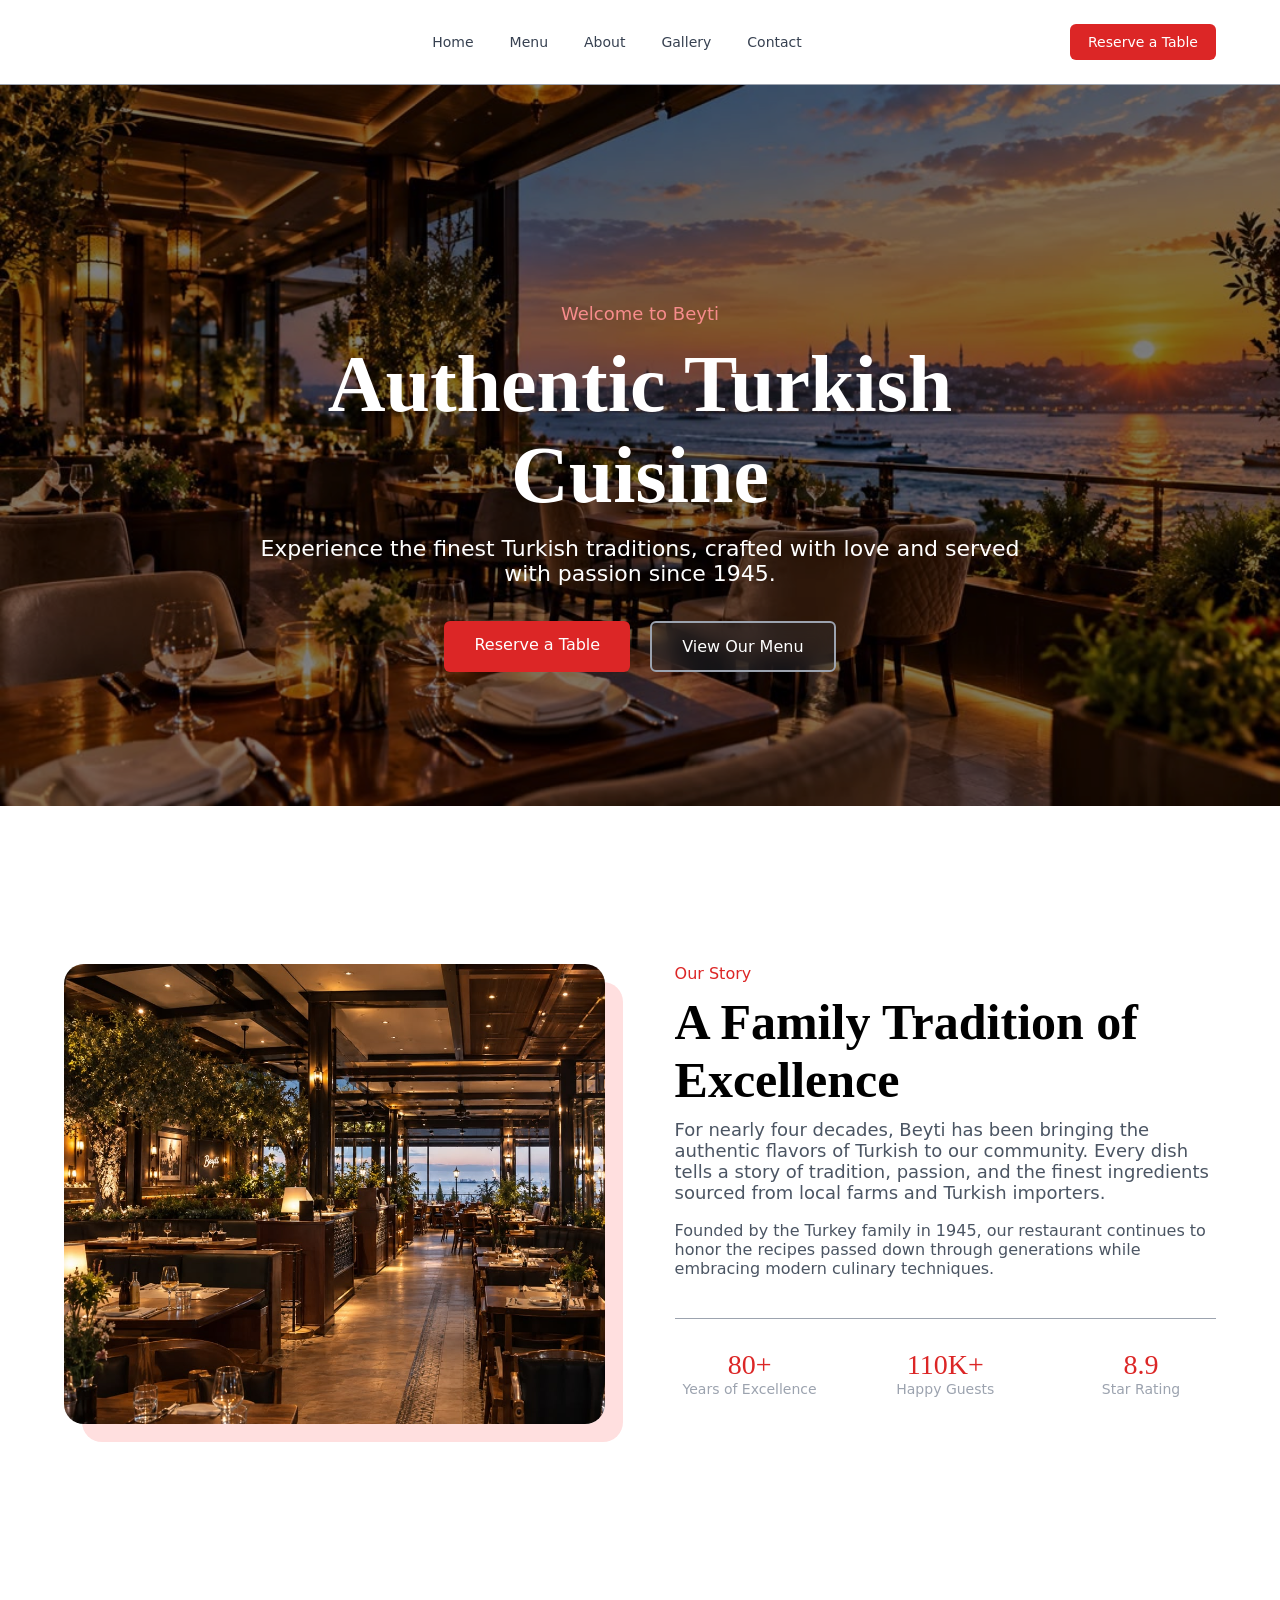
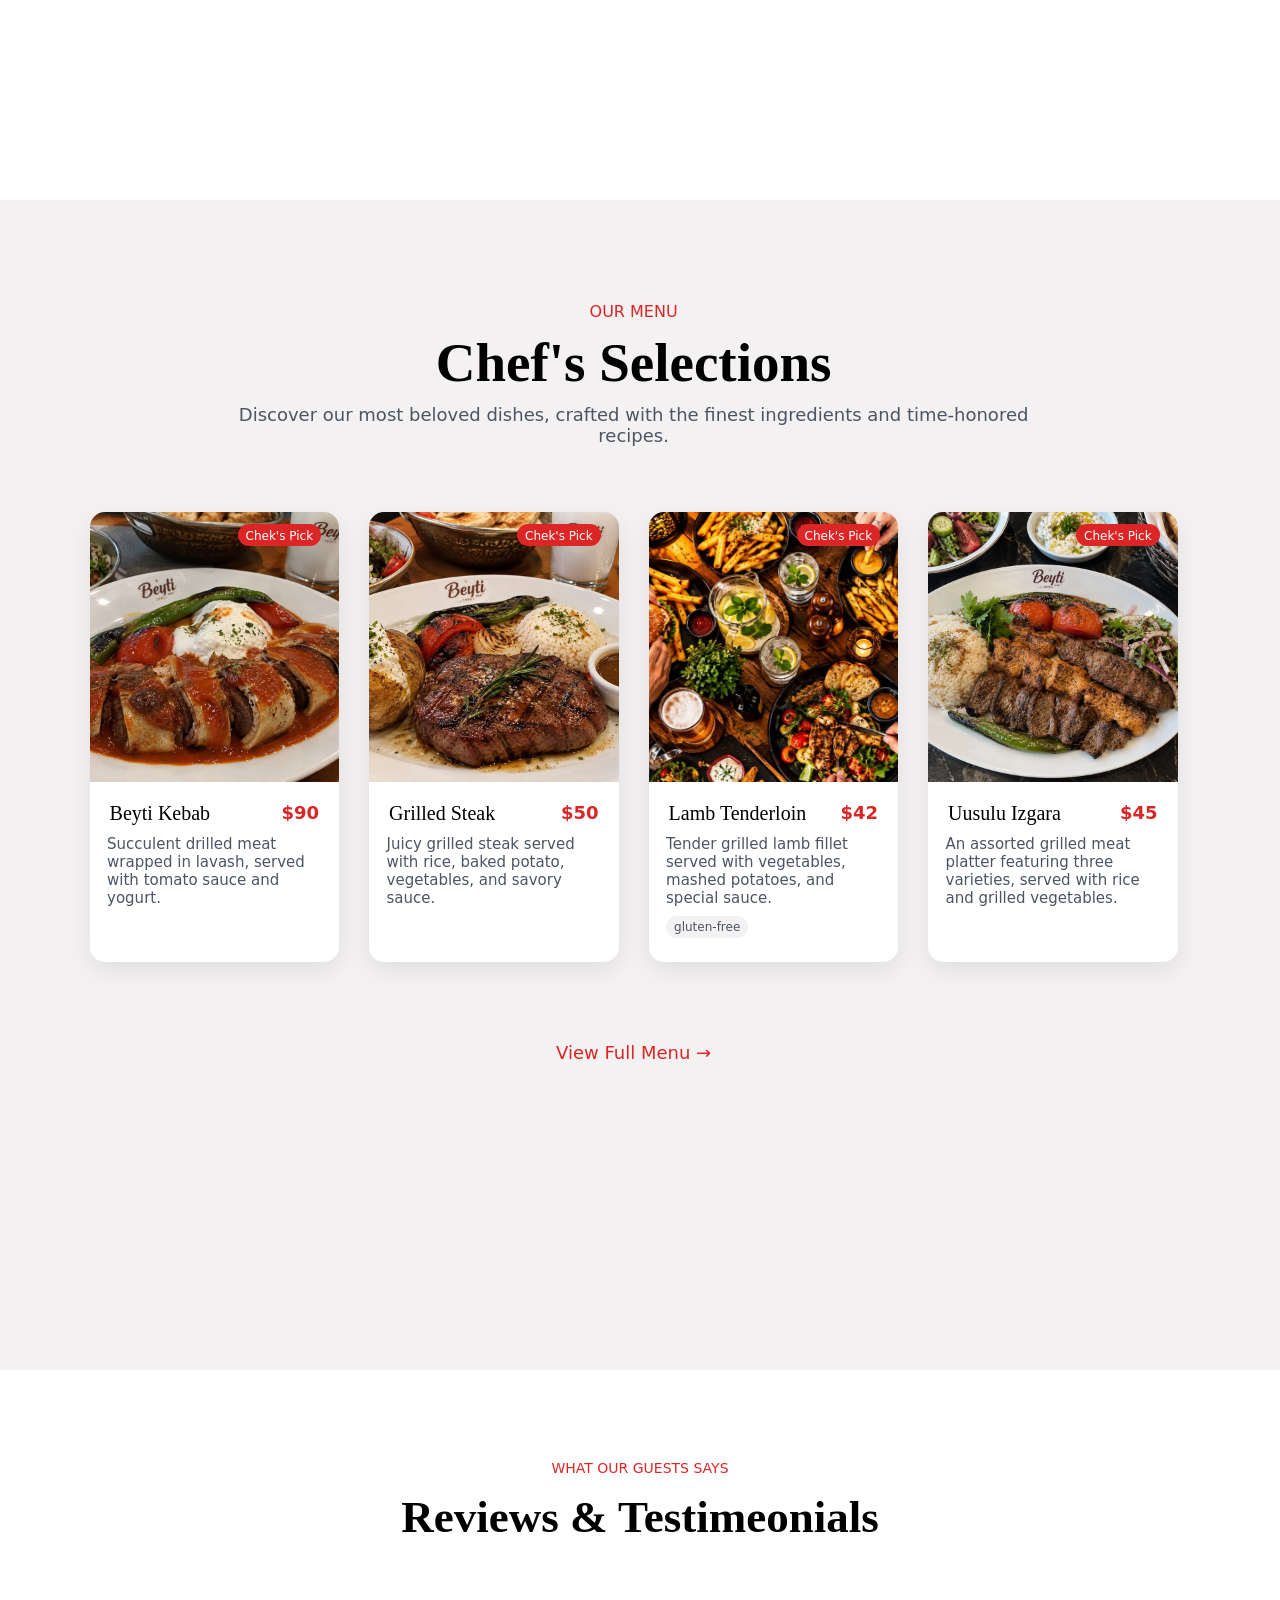
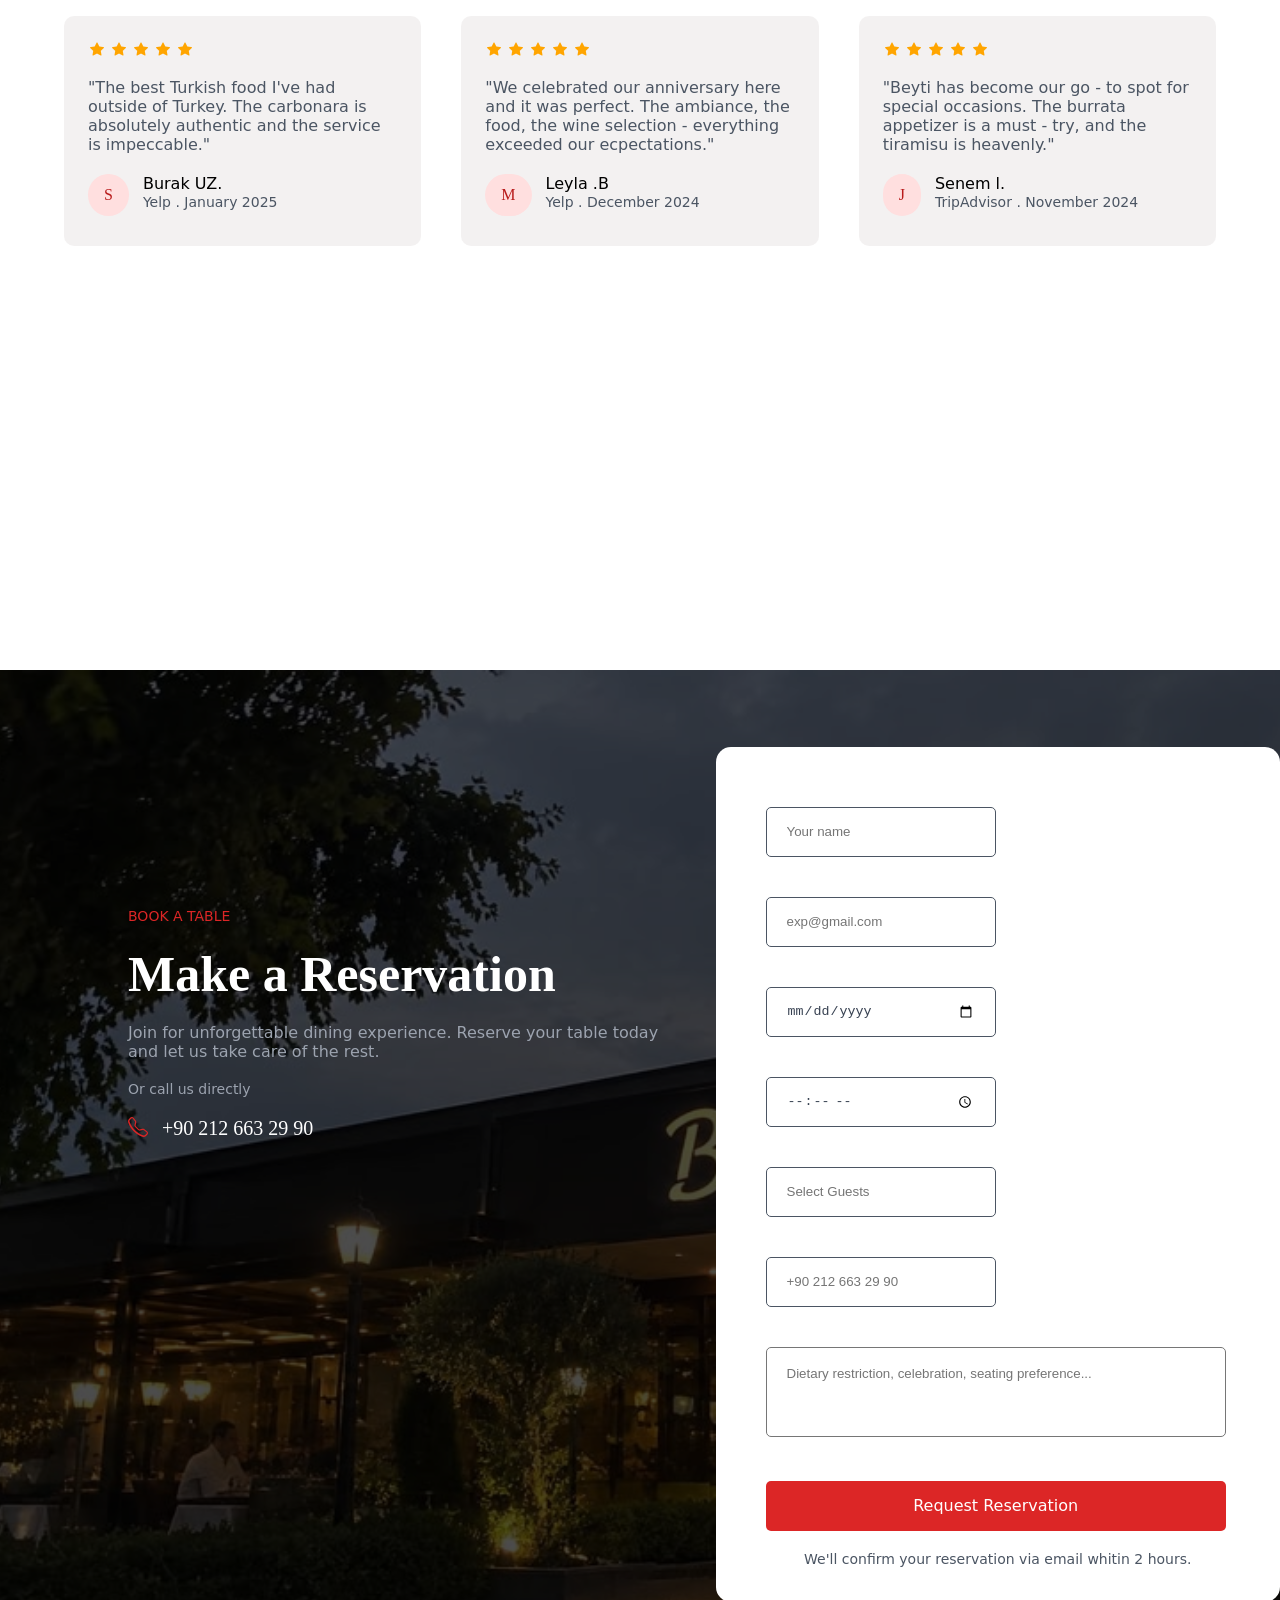
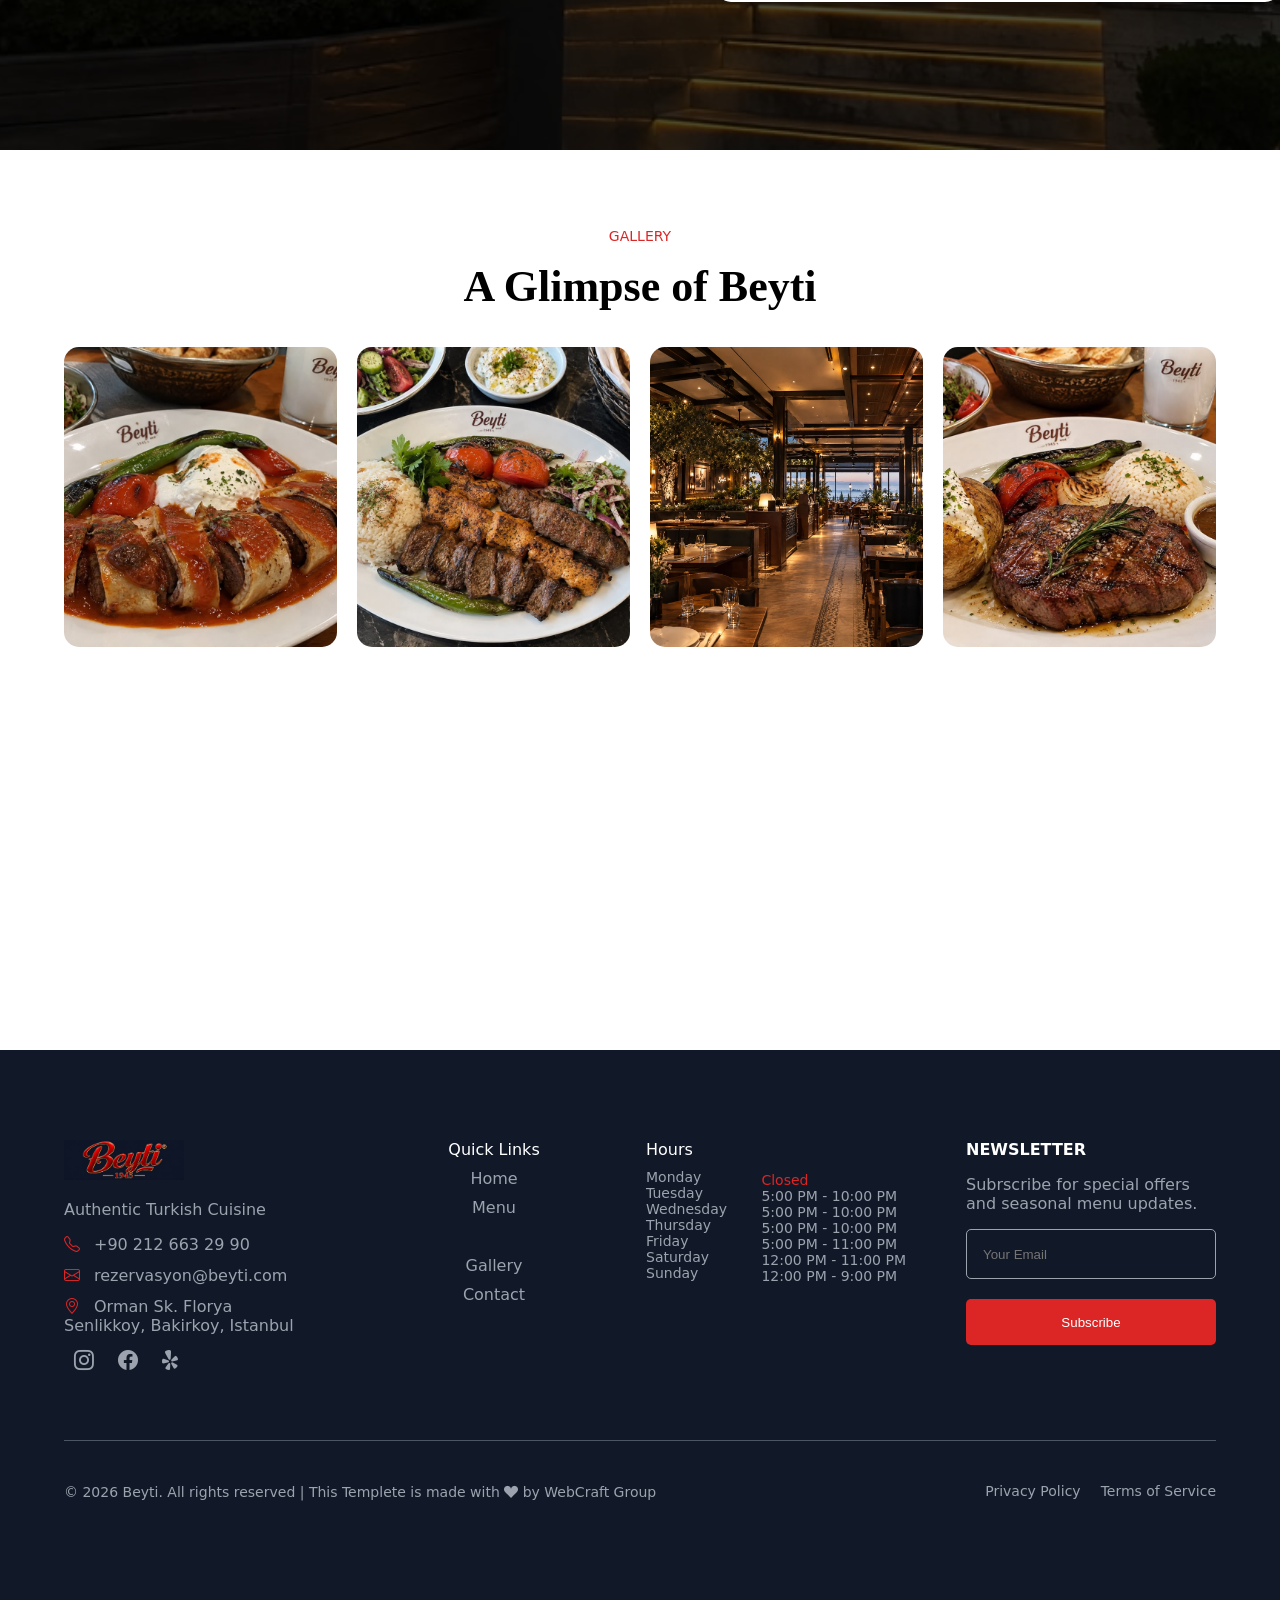
<file: index.html>
<!DOCTYPE html>
<html lang="en">
<head>
    <meta charset="UTF-8">
    <meta name="viewport" content="width=device-width, initial-scale=1.0">
    <title>Beyti | Authentic Turkish Restaurant</title>
    <link rel="stylesheet" href="assets/css/normalize.css">
    <link rel="stylesheet" href="assets/css/master.css">
    <link rel="stylesheet" href="https://cdn.jsdelivr.net/npm/bootstrap-icons@1.13.1/font/bootstrap-icons.min.css">
    <link rel="icon" href="assets/img/WhatsApp Image 2026-09-13 at 4.40.24 PM.jpeg">
</head>
<body>
    <header id="Head_Hero">
        <figure>
            <nav>
                <div>
                    <figure><img src="assets/img/WhatsApp Image 2026-09-18 at 2.43.49 PM (1).jpeg" alt=""></figure>
                    <input type="checkbox" id="menu">
                    <label for="menu" class="hamburger">☰</label>

                    <ul class="nav-links"> 
                        <li><a href="#">Home</a></li>
                        <li><a href="menu.html">Menu</a></li>
                        <li><a href="about.html">About</a></li>
                        <li><a href="gallery.html">Gallery</a></li>
                        <li><a href="contact.html">Contact</a></li>
                    </ul>
                    <a href="#Contact_Us">Reserve a Table</a>
                </div>
            </nav>
            <figure>
                <img src="assets/img/WhatsApp Image 2026-09-18 at 2.13.52 PM (1).jpeg" alt="">
                <div class="details">
                    <span>Welcome to Beyti</span>
                    <h1>Authentic Turkish Cuisine</h1>
                    <p>Experience the finest Turkish traditions, crafted with love and served <br> with passion since 1945.</p>
                    <section>
                        <a href="#Contact_Us">Reserve a Table</a>
                        <a href="#Our_Menu">View Our Menu</a>
                    </section>
                </div>
            </figure>
        </figure>
    </header>
    <!-- ____End_Of_Head_Hero____ -->


    <section id="Our_Story">
        <div>
            <figure>
                <img src="assets/img/WhatsApp Image 2026-09-18 at 1.13.49 PM (1).jpeg" alt="">
            </figure>
            <article>
                <span>Our Story</span>
                <h2>A Family Tradition of <br> Excellence</h2>
                <p>For nearly four decades, Beyti has been bringing the authentic flavors of Turkish to our community. Every dish tells a story of tradition, passion, and the finest ingredients sourced from local farms and Turkish importers.</p>
                <p>Founded by the Turkey family in 1945, our restaurant continues to honor the recipes passed down through generations while embracing modern culinary techniques.</p>
                <section>
                    <div>
                        <span>80+</span>
                        <p>Years of Excellence</p>
                    </div>
                    <div>
                        <span>110K+</span>
                        <p>Happy Guests</p>
                    </div>
                    <div>
                        <span>8.9</span>
                        <p>Star Rating</p>
                    </div>
                </section>
            </article>
        </div>
    </section>
    <!-- ____End_Of_Our_Story____ -->


    <section id="Our_Menu">
        <div>
            <section class="data">
                <span>Our Menu</span>
                <h2>Chef's Selections</h2>
                <p>Discover our most beloved dishes, crafted with the finest ingredients and time-honored <br> recipes.</p>
            </section>
            <section class="menu">
                <article>
                    <figure>
                        <img src="assets/img/WhatsApp Image 2026-09-18 at 2.13.52 PM (2).jpeg" alt="">
                        <div>
                            <span>Chek's Pick</span>
                        </div>
                    </figure>
                    <div>
                        <p>Beyti Kebab</p>
                        <span>$90</span>
                    </div>
                    <p>Succulent drilled meat wrapped in lavash, served with tomato sauce and yogurt.</p>
                </article>
                <article>
                    <figure>
                        <img src="assets/img/WhatsApp Image 2026-09-18 at 2.13.51 PM.jpeg" alt="">
                        <div>
                            <span>Chek's Pick</span>
                        </div>
                    </figure>
                    <div>
                        <p>Grilled Steak</p>
                        <span>$50</span>
                    </div>
                    <p>Juicy grilled steak served with rice, baked potato, vegetables, and savory sauce.</p>
                </article>
                <article>
                    <figure>
                        <img src="assets/img/WhatsApp Image 2026-09-22 at 5.57.11 AM.jpeg" alt="">
                        <div>
                            <span>Chek's Pick</span>
                        </div>
                    </figure>
                    <div>
                        <p>Lamb Tenderloin</p>
                        <span>$42</span>
                    </div>
                    <p>Tender grilled lamb fillet served with vegetables, mashed potatoes, and special sauce.</p>
                    <span>gluten-free</span>
                </article>
                <article>
                    <figure>
                        <img src="assets/img/WhatsApp Image 2026-09-18 at 2.13.52 PM.jpeg" alt="">
                        <div>
                            <span>Chek's Pick</span>
                        </div>
                    </figure>
                    <div>
                        <p>Uusulu Izgara</p>
                        <span>$45</span>
                    </div>
                    <p>An assorted grilled meat platter featuring three varieties, served with rice and grilled vegetables.</p>
                </article>
            </section>
            <section class="view_menu">
                <a href="menu.html">View Full Menu →</a>
            </section>
        </div>
    </section>
    <!-- ____End_Of_Our_Menu____ -->


    <section id="People_Idea">
        <div>
            <section class="content">
                <p>What Our Guests Says</p>
                <h2>Reviews & Testimeonials</h2>
            </section>
            <section class="messseges">
                <article>
                    <i class="bi bi-star-fill"></i>
                    <i class="bi bi-star-fill"></i>
                    <i class="bi bi-star-fill"></i>
                    <i class="bi bi-star-fill"></i>
                    <i class="bi bi-star-fill"></i>
                    <p>"The best Turkish food I've had outside of Turkey. The carbonara is absolutely authentic and the service is impeccable."</p>
                    <div>
                        <p>S</p>
                        <div>
                            <h4>Burak UZ. </h4>
                            <span>Yelp . January 2025</span>
                        </div>
                    </div>
                </article>
                <article>
                    <i class="bi bi-star-fill"></i>
                    <i class="bi bi-star-fill"></i>
                    <i class="bi bi-star-fill"></i>
                    <i class="bi bi-star-fill"></i>
                    <i class="bi bi-star-fill"></i>
                    <p>"We celebrated our anniversary here and it was perfect. The ambiance, the food, the wine selection - everything exceeded our ecpectations."</p>
                    <div>
                        <p>M</p>
                        <div>
                            <h4>Leyla .B</h4>
                            <span>Yelp . December 2024</span>
                        </div>
                    </div>
                </article>
                <article>
                    <i class="bi bi-star-fill"></i>
                    <i class="bi bi-star-fill"></i>
                    <i class="bi bi-star-fill"></i>
                    <i class="bi bi-star-fill"></i>
                    <i class="bi bi-star-fill"></i>
                    <p>"Beyti has become our go - to spot for special occasions. The burrata appetizer is a must - try, and the tiramisu is heavenly."</p>
                    <div>
                        <p>J</p>
                        <div>
                            <h4>Senem l.</h4>
                            <span>TripAdvisor . November 2024</span>
                        </div>
                    </div>
                </article>
            </section>
        </div>
    </section>
    <!-- ____End_Of_People_Idea____ -->


    <section id="Contact_Us">
        <img src="assets/img/WhatsApp Image 2026-09-18 at 1.13.49 PM.jpeg" alt="">
        <div>
            <section class="data">
                <span>book a table</span>
                <h2>Make a Reservation</h2>
                <p>Join for unforgettable dining experience. Reserve your table today and let us take care of the rest.</p>
                <p>Or call us directly</p>
                <div>
                    <i class="bi bi-telephone"></i>
                    <a href="">+90 212 663 29 90</a>
                </div>
            </section>
            <section class="form">
                <form action="">
                    <input type="text" name="" id="" placeholder="Your name">
                    <input type="email" name="" id="" placeholder="exp@gmail.com">
                    <input type="date" name="" id="">
                    <input type="time" name="" id="">
                    <input type="number" name="" id="" placeholder="Select Guests">
                    <input type="tel" name="" id="" placeholder="+90 212 663 29 90">
                    <textarea name="" id="" placeholder="Dietary restriction, celebration, seating preference..."></textarea>
                    <button type="submit">Request Reservation</button>
                    <p>We'll confirm your reservation via email whitin 2 hours.</p>
                </form>
            </section>
        </div>
    </section>
    <!-- ____End_Of_Contact_Us____ -->


    <section id="Gallery">
        <div>
            <section class="more_details">
                <span>GALLERY</span>
                <h2>A Glimpse of Beyti</h2>
            </section>
            <section class="gallery">
                <div>
                    <figure><img src="assets/img/WhatsApp Image 2026-09-18 at 2.13.52 PM (2).jpeg" alt=""></figure>
                    <figure><img src="assets/img/WhatsApp Image 2026-09-18 at 2.13.52 PM.jpeg" alt=""></figure>
                    <figure><img src="assets/img/WhatsApp Image 2026-09-18 at 1.13.49 PM (1).jpeg" alt=""></figure>
                    <figure><img src="assets/img/WhatsApp Image 2026-09-18 at 2.13.51 PM.jpeg" alt=""></figure>
                </div>
            </section>
        </div>
    </section>
    <!-- ____End_Of_gallery____ -->


    <footer id="Quick_Links">
        <div>
            <section class="links">
                <div>
                    <section>
                        <img src="assets/img/WhatsApp Image 2026-09-18 at 8.03.39 PM.jpeg" alt="">
                        <p>Authentic Turkish Cuisine</p>
                        <section>
                            <div>
                                <i class="bi bi-telephone"></i>
                                <a href="">+90 212 663 29 90</a>
                            </div>
                            <div>
                                <i class="bi bi-envelope"></i>
                                <a href="">rezervasyon@beyti.com</a>
                            </div>
                            <div>
                                <i class="bi bi-geo-alt"></i>
                                <span>Orman Sk. Florya <br>Senlikkoy, Bakirkoy, Istanbul</span>
                            </div>
                        </section>
                        <div>
                            <i class="bi bi-instagram"></i>
                            <i class="bi bi-facebook"></i>
                            <i class="bi bi-yelp"></i>
                        </div>
                    </section>
                    <section>
                        <ul>
                            <li>Quick Links</li>
                            <li><a href="#">Home</a></li>
                            <li><a href="menu.html">Menu</a></li>
                            <li><a href="about.html"></a></li>
                            <li><a href="gallery.html">Gallery</a></li>
                            <li><a href="contact.html">Contact</a></li>
                        </ul>
                    </section>
                    <section>
                        <ul>
                            <li>Hours</li>
                            <li>Monday</li>
                            <li>Tuesday</li>
                            <li>Wednesday</li>
                            <li>Thursday</li>
                            <li>Friday</li>
                            <li>Saturday</li>
                            <li>Sunday</li>
                        </ul>
                        <ul>
                            <li>Closed</li>
                            <li>5:00 PM - 10:00 PM</li>
                            <li>5:00 PM - 10:00 PM</li>
                            <li>5:00 PM - 10:00 PM</li>
                            <li>5:00 PM - 11:00 PM</li>
                            <li>12:00 PM - 11:00 PM</li>
                            <li>12:00 PM - 9:00 PM</li>
                        </ul>
                    </section>
                    <section>
                        <h4>NEWSLETTER</h4>
                        <p>Subrscribe for special offers and seasonal menu updates.</p>
                        <form action="">
                            <input type="email" name="" id="" placeholder="Your Email">
                            <button type="submit">Subscribe</button>
                        </form>
                    </section>
                </div>
            </section>
            <section class="footer_content">
                <div>
                    <p>© 2026 Beyti. All rights reserved | This Templete is made with <i class="bi bi-suit-heart-fill"></i> by WebCraft Group</p>
                </div>
                <div>
                    <a href="">Privacy Policy</a>
                    <a href="">Terms of Service</a>
                </div>
            </section>
        </div>
    </footer>
    <!-- ____End_Of_Quick_Links____ -->
     <script src="home.js"></script>
</body>
</html>
</file>
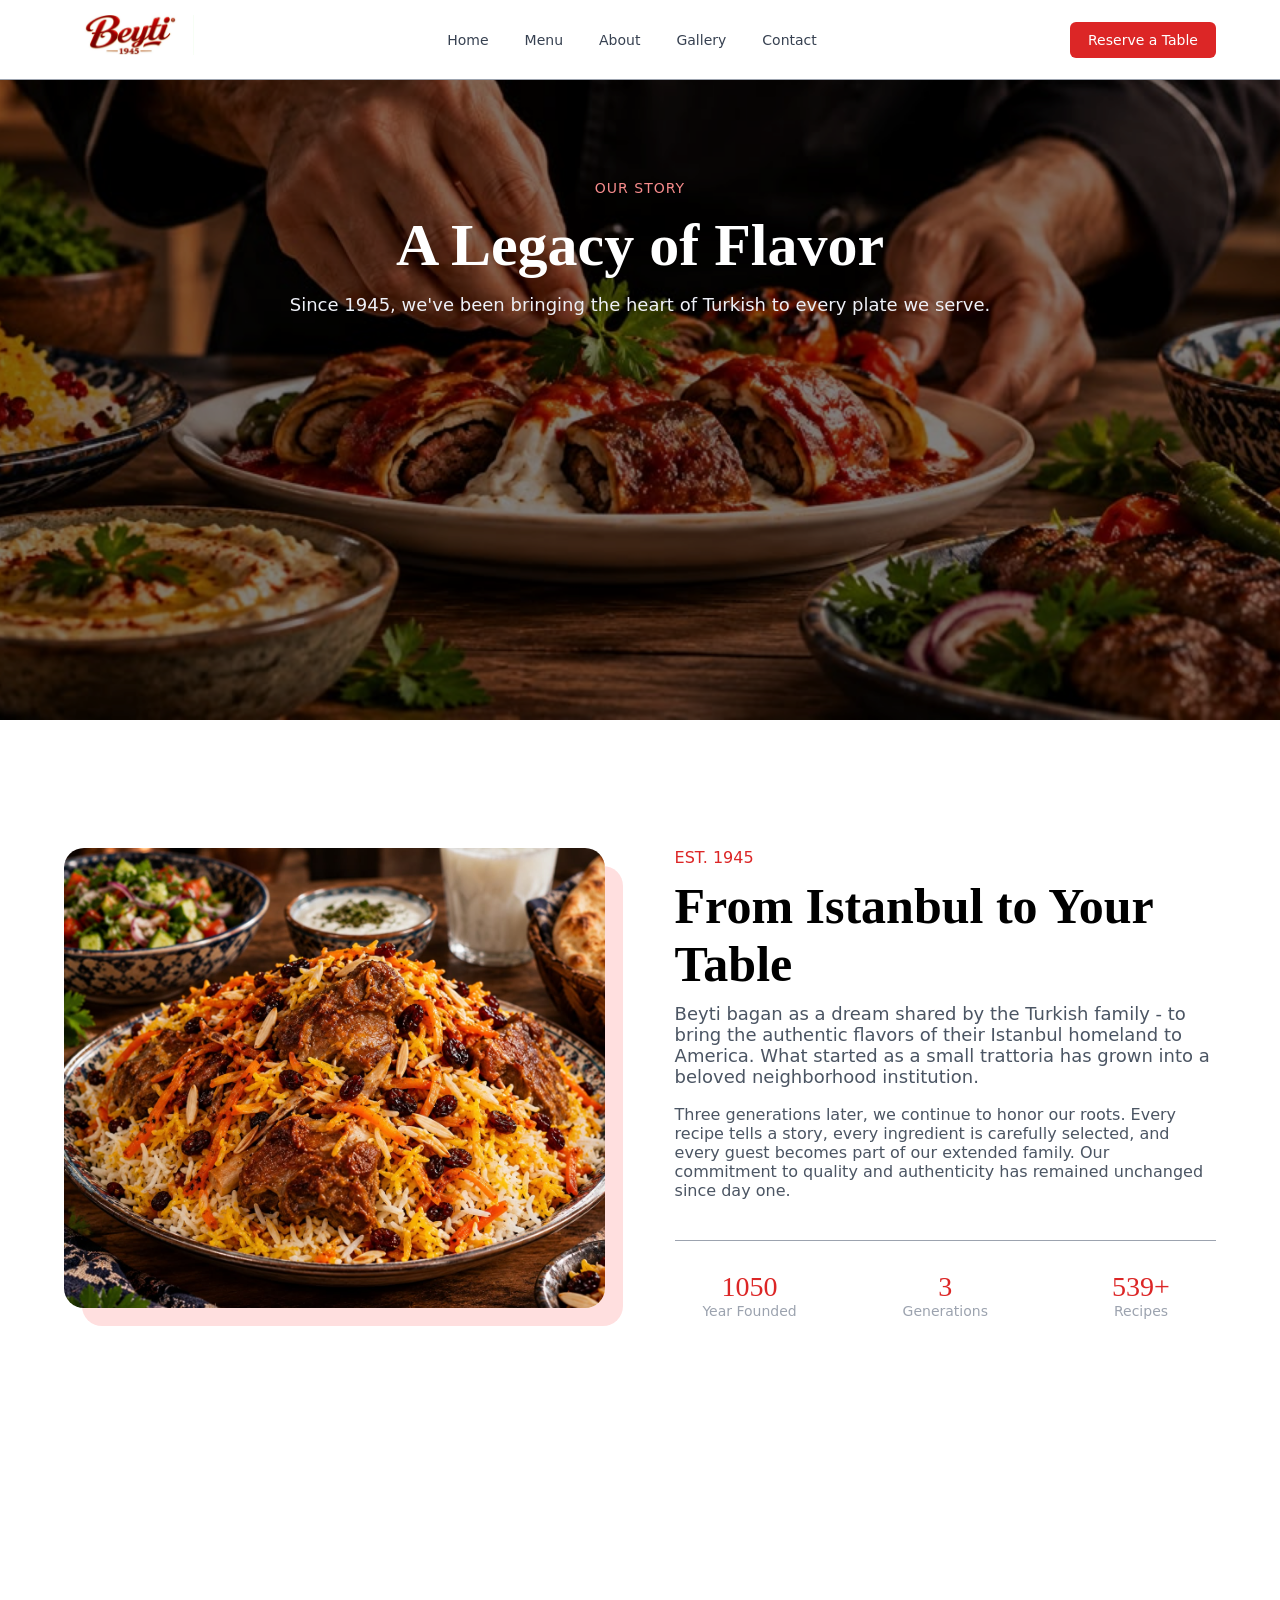
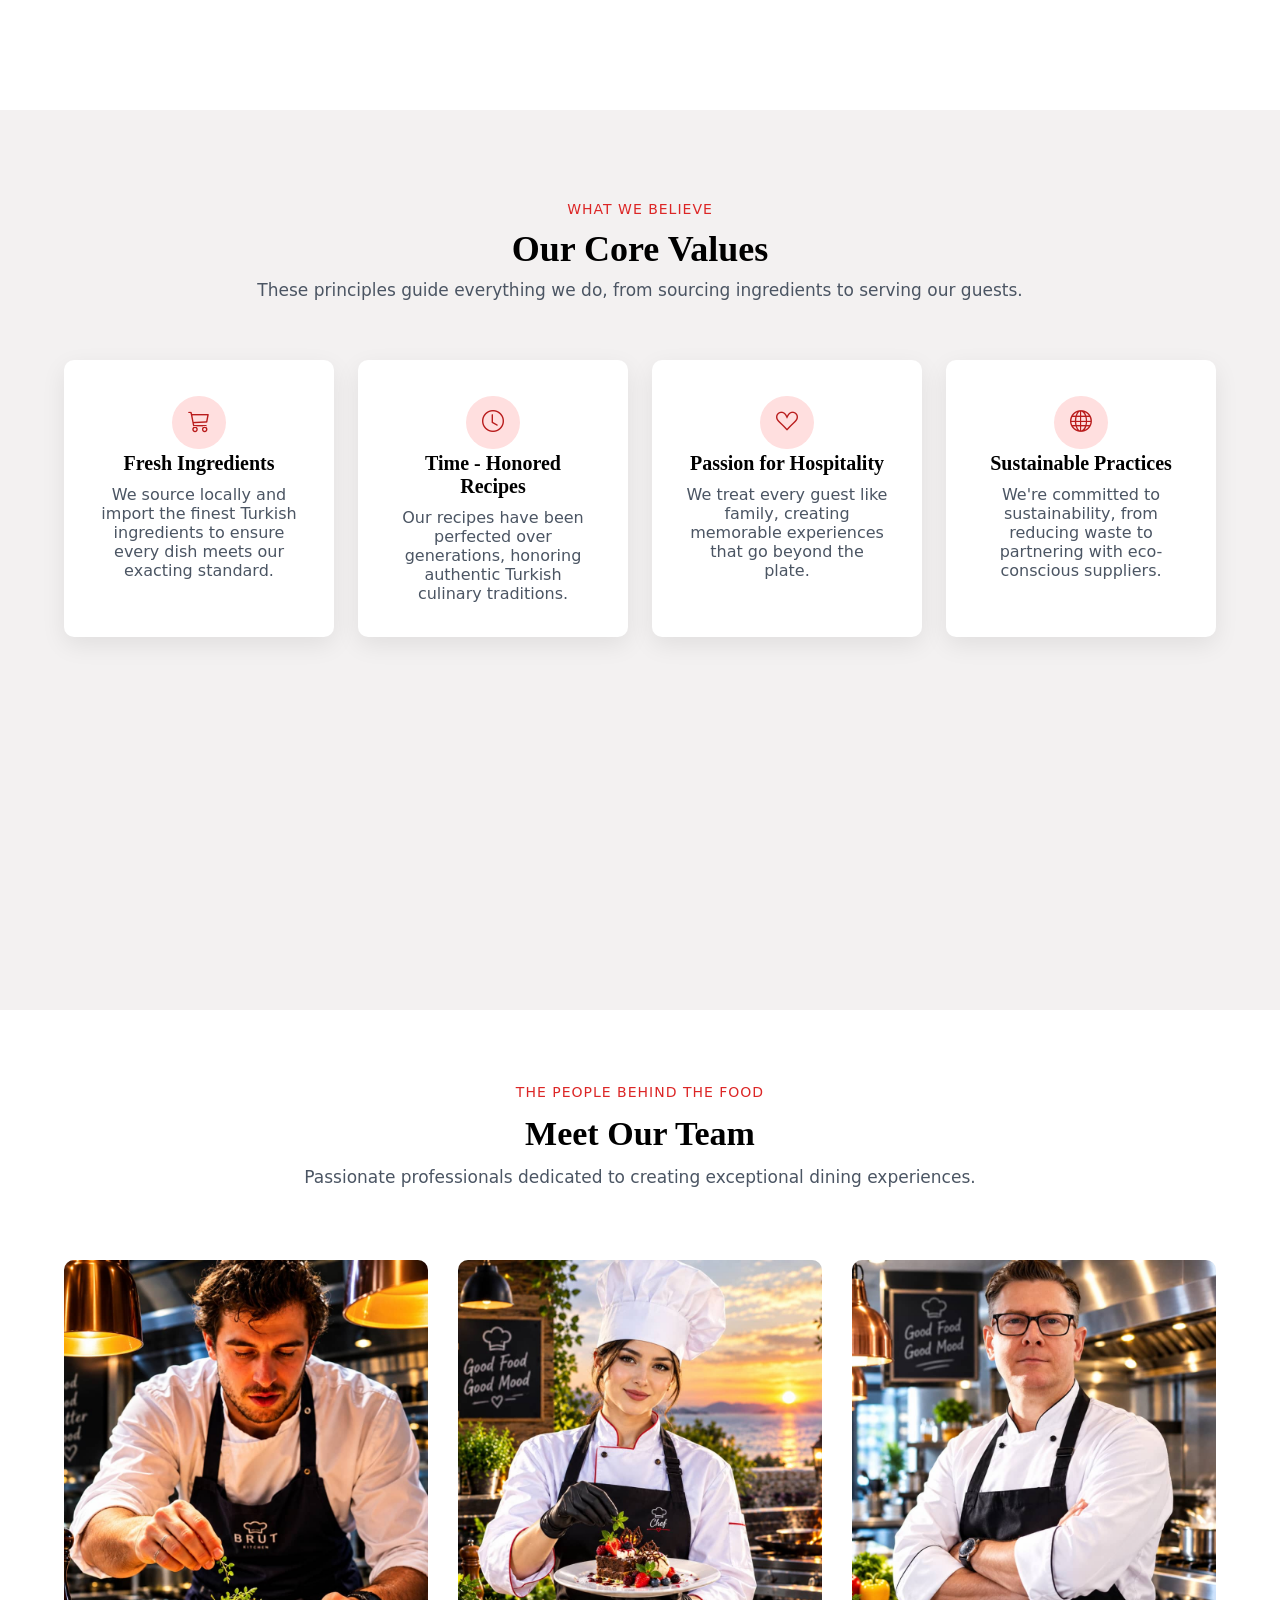
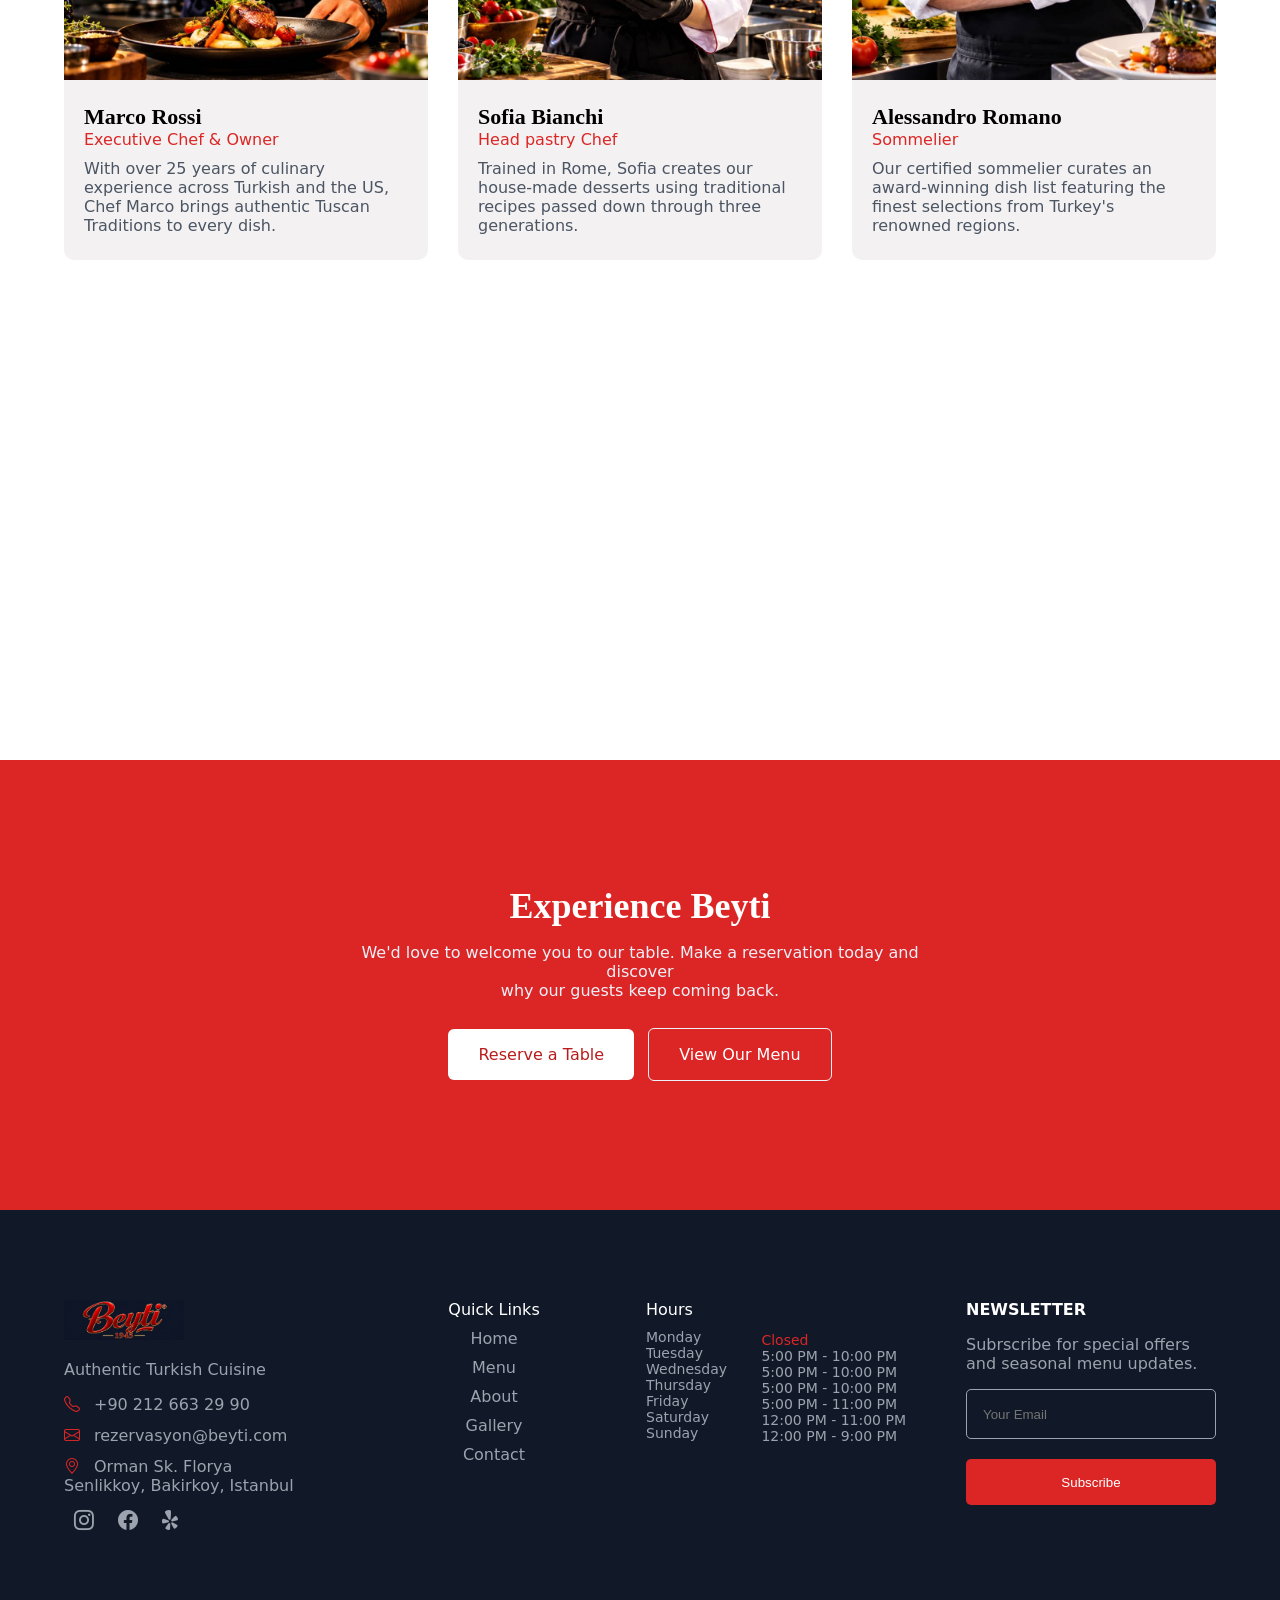
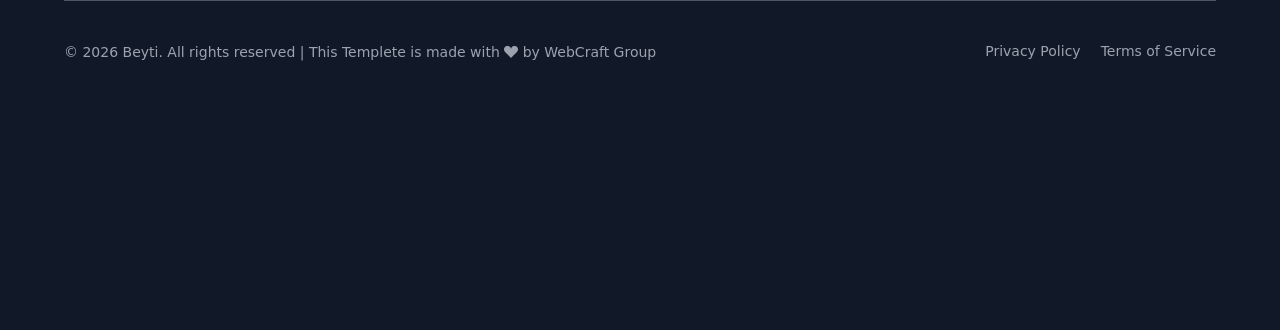
<file: about.html>
<!DOCTYPE html>
<html lang="en">
<head>
    <meta charset="UTF-8">
    <meta name="viewport" content="width=device-width, initial-scale=1.0">
    <title>Beyti | Authentic Italian Cuisine</title>
    <link rel="stylesheet" href="assets/css/normalize.css">
    <link rel="stylesheet" href="assets/css/master.css">
    <link rel="stylesheet" href="https://cdn.jsdelivr.net/npm/bootstrap-icons@1.13.1/font/bootstrap-icons.min.css">
    <link rel="icon" href="assets/img/IMG-20260918-WA0032.jpg">
</head>
<body>
    <header id="About_Head">
        <img src="assets/img/WhatsApp Image 2026-09-19 at 2.58.19 PM.jpeg" alt="">
        <section>
            <nav>
                <div>
                    <figure><img src="assets/img/WhatsApp Image 2026-09-18 at 2.43.49 PM (1).jpeg" alt=""></figure>
                    <input type="checkbox" id="menu">
                    <label for="menu" class="hamburger">☰</label>

                    <ul class="nav-links"> 
                        <li><a href="index.html">Home</a></li>
                        <li><a href="menu.html">Menu</a></li>
                        <li><a href="#">About</a></li>
                        <li><a href="gallery.html">Gallery</a></li>
                        <li><a href="contact.html">Contact</a></li>
                    </ul>
                    <a href="">Reserve a Table</a>
                </div>
            </nav>
            <div>
                <span>OUR STORY</span>
                <h1>A Legacy of Flavor</h1>
                <p>Since 1945, we've been bringing the heart of Turkish to every plate we serve.</p>
            </div>
        </section>
    </header>
    <!-- ____End_Of_About_Head____ -->


    <section id="About_Photo">
        <div>
            <figure>
                <img src="assets/img/WhatsApp Image 2026-09-19 at 2.58.19 PM (1).jpeg" alt="">
            </figure>
            <article>
                <span>EST. 1945</span>
                <h2>From Istanbul to Your <br>Table</h2>
                <p>Beyti bagan as a dream shared by the Turkish family - to bring the authentic flavors of their Istanbul homeland to America. What started as a small trattoria has grown into a beloved neighborhood institution.</p>
                <p>Three generations later, we continue to honor our roots. Every recipe tells a story, every ingredient is carefully selected, and every guest becomes part of our extended family. Our commitment to quality and authenticity has remained unchanged since day one.</p>
                <section>
                    <div>
                        <span>1945</span>
                        <p>Year Founded</p>
                    </div>
                    <div>
                        <span>6</span>
                        <p>Generations</p>
                    </div>
                    <div>
                        <span>1000+</span>
                        <p>Recipes</p>
                    </div>
                </section>
            </article>
        </div>
    </section>
    <!-- ____End_Of_About_Photo____ -->


    <section id="Our_Core_Values">
        <main>
            <div class="head_content">
                <span>WHAT WE BELIEVE</span>
                <h2>Our Core Values</h2>
                <p>These principles guide everything we do, from sourcing ingredients to serving our guests.</p>
            </div>
            <div class="icon_Card">
                <div>
                    <div>
                        <i class="bi bi-cart3"></i>
                    </div>
                    <h3>Fresh Ingredients</h3>
                    <p>We source locally and import the finest Turkish ingredients to ensure every dish meets our exacting standard.</p>
                </div>
                <div>
                    <div>
                        <i class="bi bi-clock"></i>
                    </div>
                    <h3>Time - Honored Recipes</h3>
                    <p>Our recipes have been perfected over generations, honoring authentic Turkish culinary traditions.</p>
                </div>
                <div>
                    <div>
                        <i class="bi bi-suit-heart"></i>
                    </div>
                    <h3>Passion for Hospitality</h3>
                    <p>We treat every guest like family, creating memorable experiences that go beyond the plate.</p>
                </div>
                <div>
                    <div>
                        <i class="bi bi-globe"></i>
                    </div>
                    <h3>Sustainable Practices</h3>
                    <p>We're committed to sustainability, from reducing waste to partnering with eco-conscious suppliers.</p>
                </div>
            </div>
        </main>
    </section>
    <!-- ____End_Of_Our_Core_Values____ -->


    <section id="Our_Cooks">
        <main>
            <div class="cooks_head">
                <div>
                    <span>THE PEOPLE BEHIND THE FOOD</span>
                    <h2>Meet Our Team</h2>
                    <p>Passionate professionals dedicated to creating exceptional dining experiences.</p>
                </div>
            </div>
            <div class="cooks_photo">
                <div>
                    <figure>
                        <img src="assets/img/WhatsApp Image 2026-09-22 at 5.57.38 AM.jpeg" alt="">
                        <div>
                            <h3>Marco Rossi</h3>
                            <span>Executive Chef & Owner</span>
                            <p>With over 25 years of culinary experience across Turkish and the US, Chef Marco brings authentic Tuscan Traditions to every dish.</p>
                        </div>
                    </figure>
                    <figure>
                        <img src="assets/img/WhatsApp Image 2026-09-22 at 5.57.10 AM.jpeg" alt="">
                        <div>
                            <h3>Sofia Bianchi</h3>
                            <span>Head pastry Chef</span>
                            <p>Trained in Rome, Sofia creates our house-made desserts using traditional recipes passed down through three generations.</p>
                        </div>
                    </figure>
                    <figure>
                        <img src="assets/img/WhatsApp Image 2026-09-22 at 5.57.11 AM (2).jpeg" alt="">
                        <div>
                            <h3>Alessandro Romano</h3>
                            <span>Sommelier</span>
                            <p>Our certified sommelier curates an award-winning dish list featuring the finest selections from Turkey's renowned regions.</p>
                        </div>
                    </figure>
                </div>
            </div>
        </main>
    </section>
    <!-- ____End_Of_Our_Cooks____ -->


    <section id="Welcome_Page">
        <div>
            <h2>Experience Beyti</h2>
            <p>We'd love to welcome you to our table. Make a reservation today and discover <br>why our guests keep coming back.</p>
            <div>
                <a href="contact.html">Reserve a Table</a>
                <a href="menu.html">View Our Menu</a>
            </div>
        </div>
    </section>
    <!-- ____End_Of_Welcome_Page____ -->

    
    <footer id="Quick_Links">
        <div>
            <section class="links">
                <div>
                    <section>
                        <img src="assets/img/WhatsApp Image 2026-09-18 at 8.03.39 PM.jpeg" alt="">
                        <p>Authentic Turkish Cuisine</p>
                        <section>
                            <div>
                                <i class="bi bi-telephone"></i>
                                <a href="">+90 212 663 29 90</a>
                            </div>
                            <div>
                                <i class="bi bi-envelope"></i>
                                <a href="">rezervasyon@beyti.com</a>
                            </div>
                            <div>
                                <i class="bi bi-geo-alt"></i>
                                <span>Orman Sk. Florya <br>Senlikkoy, Bakirkoy, Istanbul</span>
                            </div>
                        </section>
                        <div>
                            <i class="bi bi-instagram"></i>
                            <i class="bi bi-facebook"></i>
                            <i class="bi bi-yelp"></i>
                        </div>
                    </section>
                    <section>
                        <ul>
                            <li>Quick Links</li>
                            <li><a href="index.html">Home</a></li>
                            <li><a href="menu.html">Menu</a></li>
                            <li><a href="#">About</a></li>
                            <li><a href="gallery.html">Gallery</a></li>
                            <li><a href="contact.html">Contact</a></li>
                        </ul>
                    </section>
                    <section>
                        <ul>
                            <li>Hours</li>
                            <li>Monday</li>
                            <li>Tuesday</li>
                            <li>Wednesday</li>
                            <li>Thursday</li>
                            <li>Friday</li>
                            <li>Saturday</li>
                            <li>Sunday</li>
                        </ul>
                        <ul>
                            <li>Closed</li>
                            <li>5:00 PM - 10:00 PM</li>
                            <li>5:00 PM - 10:00 PM</li>
                            <li>5:00 PM - 10:00 PM</li>
                            <li>5:00 PM - 11:00 PM</li>
                            <li>12:00 PM - 11:00 PM</li>
                            <li>12:00 PM - 9:00 PM</li>
                        </ul>
                    </section>
                    <section>
                        <h4>NEWSLETTER</h4>
                        <p>Subrscribe for special offers and seasonal menu updates.</p>
                        <form action="">
                            <input type="email" name="" id="" placeholder="Your Email">
                            <button type="submit">Subscribe</button>
                        </form>
                    </section>
                </div>
            </section>
            <section class="footer_content">
                <div>
                    <p>© 2026 Beyti. All rights reserved | This Templete is made with <i class="bi bi-suit-heart-fill"></i> by WebCraft Group</p>
                </div>
                <div>
                    <a href="">Privacy Policy</a>
                    <a href="">Terms of Service</a>
                </div>
            </section>
        </div>
    </footer>
    <!-- ____End_Of_Quick_Links____ -->
     <script src="about.js"></script>
</body>
</html>
</file>
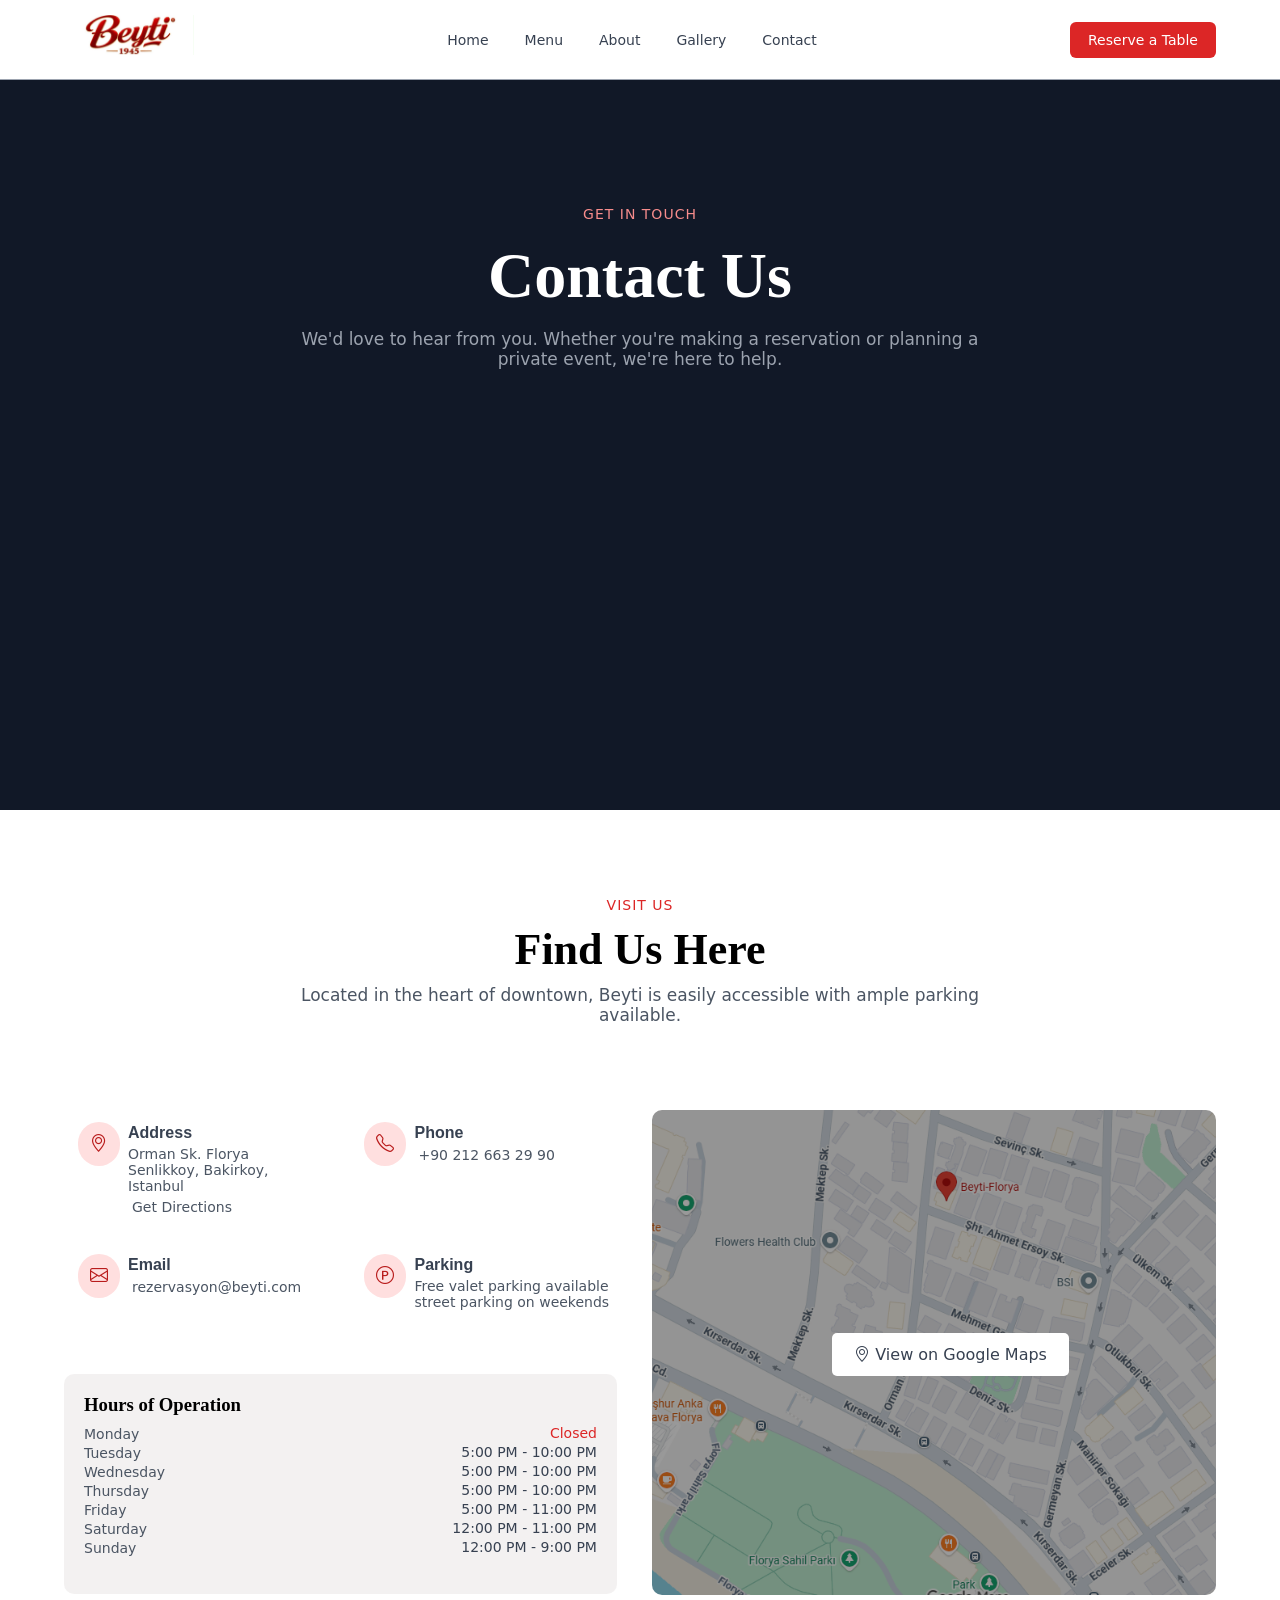
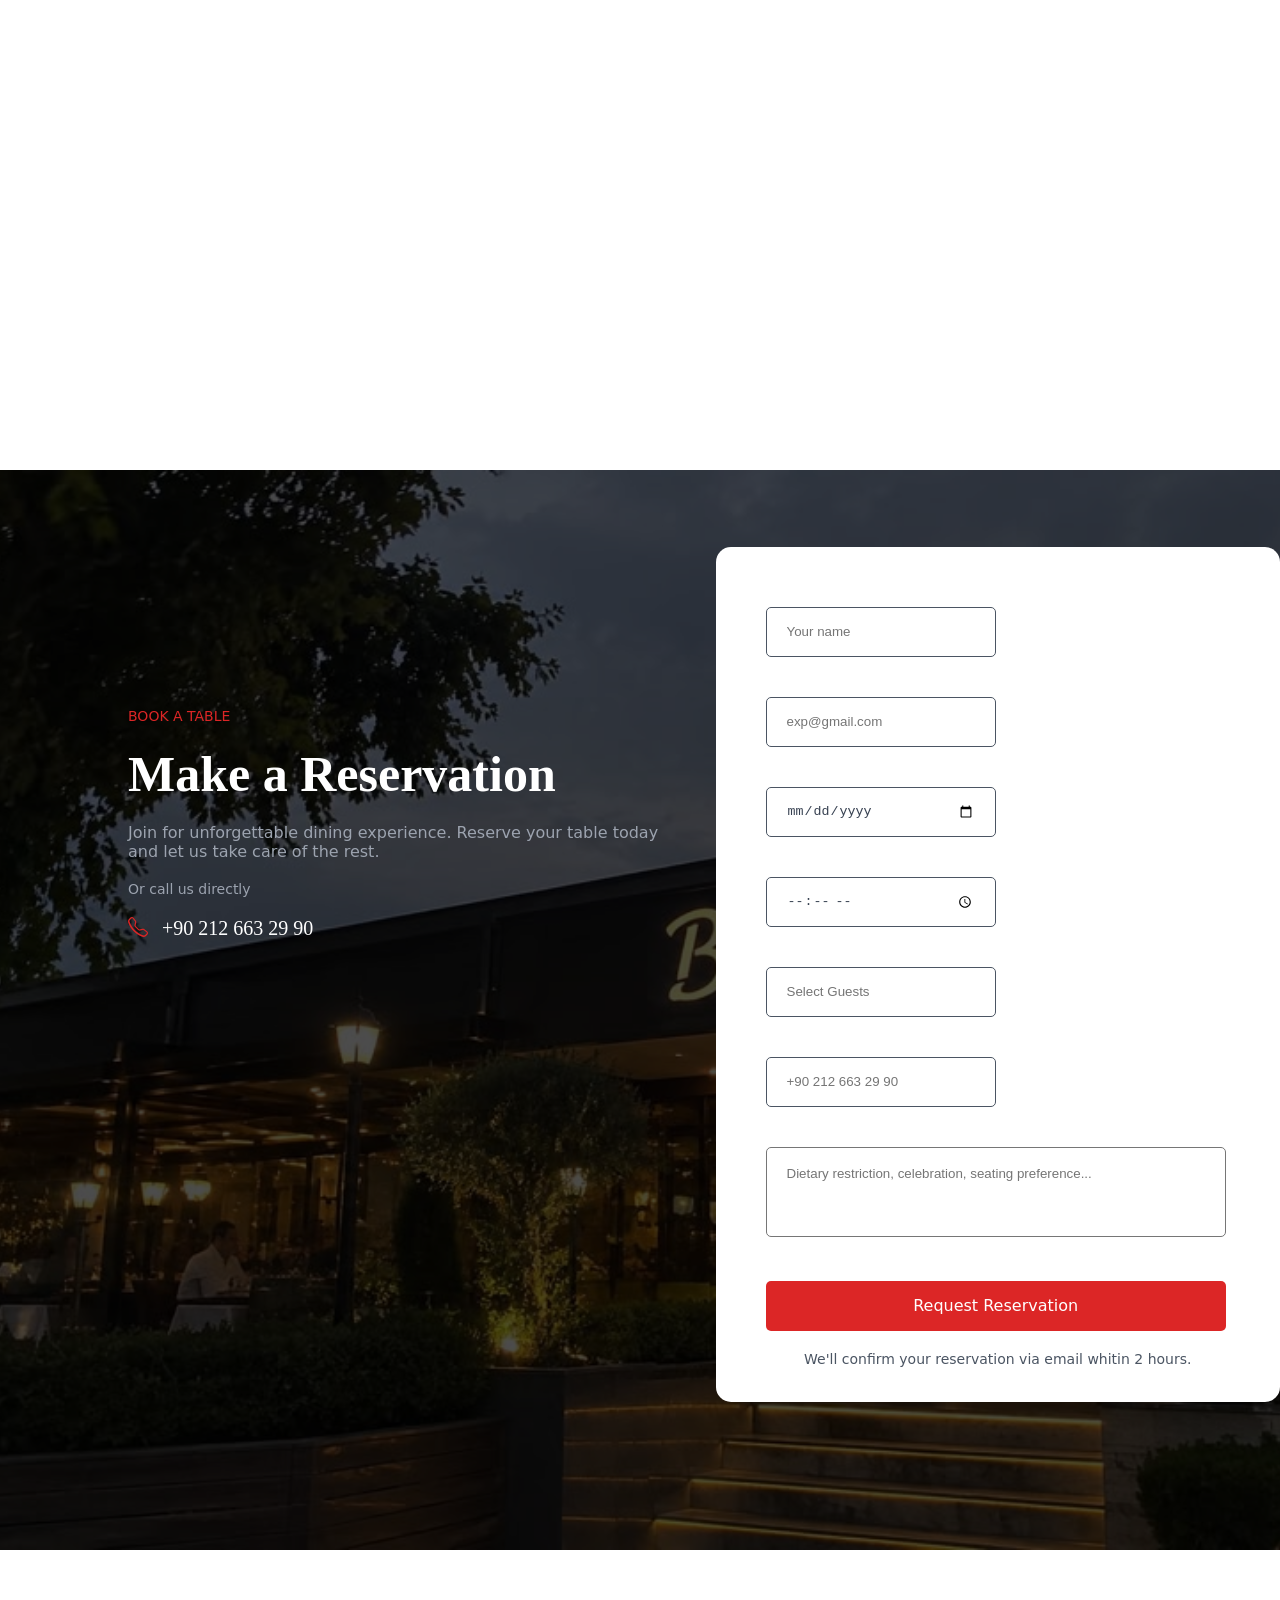
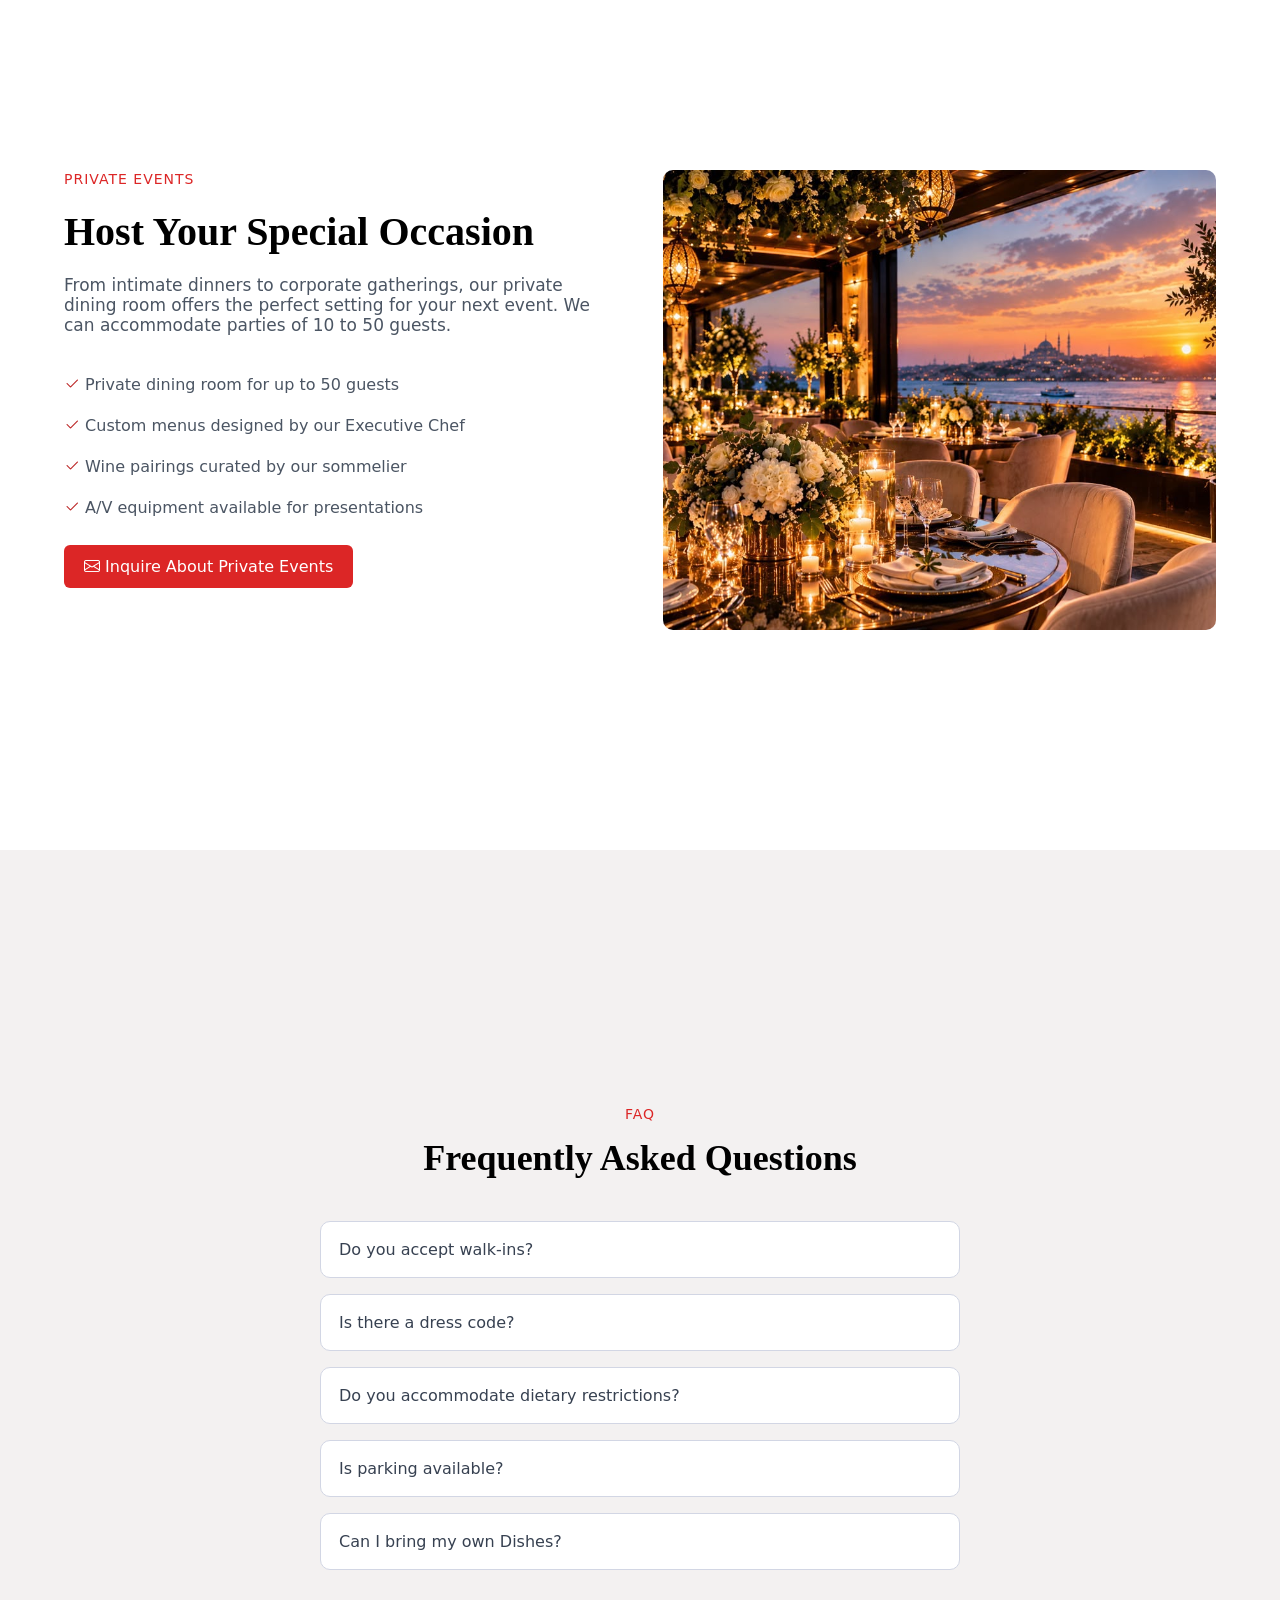
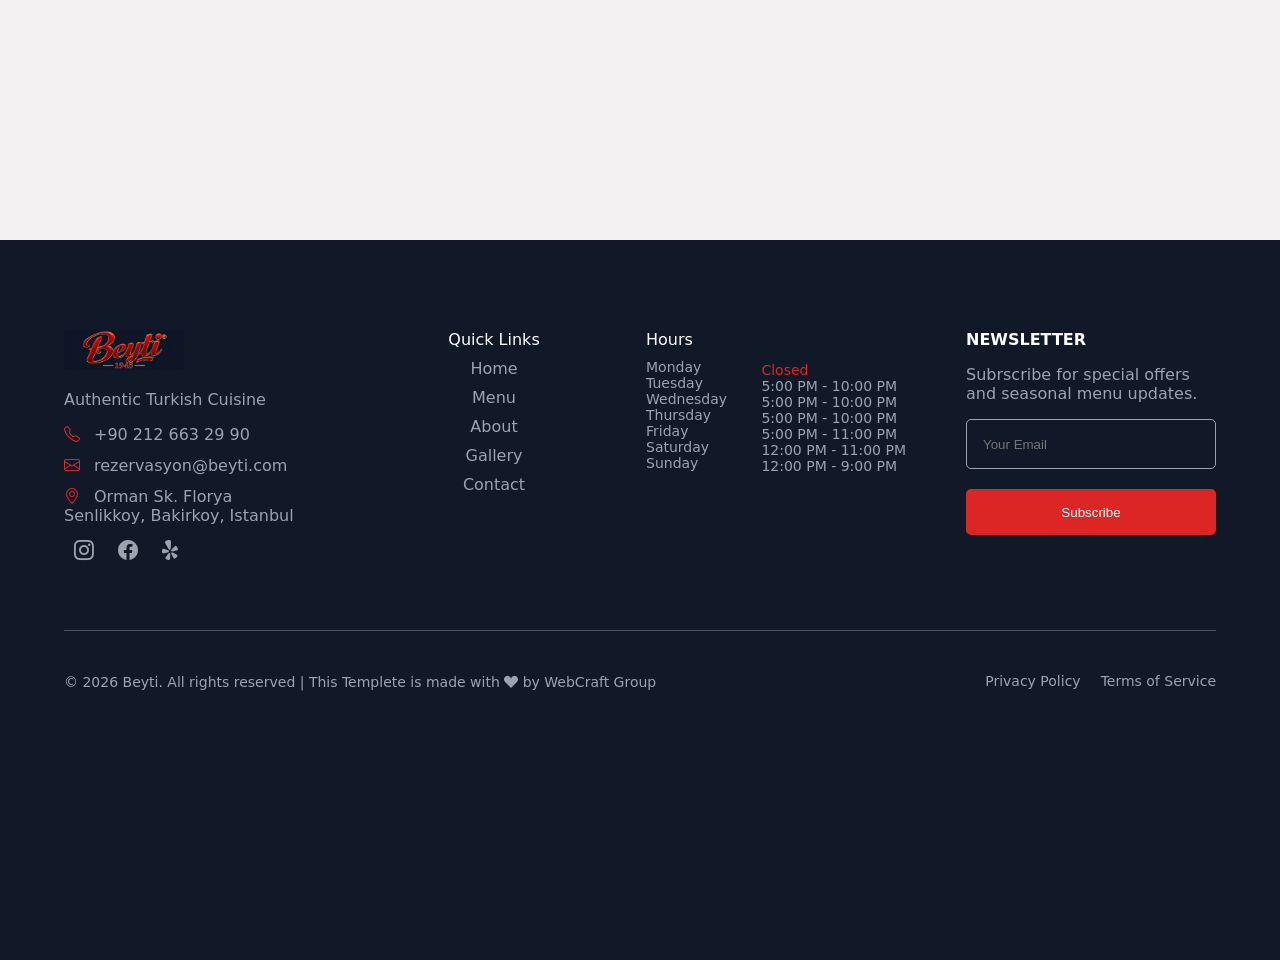
<file: contact.html>
<!DOCTYPE html>
<html lang="en">
<head>
    <meta charset="UTF-8">
    <meta name="viewport" content="width=device-width, initial-scale=1.0">
    <title>Beyti | Authentic Turkish Restaurant</title>
    <link rel="stylesheet" href="assets/css/normalize.css">
    <link rel="stylesheet" href="assets/css/master.css">
    <link rel="stylesheet" href="https://cdn.jsdelivr.net/npm/bootstrap-icons@1.13.1/font/bootstrap-icons.min.css">
    <link rel="icon" href="assets/img/WhatsApp Image 2026-09-13 at 4.40.24 PM.jpeg">
</head>
<body>
    <header id="Contact_Head">
        <section>
            <nav>
                <div>
                    <figure><img src="assets/img/WhatsApp Image 2026-09-18 at 2.43.49 PM (1).jpeg" alt=""></figure>
                    <input type="checkbox" id="menu">
                    <label for="menu" class="hamburger">☰</label>
                
                    <ul class="nav-links"> 
                        <li><a href="index.html">Home</a></li>
                        <li><a href="menu.html">Menu</a></li>
                        <li><a href="about.html">About</a></li>
                        <li><a href="gallery.html">Gallery</a></li>
                        <li><a href="#">Contact</a></li>
                    </ul>
                    <a href="#Contact_Us">Reserve a Table</a>
                </div>
            </nav>
            <div>
                <section>
                    <span>GET IN TOUCH</span>
                    <h1>Contact Us</h1>
                    <p>We'd love to hear from you. Whether you're making a reservation or planning a <br>private event, we're here to help.</p>
                </section>
            </div>
        </section>
    </header>
    <!-- ____End_Of_Contact_Hero____ -->


    <section id="Our_Location">
        <main>
            <section class="lacation_head">
                <div>
                    <span>VISIT US</span>
                    <h2>Find Us Here</h2>
                    <p>Located in the heart of downtown, Beyti is easily accessible with ample parking <br>available.</p>
                </div>
            </section>
            <section class="lacation_map">
                <div class="connections">
                    <div>
                        <div>
                            <div class="icon">
                                <i class="bi bi-geo-alt"></i>
                            </div>
                            <div>
                                <h4>Address</h4>
                                <p>Orman Sk. Florya <br>Senlikkoy, Bakirkoy, Istanbul</p>
                                <a href="">Get Directions</a>
                            </div>
                        </div>
                        <div>
                            <div class="icon">
                                <i class="bi bi-telephone"></i>
                            </div>
                            <div>
                                <h4>Phone</h4>
                                <a href="">+90 212 663 29 90</a>
                            </div>
                        </div>
                        <div>
                            <div class="icon">
                                <i class="bi bi-envelope"></i>
                            </div>
                            <div>
                                <h4>Email</h4>
                                <a href="">rezervasyon@beyti.com</a>
                            </div>
                        </div>
                        <div>
                            <div class="icon">
                                <i class="bi bi-p-circle"></i>
                            </div>
                            <div>
                                <h4>Parking</h4>
                                <p>Free valet parking available street parking on weekends</p>
                            </div>
                        </div>
                    </div>
                    <section>
                        <div>
                            <h3>Hours of Operation</h3>
                            <ul>
                                <li>Monday</li>
                                <li>Tuesday</li>
                                <li>Wednesday</li>
                                <li>Thursday</li>
                                <li>Friday</li>
                                <li>Saturday</li>
                                <li>Sunday</li>
                            </ul>
                        </div>
                        <ul>
                            <li>Closed</li>
                            <li>5:00 PM - 10:00 PM</li>
                            <li>5:00 PM - 10:00 PM</li>
                            <li>5:00 PM - 10:00 PM</li>
                            <li>5:00 PM - 11:00 PM</li>
                            <li>12:00 PM - 11:00 PM</li>
                            <li>12:00 PM - 9:00 PM</li>
                        </ul>
                    </section>
                </div>
                <div class="map">
                    <figure>
                        <img src="assets/img/Beyti - Google Maps - Google Chrome 9_18_2026 3_19_27 PM.png" alt="">
                        <a href=""><i class="bi bi-geo-alt"></i> View on Google Maps</a>
                    </figure>
                </div>
            </section>
        </main>
    </section>
    <!-- ____End_Of_Our_Location____ -->


    <section id="Contact_Us">
        <img src="assets/img/WhatsApp Image 2026-09-18 at 1.13.49 PM.jpeg" alt="">
        <div>
            <section class="data">
                <span>book a table</span>
                <h2>Make a Reservation</h2>
                <p>Join for unforgettable dining experience. Reserve your table today and let us take care of the rest.</p>
                <p>Or call us directly</p>
                <div>
                    <i class="bi bi-telephone"></i>
                    <a href="">+90 212 663 29 90</a>
                </div>
            </section>
            <section class="form">
                <form action="">
                    <input type="text" name="" id="" placeholder="Your name">
                    <input type="email" name="" id="" placeholder="exp@gmail.com">
                    <input type="date" name="" id="">
                    <input type="time" name="" id="">
                    <input type="number" name="" id="" placeholder="Select Guests">
                    <input type="tel" name="" id="" placeholder="+90 212 663 29 90">
                    <textarea name="" id="" placeholder="Dietary restriction, celebration, seating preference..."></textarea>
                    <button type="submit">Request Reservation</button>
                    <p>We'll confirm your reservation via email whitin 2 hours.</p>
                </form>
            </section>
        </div>
    </section>
    <!-- ____End_Of_Contact_Us____ -->


    <section id="Private_Events">
        <div>
            <div>
                <span>Private Events</span>
                <h2>Host Your Special Occasion</h2>
                <p>From intimate dinners to corporate gatherings, our private dining room offers the perfect setting for your next event. We can accommodate parties of 10 to 50 guests.</p>
                <div>
                    <p><i class="bi bi-check2"></i> Private dining room for up to 50 guests</p>
                    <p><i class="bi bi-check2"></i> Custom menus designed by our Executive Chef</p>
                    <p><i class="bi bi-check2"></i> Wine pairings curated by our sommelier</p>
                    <p><i class="bi bi-check2"></i> A/V equipment available for presentations</p>
                </div>
                <div class="a_link">
                    <a href=""><i class="bi bi-envelope"></i> Inquire About Private Events</a>
                </div>
            </div>
            <figure>
                <img src="assets/img/WhatsApp Image 2026-09-18 at 7.10.20 PM.jpeg" alt="">
            </figure>
        </div>
    </section>
    <!-- ____End_Of_Private_Events____ -->


    <section id="Ask_Questions">
        <main>
            <section>
                <span>FAQ</span>
                <h2>Frequently Asked Questions</h2>
            </section>
            <div>
                <details name="menu">
                    <summary>Do you accept walk-ins?</summary>
                    <p>Yes, we welcome walk-ins! However, we recommend making reservations, especially for weekend dining, to ensure we can accommodate you at your preferred time.</p>
                </details>
                <details name="menu">
                    <summary>Is there a dress code?</summary>
                    <p>We maintain a smart casual dress code. We kindly ask that guests refrain from wearing athletic wear, flip-flops, or overly casual attire.</p>
                </details>
                <details name="menu">
                    <summary>Do you accommodate dietary restrictions?</summary>
                    <p>Absolutely! Please inform your server of any allergies or dietary restrictions, and our kitchen will do their best to accommodate your needs. We offer vegetarian and gluten-free options on our menu.</p>
                </details>
                <details name="menu">
                    <summary>Is parking available?</summary>
                    <p>Yes, we offer complimentary valet parking on Friday and Saturday evenings. Street parking is available at all other times, and there is a public parking garage within walking distance.</p>
                </details>
                <details name="menu">
                    <summary>Can I bring my own Dishes?</summary>
                    <p>We do allow guests to bring their own dish for a corkage fee of $35 per dish. We kindly ask that you do not bring dishes that are already on our list.</p>
                </details>
            </div>
        </main>
    </section>
    <!-- ____End_Of_Ask_Questions____ -->


    <footer id="Quick_Links">
        <div>
            <section class="links">
                <div>
                    <section>
                        <img src="assets/img/WhatsApp Image 2026-09-18 at 8.03.39 PM.jpeg" alt="">
                        <p>Authentic Turkish Cuisine</p>
                        <section>
                            <div>
                                <i class="bi bi-telephone"></i>
                                <a href="">+90 212 663 29 90</a>
                            </div>
                            <div>
                                <i class="bi bi-envelope"></i>
                                <a href="">rezervasyon@beyti.com</a>
                            </div>
                            <div>
                                <i class="bi bi-geo-alt"></i>
                                <span>Orman Sk. Florya <br>Senlikkoy, Bakirkoy, Istanbul</span>
                            </div>
                        </section>
                        <div>
                            <i class="bi bi-instagram"></i>
                            <i class="bi bi-facebook"></i>
                            <i class="bi bi-yelp"></i>
                        </div>
                    </section>
                    <section>
                        <ul>
                            <li>Quick Links</li>
                            <li><a href="index.html">Home</a></li>
                            <li><a href="menu.html">Menu</a></li>
                            <li><a href="about.html">About</a></li>
                            <li><a href="gallery.html">Gallery</a></li>
                            <li><a href="#">Contact</a></li>
                        </ul>
                    </section>
                    <section>
                        <ul>
                            <li>Hours</li>
                            <li>Monday</li>
                            <li>Tuesday</li>
                            <li>Wednesday</li>
                            <li>Thursday</li>
                            <li>Friday</li>
                            <li>Saturday</li>
                            <li>Sunday</li>
                        </ul>
                        <ul>
                            <li>Closed</li>
                            <li>5:00 PM - 10:00 PM</li>
                            <li>5:00 PM - 10:00 PM</li>
                            <li>5:00 PM - 10:00 PM</li>
                            <li>5:00 PM - 11:00 PM</li>
                            <li>12:00 PM - 11:00 PM</li>
                            <li>12:00 PM - 9:00 PM</li>
                        </ul>
                    </section>
                    <section>
                        <h4>NEWSLETTER</h4>
                        <p>Subrscribe for special offers and seasonal menu updates.</p>
                        <form action="">
                            <input type="email" name="" id="" placeholder="Your Email">
                            <button type="submit">Subscribe</button>
                        </form>
                    </section>
                </div>
            </section>
            <section class="footer_content">
                <div>
                    <p>© 2026 Beyti. All rights reserved | This Templete is made with <i class="bi bi-suit-heart-fill"></i> by WebCraft Group</p>
                </div>
                <div>
                    <a href="">Privacy Policy</a>
                    <a href="">Terms of Service</a>
                </div>
            </section>
        </div>
    </footer>
    <!-- ____End_Of_Quick_Links____ -->
      <script src="contact.js"></script>
</body>
</html>
</file>
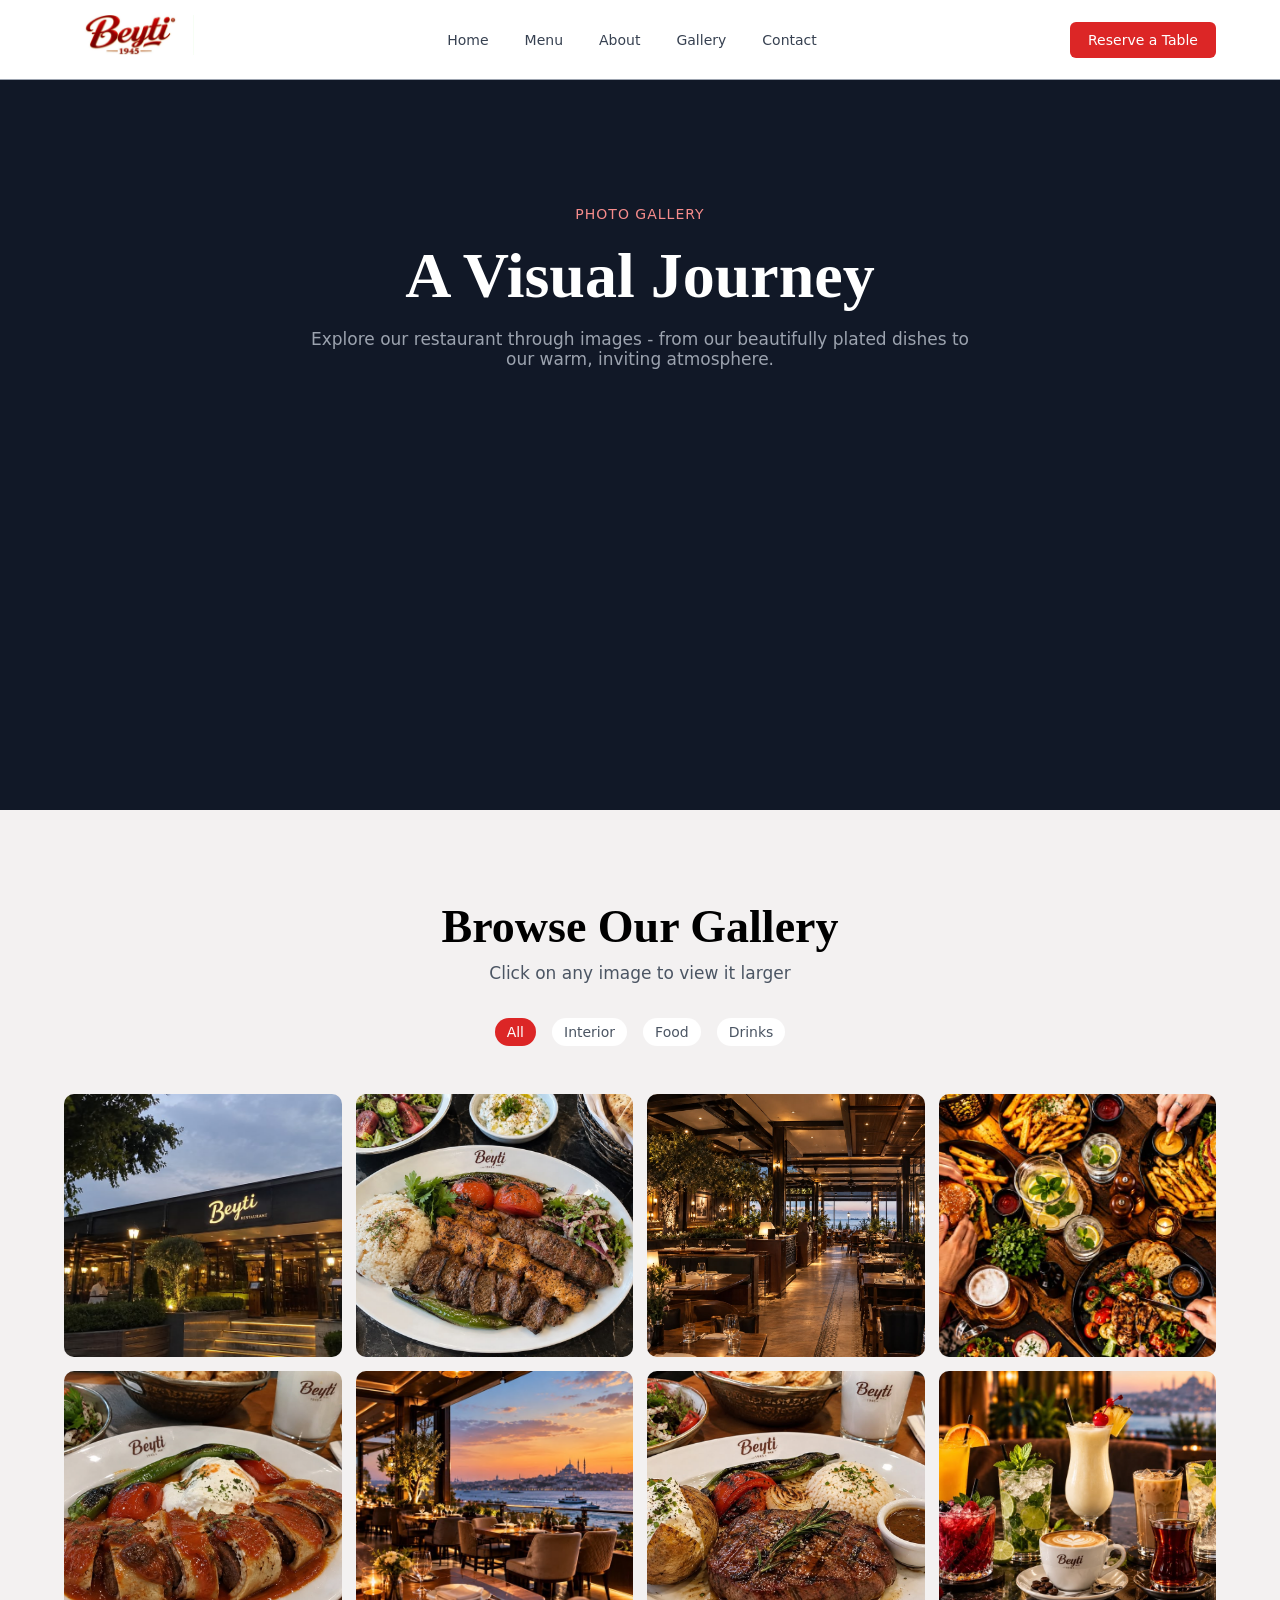
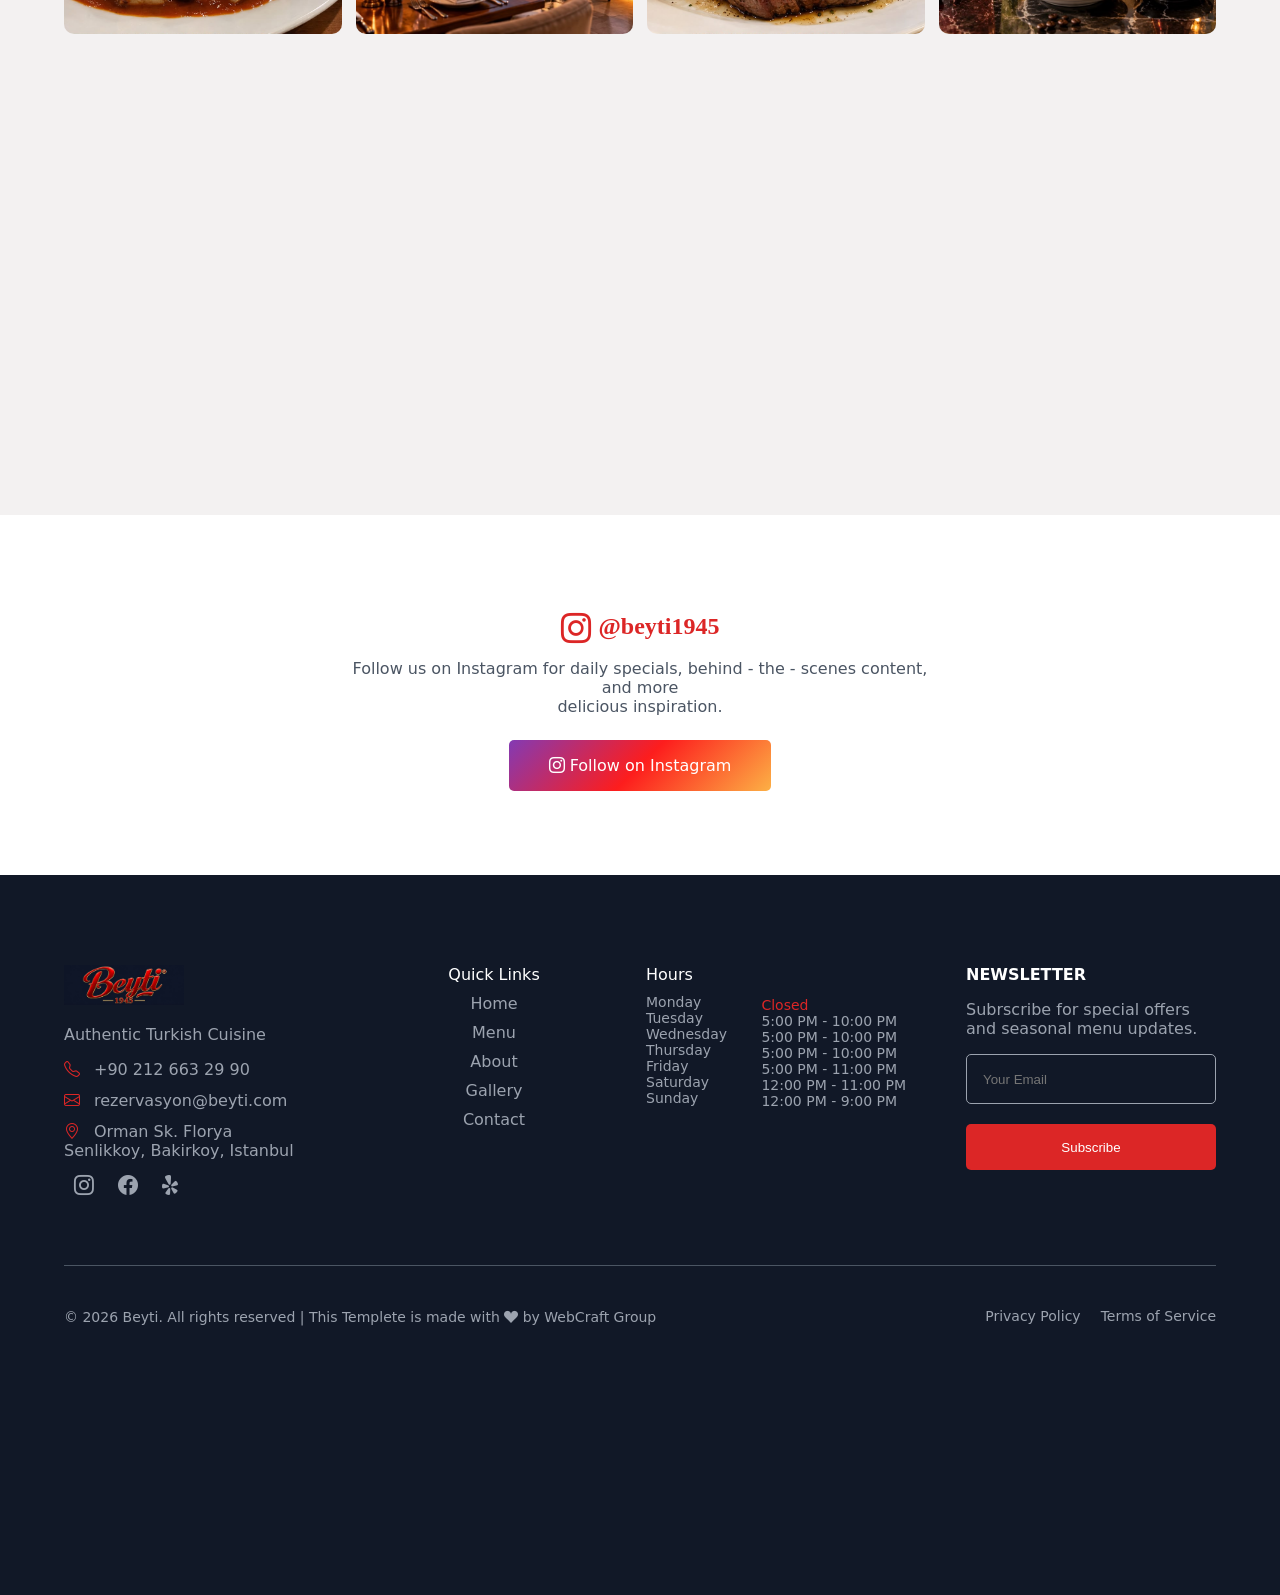
<file: gallery.html>
<!DOCTYPE html>
<html lang="en">
<head>
    <meta charset="UTF-8">
    <meta name="viewport" content="width=device-width, initial-scale=1.0">
    <title>Beyti | Authentic Turkish Restaurant</title>
    <link rel="stylesheet" href="assets/css/normalize.css">
    <link rel="stylesheet" href="assets/css/master.css">
    <link rel="stylesheet" href="https://cdn.jsdelivr.net/npm/bootstrap-icons@1.13.1/font/bootstrap-icons.min.css">
    <link rel="icon" href="assets/img/WhatsApp Image 2026-09-13 at 4.40.24 PM.jpeg">
</head>
<body>
    <header id="Gallery_Head">
        <section>
            <nav>
                <div>
                    <figure><img src="assets/img/WhatsApp Image 2026-09-18 at 2.43.49 PM (1).jpeg" alt=""></figure>
                    <input type="checkbox" id="menu">
                    <label for="menu" class="hamburger">☰</label>
                    
                    <ul class="nav-links"> 
                        <li><a href="index.html">Home</a></li>
                        <li><a href="menu.html">Menu</a></li>
                        <li><a href="about.html">About</a></li>
                        <li><a href="#">Gallery</a></li>
                        <li><a href="contact.html">Contact</a></li>
                    </ul>
                    <a href="contact.html">Reserve a Table</a>
                </div>
            </nav>
            <div>
                <section>
                    <span>PHOTO GALLERY</span>
                    <h1>A Visual Journey</h1>
                    <p>Explore our restaurant through images - from our beautifully plated dishes to <br> our warm, inviting atmosphere.</p>
                </section>
            </div>
        </section>
    </header>
    <!-- ____End_Of_Gallery_Hero____ -->


    <section id="Pictures_Tab">
        <section>
            <div class="content">
                <h2>Browse Our Gallery</h2>
                <p>Click on any image to view it larger</p>
                <div>
                    <a href="">All</a>
                    <a href="">Interior</a>
                    <a href="">Food</a>
                    <a href="">Drinks</a>
                </div>
            </div>
            <div class="photoes">
                <figure><img src="assets/img/WhatsApp Image 2026-09-18 at 1.13.49 PM.jpeg" alt=""></figure>
                <figure><img src="assets/img/WhatsApp Image 2026-09-18 at 2.13.52 PM.jpeg" alt=""></figure>
                <figure><img src="assets/img/WhatsApp Image 2026-09-18 at 1.13.49 PM (1).jpeg" alt=""></figure>
                <figure><img src="assets/img/WhatsApp Image 2026-09-22 at 5.57.11 AM.jpeg" alt=""></figure>
                <figure><img src="assets/img/WhatsApp Image 2026-09-18 at 2.13.52 PM (2).jpeg" alt=""></figure>
                <figure><img src="assets/img/WhatsApp Image 2026-09-18 at 2.13.52 PM (1).jpeg" alt=""></figure>
                <figure><img src="assets/img/WhatsApp Image 2026-09-18 at 2.13.51 PM.jpeg" alt=""></figure>
                <figure><img src="assets/img/WhatsApp Image 2026-09-18 at 2.43.49 PM.jpeg" alt=""></figure>
            </div>
        </section>
    </section>
    <!-- ____End_Of_Pictures_Tab____ -->


    <section id="Social_Information">
        <div>
            <div>
                <i class="bi bi-instagram"></i>
                <h2>@beyti1945</h2>
            </div>
            <p>Follow us on Instagram for daily specials, behind - the - scenes content, and more <br>delicious inspiration.</p>
            <a href=""><i class="bi bi-instagram"></i> Follow on Instagram</a>
        </div>
    </section>
    <!-- ____End_Of_Social_Information____ -->


    <footer id="Quick_Links">
        <div>
            <section class="links">
                <div>
                    <section>
                        <img src="assets/img/WhatsApp Image 2026-09-18 at 8.03.39 PM.jpeg" alt="">
                        <p>Authentic Turkish Cuisine</p>
                        <section>
                            <div>
                                <i class="bi bi-telephone"></i>
                                <a href="">+90 212 663 29 90</a>
                            </div>
                            <div>
                                <i class="bi bi-envelope"></i>
                                <a href="">rezervasyon@beyti.com</a>
                            </div>
                            <div>
                                <i class="bi bi-geo-alt"></i>
                                <span>Orman Sk. Florya <br>Senlikkoy, Bakirkoy, Istanbul</span>
                            </div>
                        </section>
                        <div>
                            <i class="bi bi-instagram"></i>
                            <i class="bi bi-facebook"></i>
                            <i class="bi bi-yelp"></i>
                        </div>
                    </section>
                    <section>
                        <ul>
                            <li>Quick Links</li>
                            <li><a href="index.html">Home</a></li>
                            <li><a href="menu.html">Menu</a></li>
                            <li><a href="about.html">About</a></li>
                            <li><a href="#">Gallery</a></li>
                            <li><a href="contact.html">Contact</a></li>
                        </ul>
                    </section>
                    <section>
                        <ul>
                            <li>Hours</li>
                            <li>Monday</li>
                            <li>Tuesday</li>
                            <li>Wednesday</li>
                            <li>Thursday</li>
                            <li>Friday</li>
                            <li>Saturday</li>
                            <li>Sunday</li>
                        </ul>
                        <ul>
                            <li>Closed</li>
                            <li>5:00 PM - 10:00 PM</li>
                            <li>5:00 PM - 10:00 PM</li>
                            <li>5:00 PM - 10:00 PM</li>
                            <li>5:00 PM - 11:00 PM</li>
                            <li>12:00 PM - 11:00 PM</li>
                            <li>12:00 PM - 9:00 PM</li>
                        </ul>
                    </section>
                    <section>
                        <h4>NEWSLETTER</h4>
                        <p>Subrscribe for special offers and seasonal menu updates.</p>
                        <form action="">
                            <input type="email" name="" id="" placeholder="Your Email">
                            <button type="submit">Subscribe</button>
                        </form>
                    </section>
                </div>
            </section>
            <section class="footer_content">
                <div>
                    <p>© 2026 Beyti. All rights reserved | This Templete is made with <i class="bi bi-suit-heart-fill"></i> by WebCraft Group</p>
                </div>
                <div>
                    <a href="">Privacy Policy</a>
                    <a href="">Terms of Service</a>
                </div>
            </section>
        </div>
    </footer>
    <!-- ____End_Of_Quick_Links____ -->
      <script src="gallery.js"></script>
</body>
</html>
</file>
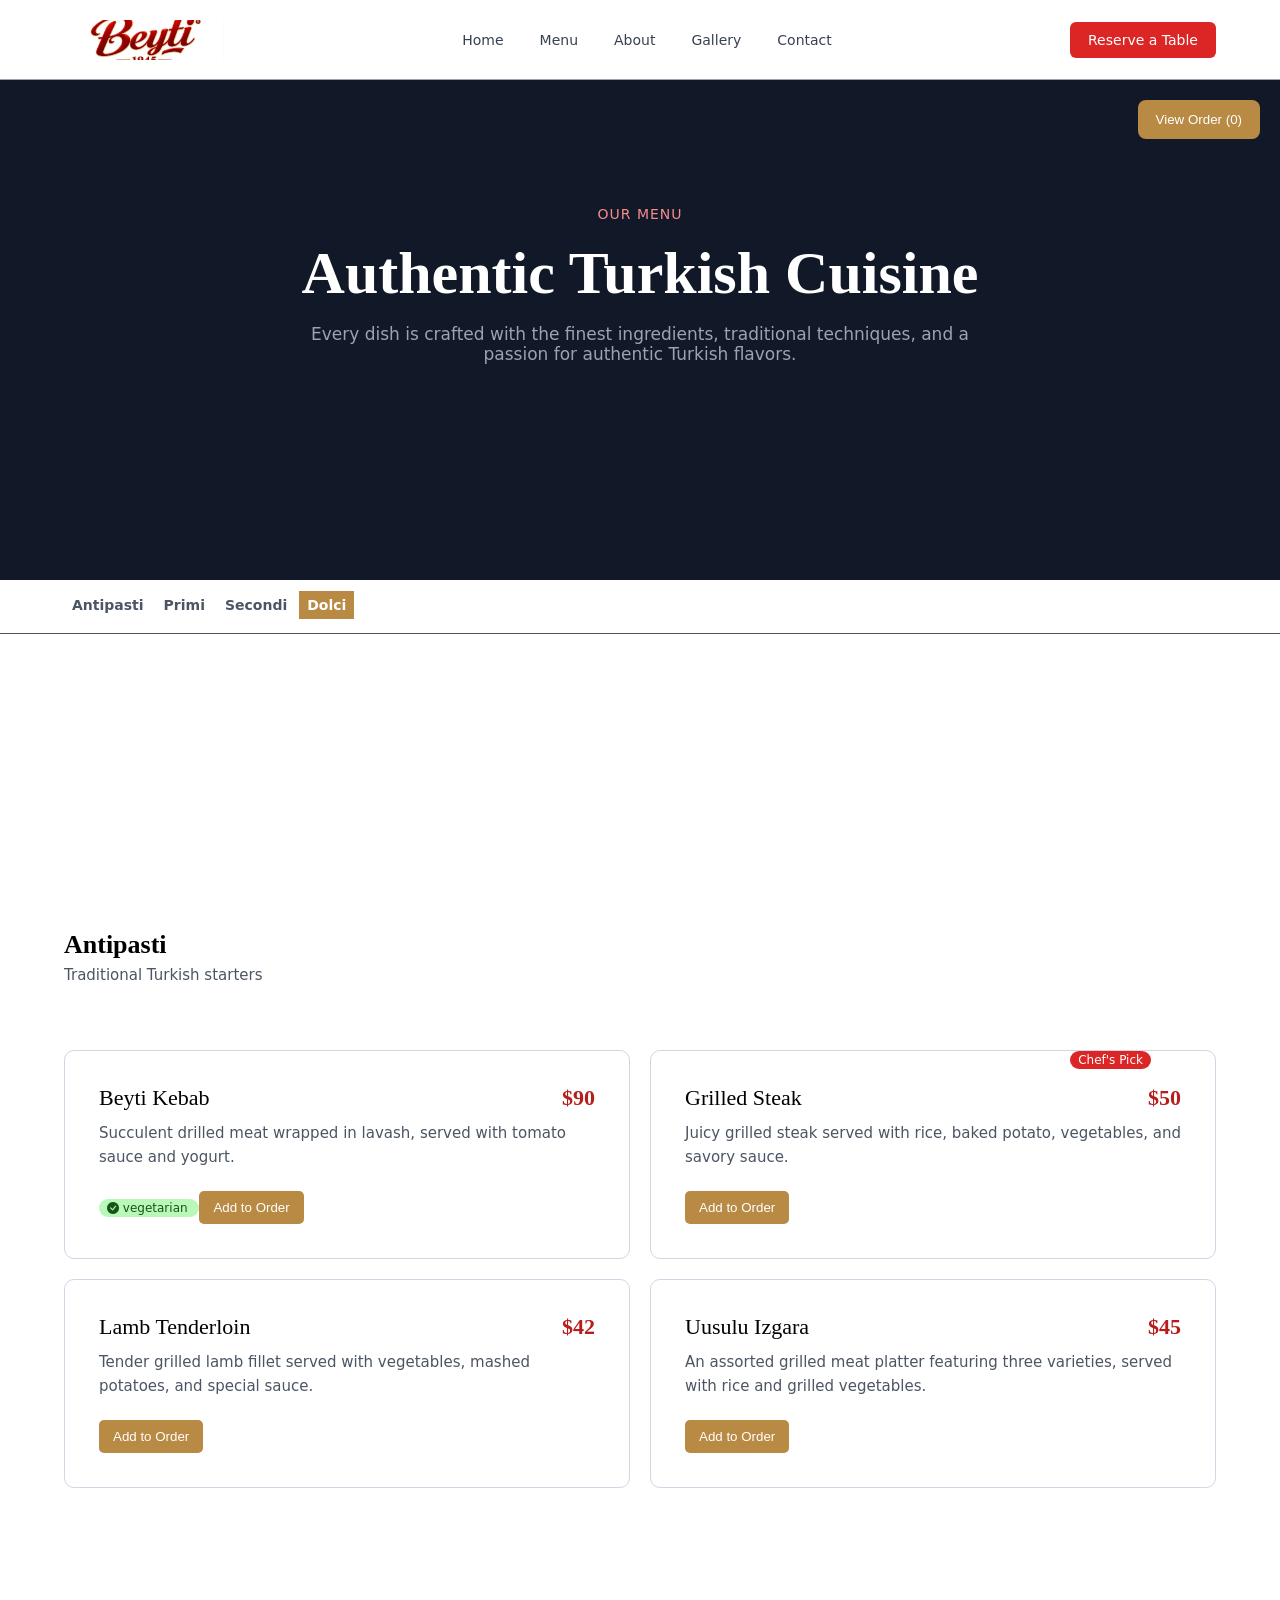
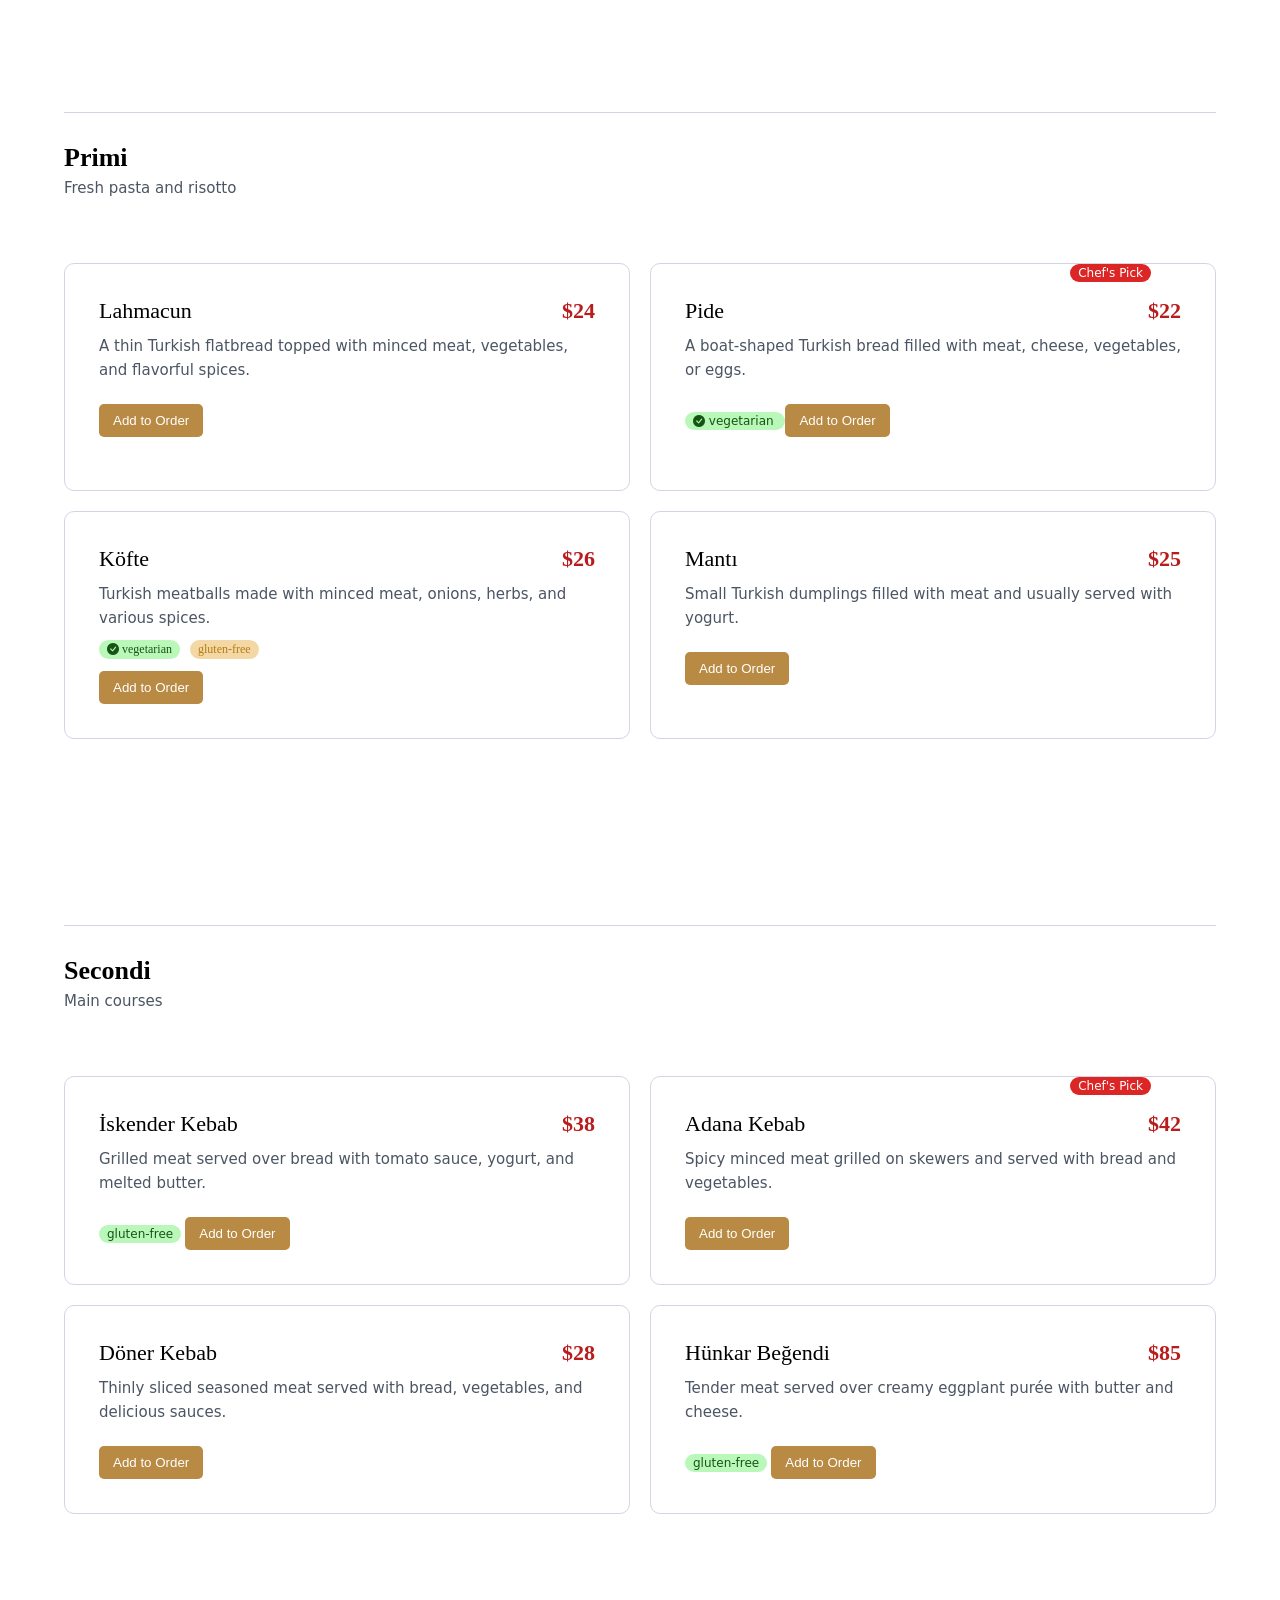
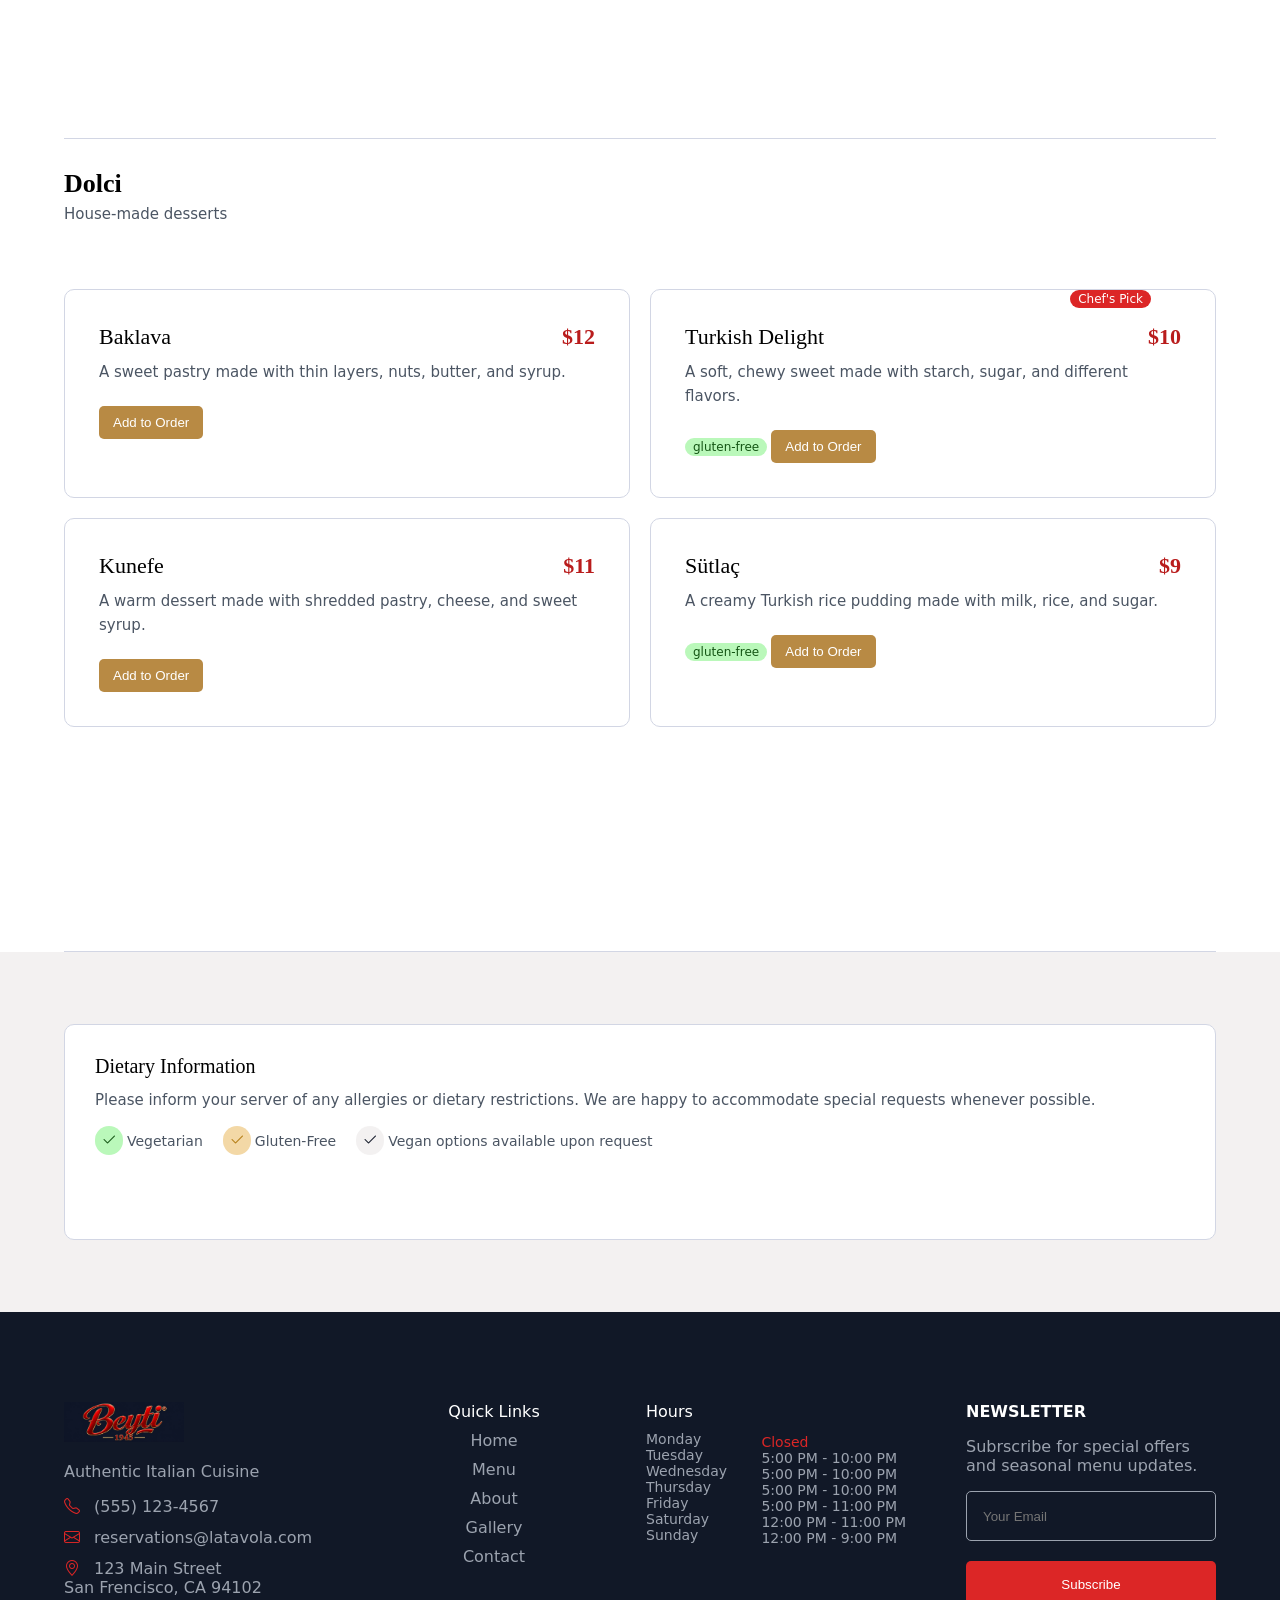
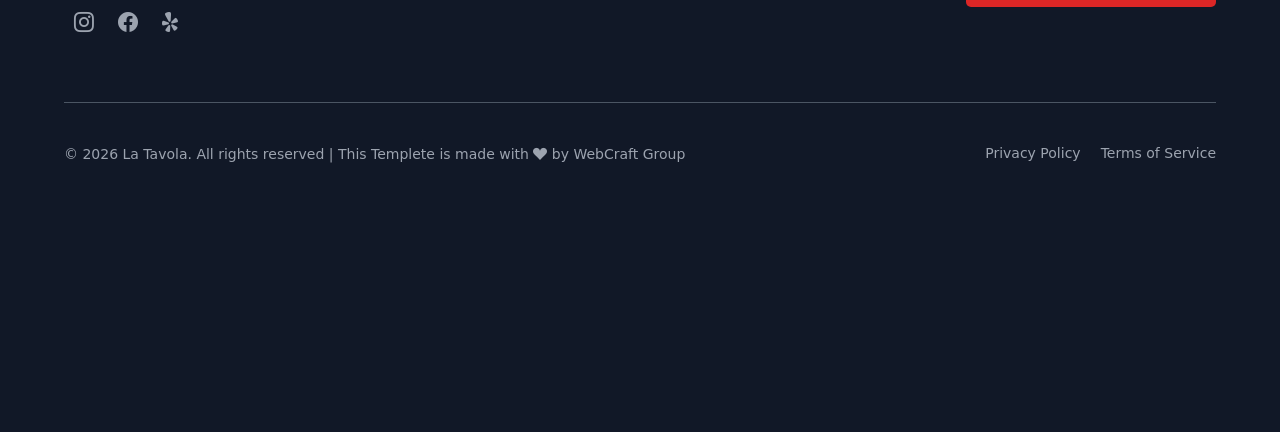
<file: menu.html>
<!DOCTYPE html>
<html lang="en">
<head>
    <meta charset="UTF-8">
    <meta name="viewport" content="width=device-width, initial-scale=1.0">
    <title>Beyti | Authentic Turkish Restaurant</title>
    <link rel="stylesheet" href="assets/css/normalize.css">
    <link rel="stylesheet" href="assets/css/master.css">
    <link rel="stylesheet" href="https://cdn.jsdelivr.net/npm/bootstrap-icons@1.13.1/font/bootstrap-icons.min.css">
    <link rel="icon" href="assets/img/WhatsApp Image 2026-09-18 at 22.29.31.jpeg">
</head>
<body>
    <header id="Menu_Hero">
    <section>
        <nav>
            <div>
                <figure>
                    <img src="assets/img/WhatsApp Image 2026-09-18 at 2.43.49 PM (1).jpeg" alt="Beyti Logo">
                </figure>
                <input type="checkbox" id="menu">
                <label for="menu" class="hamburger">☰</label>
                <ul class="nav-links">
                    <li><a href="index.html">Home</a></li>
                    <li><a href="#">Menu</a></li>
                    <li><a href="about.html">About</a></li>
                    <li><a href="gallery.html">Gallery</a></li>
                    <li><a href="contact.html">Contact</a></li>
                </ul>
                <a href="">Reserve a Table</a>
            </div>
        </nav>
        <div class="menu_hero_content">
            <section>
                <span>OUR MENU</span>
                <h1>Authentic Turkish Cuisine</h1>
                <p>Every dish is crafted with the finest ingredients, traditional techniques, and a <br>passion for authentic Turkish flavors.</p>
            </section>
        </div>
        <div class="second_links">
            <div>
                <a href="#Antipasti_Foods">Antipasti</a>
                <a href="#Primi_Foods">Primi</a>
                <a href="#Secondi_Foods">Secondi</a>
                <a href="#Dolci_Foods">Dolci</a>
            </div>
        </div>
    </section>
</header>
<!-- ____End_Of_Menu_Hero____ -->


<section id="Antipasti_Foods">
    <div>
        <section class="food_heading">
            <h2>Antipasti</h2>
            <p>Traditional Turkish starters</p>
        </section>
        <section class="foods">
            <div>
                <section>
                    <h3>Beyti Kebab</h3>
                    <span>$90</span>
                </section>
                <p>
                    Succulent drilled meat wrapped in lavash, served with tomato sauce and yogurt.
                </p>
                <span>
                    <i class="bi bi-check-circle-fill"></i>
                    vegetarian
                </span>
            </div>
            <div>
                <section>
                    <h3>Grilled Steak</h3>
                    <span>$50</span>
                </section>
                <p>
                    Juicy grilled steak served with rice, baked potato, vegetables, and savory sauce.
                </p>
            </div>
            <section class="chef_pick">
                <span>Chef's Pick</span>
            </section>
            <div>
                <section>
                    <h3>Lamb Tenderloin</h3>
                    <span>$42</span>
                </section>
                <p>
                    Tender grilled lamb fillet served with vegetables, mashed potatoes, and special sauce.
                </p>
            </div>
            <div>
                <section>
                    <h3>Uusulu Izgara</h3>
                    <span>$45</span>
                </section>
                <p>
                    An assorted grilled meat platter featuring three varieties, served with rice and grilled vegetables.
                </p>
            </div>
        </section>
    </div>
</section>
<!-- ____End_Of_Antipasti_Foods____ -->


<section id="Primi_Foods">
    <div>
        <section class="food_heading">
            <h2>Primi</h2>
            <p>Fresh pasta and risotto</p>
        </section>
        <section class="foods">
            <div>
                <section>
                    <h3>Lahmacun</h3>
                    <span>$24</span>
                </section>
                <p>
                    A thin Turkish flatbread topped with minced meat, vegetables, and flavorful spices.
                </p>
            </div>
            <section class="chef_pick">
                <span>Chef's Pick</span>
            </section>
            <div>
                <section>
                    <h3>Pide</h3>
                    <span>$22</span>
                </section>
                <p>
                    A boat-shaped Turkish bread filled with meat, cheese, vegetables, or eggs.
                </p>
                <span>
                    <i class="bi bi-check-circle-fill"></i>
                    vegetarian
                </span>
            </div>
            <div>
                <section>
                    <h3>Köfte</h3>
                    <span>$26</span>
                </section>
                <p>
                    Turkish meatballs made with minced meat, onions, herbs, and various spices.
                </p>
                <div>
                    <span>
                        <i class="bi bi-check-circle-fill"></i>
                        vegetarian
                    </span>
                    <span>gluten-free</span>
                </div>
            </div>
            <div>
                <section>
                    <h3>Mantı</h3>
                    <span>$25</span>
                </section>
                <p>
                    Small Turkish dumplings filled with meat and usually served with yogurt.
                </p>
            </div>
        </section>
    </div>
</section>
<!-- ____End_Of_Primi_Foods____ -->


<section id="Secondi_Foods">
    <div>
        <section class="food_heading">
            <h2>Secondi</h2>
            <p>Main courses</p>
        </section>
        <section class="foods">
            <div>
                <section>
                    <h3>İskender Kebab</h3>
                    <span>$38</span>
                </section>
                <p>
                    Grilled meat served over bread with tomato sauce, yogurt, and melted butter.
                </p>
                <span>gluten-free</span>
            </div>
            <section class="chef_pick">
                <span>Chef's Pick</span>
            </section>
            <div>
                <section>
                    <h3>Adana Kebab</h3>
                    <span>$42</span>
                </section>
                <p>
                    Spicy minced meat grilled on skewers and served with bread and vegetables.
                </p>
            </div>
            <div>
                <section>
                    <h3>Döner Kebab</h3>
                    <span>$28</span>
                </section>
                <p>
                    Thinly sliced seasoned meat served with bread, vegetables, and delicious sauces.
                </p>
            </div>
            <div>
                <section>
                    <h3>Hünkar Beğendi</h3>
                    <span>$85</span>
                </section>
                <p>
                    Tender meat served over creamy eggplant purée with butter and cheese.
                </p>
                <span>gluten-free</span>
            </div>
        </section>
    </div>
</section>
<!-- ____End_Of_Secondi_Foods____ -->


<section id="Dolci_Foods">
    <div>
        <section class="food_heading">
            <h2>Dolci</h2>
            <p>House-made desserts</p>
        </section>
        <section class="foods">
            <div>
                <section>
                    <h3>Baklava</h3>
                    <span>$12</span>
                </section>
                <p>
                    A sweet pastry made with thin layers, nuts, butter, and syrup.
                </p>
            </div>
            <section class="chef_pick">
                <span>Chef's Pick</span>
            </section>
            <div>
                <section>
                    <h3>Turkish Delight</h3>
                    <span>$10</span>
                </section>
                <p>
                    A soft, chewy sweet made with starch, sugar, and different flavors.
                </p>
                <span>gluten-free</span>
            </div>
            <div>
                <section>
                    <h3>Kunefe</h3>
                    <span>$11</span>
                </section>
                <p>
                    A warm dessert made with shredded pastry, cheese, and sweet syrup.
                </p>
            </div>
            <div>
                <section>
                    <h3>Sütlaç</h3>
                    <span>$9</span>
                </section>
                <p>
                    A creamy Turkish rice pudding made with milk, rice, and sugar.
                </p>
                <span>gluten-free</span>
            </div>
        </section>
    </div> 
</section>
<!-- ____End_Of_Dolci_Foods____ -->


<section id="Information">
    <div>
        <h3>Dietary Information</h3>
        <p>
            Please inform your server of any allergies or dietary restrictions. We are happy to accommodate special requests whenever possible.
        </p>
        <section>
            <div class="icon_1">
                <i class="bi bi-check2"></i>
                <span>Vegetarian</span>
            </div>
            <div class="icon_2">
                <i class="bi bi-check2"></i>
                <span>Gluten-Free</span>
            </div>
            <div class="icon_3">
                <i class="bi bi-check2"></i>
                <span>Vegan options available upon request</span>
            </div>
        </section>
    </div>
</section>
<!-- ____End_Of_Information____ -->


<footer id="Quick_Links">
    <div>
        <section class="links">
            <div>
                <section>
                    <img src="assets/img/WhatsApp Image 2026-09-18 at 8.03.39 PM.jpeg" alt="La Tavola">
                    <p>Authentic Italian Cuisine</p>
                    <section>
                        <div>
                            <i class="bi bi-telephone"></i>
                            <a href="">(555) 123-4567</a>
                        </div>
                        <div>
                            <i class="bi bi-envelope"></i>
                            <a href="">reservations@latavola.com</a>
                        </div>
                        <div>
                            <i class="bi bi-geo-alt"></i>
                            <span>
                                123 Main Street
                                <br>
                                San Frencisco, CA 94102
                            </span>
                        </div>
                    </section>
                    <div>
                        <i class="bi bi-instagram"></i>
                        <i class="bi bi-facebook"></i>
                        <i class="bi bi-yelp"></i>
                    </div>
                </section>
                <section>
                    <ul>
                        <li>Quick Links</li>
                        <li><a href="index.html">Home</a></li>
                        <li><a href="#">Menu</a></li>
                        <li><a href="about.html">About</a></li>
                        <li><a href="gallery.html">Gallery</a></li>
                        <li><a href="contact.html">Contact</a></li>
                    </ul>
                </section>
                <section>
                    <ul>
                        <li>Hours</li>
                        <li>Monday</li>
                        <li>Tuesday</li>
                        <li>Wednesday</li>
                        <li>Thursday</li>
                        <li>Friday</li>
                        <li>Saturday</li>
                        <li>Sunday</li>
                    </ul>

                    <ul>
                        <li>Closed</li>
                        <li>5:00 PM - 10:00 PM</li>
                        <li>5:00 PM - 10:00 PM</li>
                        <li>5:00 PM - 10:00 PM</li>
                        <li>5:00 PM - 11:00 PM</li>
                        <li>12:00 PM - 11:00 PM</li>
                        <li>12:00 PM - 9:00 PM</li>
                    </ul>
                </section>
                <section>
                    <h4>NEWSLETTER</h4>
                    <p>
                        Subrscribe for special offers and seasonal menu updates.
                    </p>
                    <form action="">
                        <input
                            type="email"
                            placeholder="Your Email"
                        >
                        <button type="submit">
                            Subscribe
                        </button>
                    </form>
                </section>
            </div>
        </section>
        <section class="footer_content">
            <div>
                <p>
                    © 2026 La Tavola. All rights reserved |
                    This Templete is made with
                    <i class="bi bi-suit-heart-fill"></i>
                    by WebCraft Group
                </p>
            </div>
            <div>
                <a href="">Privacy Policy</a>
                <a href="">Terms of Service</a>
            </div>
        </section>
    </div>
</footer>
<!-- ____End_Of_Quick_Links____ -->
 <script src="menu.js"></script>
</body>
</html>
</file>
<file: assets/css/master.css>
#Head_Hero{
    width: 100%;
    min-height: 100vh;
    >figure{
        width: 100%;
        height: auto;
        padding-top:85px ;
        box-sizing: border-box;
        >nav{
            width: 100%;
            height: 85px;
            border-bottom: 1px solid var(--footer-text);
            position: fixed;  
            background-color: white; 
            top: 0;
            left: 0;
            z-index: 100;
            >div{
                width: 90%;
                height: 100%;
                margin-left: 5%;
                display: flex;
                justify-content: space-between;
                align-items: center;
                >figure{
                    width: 100px;
                    height: calc(100vh - 85px);
                    min-height: 500px;  
                    position: relative;
                    display: flex;
                    overflow: hidden;

                    >img{
                    width: 100%;
                    height: 40px;
                    }
                }
                >ul{
                    display: flex;
                    gap: 4px;
                    >li{
                        >a{
                            padding: 12px 16px;
                            font-family: var(--inter);
                            font-size: 14px;
                            color: var(--nav-color);
                            font-weight: 500;
                            transition: .3s;
                        }
                        &:hover>a{
                            color: var(--contact-bg);
                        }
                    }
                }
                >a{
                    padding: 10px 18px;
                    background-color: var(--link-bg);
                    font-family: var(--inter);
                    color: white;
                    font-weight: 500;
                    font-size: 14px;
                    border-radius: 6px;
                    transition: .4s;
                    &:hover{
                        background-color: var(--contact-bg);
                    }
                }
            }
        }
        >figure{
            width: 100%;
            height: 85%;
            position: relative;
            display: flex;
            >img{
                width: 100%;
                height: 100%;
                filter: brightness(50%);
            }
            .details{
                width: 70%;
                height: 300px;
                position: absolute;
                margin: 17% 15%;
                display: block;
                text-align: center;
                >span{
                    color: var(--text-red);
                    font-family: var(--inter);
                    font-size: 18px;
                }
                >h1,p{
                    color: white;
                }
                >h1{
                    font-size: 80px;
                    margin-block: 15px;
                }
                >p{
                    font-family: var(--inter);
                    font-size: 22px;
                }
                >section{
                    display: flex;
                    justify-content: center;
                    >a{
                        color: white;
                        font-family: var(--inter);
                        background-color: var(--link-bg);
                        padding: 14px 30px;
                        margin-inline: 10px;
                        border-radius: 6px;
                        margin-top: 35px;
                        transition: .4s;
                        font-weight: 500;
                        &:nth-of-type(2){
                            border: 2px solid var(--footer-text);
                            background-color: rgba(50, 55, 65, 0.35);
                            backdrop-filter: blur(10px);
                        }
                        &:hover{
                            &:nth-of-type(1){
                                background-color: var(--contact-bg);
                            }
                            &:nth-of-type(2){
                                border: 2px solid white;
                            }
                        }
                    }
                }
            }
        }
    }
}
/* ____End_Of_Head_Hero____ */


#Our_Story{
    width: 100%;
    min-height: 100vh;
    display: flex;
    >div{
        width: 90%;
        height: 460px;
        margin: 5% 5%;
        display: flex;
        justify-content: space-between;
        >figure{
            width: 47%;
            height: 100%;
            >img{
                width: 100%;
                height: 100%;
                border-radius: 20px;
                box-shadow: 18px 18px  var(--img-shadow);
            }
        }
        >article{
            width: 47%;
            height: 100%;
            >span,p{
                font-family: var(--inter);
            }
            >span{
                color: var(--link-bg);  
                font-size: 16px;   
                font-weight: 500;
            }
            >h2{
                font-size: 50px;
                margin-block: 10px;
            }
            >p{
                color: var(--text-color);
                &:nth-of-type(1){
                    font-size: 18px;
                    margin-bottom: 18px;
                }
            }
            >section{
                width: 100%;
                height: 100px;
                border-top: 1px solid var(--footer-text);
                margin-top: 40px;
                justify-content: space-between;
                display: flex;
                >div{
                    width: 150px;
                    height: 100px;
                    display: block;
                    text-align: center;
                    margin-top: 30px;
                    >span{
                        color: var(--link-bg);
                        font-family: var(--playfair);
                        font-size: 28px;
                    }
                    >p{
                        color: var(--footer-text);
                        font-size: 14px;
                        font-weight: 500;
                    }
                }
            }
        }
    }
}
/* ____End_Of_Our_Story____ */


#Our_Menu{
    width: 100%;
    min-height: 130vh;
    background-color: var(--background-color);
    display: flex;
    >div{
        width: 85%;
        height: 80%;
        margin: 8% 7%;
        .data{
            width: 100%;
            height: 180px;
            display: block;
            text-align: center;
            >span,p{
                font-family: var(--inter);
            }
            >span{
                color: var(--link-bg);
                font-weight: 500;
                text-transform: uppercase;
            }
            >h2{
                margin-block: 10px;
                font-size: 55px;
            }
            >p{
                color: var(--text-color);
                font-size: 18px;
                font-weight: 500;
            }
        }
        .menu{
            width: 100%;
            height: 450px;
            display: grid;
            grid-template-columns: repeat(4, 1fr);
            grid-template-rows: repeat(3, 1fr);
            gap: 30px;
            margin-top: 30px;
            >article{
                background-color: white;
                border-radius: 15px;
                box-shadow: 0 8px 25px rgba(0, 0, 0, 0.08);
                overflow: hidden;
                transition: .4s;
                &:nth-of-type(1){
                    grid-area: 1 / 1 / span 3 / span 1;
                }
                &:nth-of-type(2){
                    grid-area: 1 / 2 / span 3 / span 1;
                }
                &:nth-of-type(3){
                    grid-area: 1 / 3 / span 3 / span 1;
                }
                &:nth-of-type(4){
                    grid-area: 1 / 4 / span 3 / span 1;
                }
                &:hover{
                    transform: translateY(10px);
                }
                >figure{
                    width: 100%;
                    height: 60%;
                    position: relative;
                    display: flex;
                    >img{
                        width: 100%;
                        height: 100%;  
                    }
                    >div{
                        padding:  2px 4px;
                        background-color: var(--link-bg);
                        position: absolute;
                        border-radius: 20px;
                        right: 14px;
                        margin: 12px 4px;
                        >span{
                            font-size: 12px;
                            font-family: var(--inter);
                            color: white;
                            padding: 4px;
                        }
                    }
                }
                >div{
                    padding: 20px;
                    display: flex;
                    justify-content: space-between;
                    >p{
                        font-size: 20px;
                    }
                    >span{
                        color: var(--link-bg);
                        font-weight: bold;
                        font-family: var(--inter);
                        font-size: 18px;
                    }
                }
                >p,span{
                    font-family: var(--inter);
                }
                >p{
                    width: 85%;
                    margin: 10px 7%;
                    color: var(--text-color);
                    font-size: 15px;
                    margin-top: -10px;
                }
                >span{
                    background-color: var(--background-color);
                    font-size: 12px;
                    padding: 4px 8px;
                    font-weight: 500;
                    border-radius: 50px;
                    margin-left: 7%;
                    color: var(--text-color);
                }
            }
        }
        .view_menu{
            margin-top: 80px;
            display: flex;
            justify-content: center;
            >a{
                color: var(--link-bg);
                font-family: var(--inter);
                font-size: 18px;
                font-weight: 500;
                transition: .3s;
                &:hover{
                    color: var(--contact-bg);
                }
            }
        }
    }
}
/* ____End_Of_Our_Menu____ */


#People_Idea{
    width: 100%;
    min-height: 100vh;
    display: flex;
    >div{
        width: 90%;
        height: 100%;
        margin-left: 5%;
        .content{
            width: 100%;
            height: 200px;
            display: block;
            text-align: center;
            >p{
                margin-top: 90px;
                color: var(--link-bg);
                font-family: var(--inter);
                text-transform: uppercase;
                font-size: 14px;
                font-weight: 500;
            }
            >h2{
                font-size: 45px;
                margin-top: 15px;
            }
        }
        .messseges{
            width: 100%;
            height: 230px;
            display: grid;
            grid-template-columns: repeat(3, 1fr);
            grid-template-rows: repeat(1, fr);
            gap: 40px;
            margin-top: -44px;
            >article{
                background-color: var(--background-color);
                border-radius: 10px;
                padding: 24px;
                >i{
                    color: orange;
                    margin-inline: 2px;
                    font-size: 14px;
                }
                >p{
                    font-family: var(--inter);
                    margin-block: 20px;
                    color: var(--text-color);
                    font-weight: 500;
                }
                >div{
                    display: flex;
                    >p{
                        padding: 12px 16px;
                        background-color: var(--img-shadow);
                        border-radius: 50px;
                        color: var(--contact-bg);
                    }
                    >div{
                        margin-left: 14px;
                        >h4,span{
                            font-family: var(--inter);
                        }
                        >h4{
                            font-weight: 500;
                        }
                        >span{
                            font-size: 14px;
                            font-weight: 500;
                            color: var(--text-color);
                        }
                    }
                }
            }
        }
    }
}
/* ____End_Of_People_Idea____ */


#Contact_Us{
    width: 100%;
    min-height: 120vh;
    position: relative;
    display: block;
    >img{
        width: 100%;
        height: 120vh;
        filter: brightness(30%);
    }
    >div{
    width: 90%;
    height: 95vh;
    margin: 0;
    position: absolute;
    top: 0;
    left: 5%;
    display: flex;
        .data{
            width: 49%;
            height: 300px;
            display: block;
            margin-top: 160px;
            >span,p{
                font-family: var(--inter);
            }
            >span{
                color: var(--link-bg);
                text-transform: uppercase;
                font-weight: 500;
                font-size: 14px;
            }
            >h2{
                color: white;
                margin-block: 20px;
                font-size: 50px;
            }
            >p{
                color: var(--footer-text);
                font-weight: 500;
                &:nth-of-type(2){
                    margin-block: 20px;
                    font-size: 14px;
                }
            }
            >div{
                >i,a{
                    font-size: 20px;
                }
                >i{
                    color: var(--link-bg);
                    margin-right: 10px;
                }
                >a{
                    color: white;
                    transition: .3s;
                    &:hover{
                        color: var(--link-bg);
                    }
                }
            }
        }
        .form{
            width: 49%;
            height: 100%;
            background-color: white;
            border-radius: 15px;
            padding: 40px;
            >form{
                >input,textarea,button{
                    margin: 20px 10px;
                    border-radius: 5px;
                }
                >input{
                    width: 230px;
                    height: 50px;
                    border: 1px solid var(--text-color);
                    padding: 20px;
                    color: var(--nav-color);
                }
                >textarea{
                    width: 95%;
                    height: 90px;
                    padding: 18px 20px;
                    font-family: Arial, "Helvetica Neue", Helvetica, sans-serif;
                    resize: none;
                    color: var(--nav-color);
                }
                >button,p{
                    font-family: var(--inter)
                }
                >button{
                    width: 95%;
                    height: 50px;
                    background-color: var(--link-bg);
                    border: none;
                    color: white;
                    cursor: pointer;
                    font-size: 16px;
                    transition: .3s;
                    &:hover{
                        background-color: var(--contact-bg);
                    }
                }
                >p{
                    text-align: center;
                    color: var(--text-color);
                    font-size: 14px;
                }
            }
        }
    }
}
/* ____End_Of_Contact_Us____ */


#Gallery{
    width: 100%;
    min-height: 100vh;
    display: flex;
    >div{
        width: 90%;
        margin: 6% 5%;
        .more_details{
            width: 100%;
            height: 120px;
            text-align: center;
            >span{
                color: var(--link-bg);
                font-family: var(--inter);
                font-size: 14px;
                font-weight: 500;
            }
            >h2{
                font-size: 44px;
                margin-top: 1rem;
            }
        }
        .gallery{
            >div{
                width: 100%;
                height: 300px;
                display: grid;
                grid-template-columns: repeat(4,1fr);
                grid-template-rows: repeat(1, 1fr);
                gap: 20px;
                position: relative;
                >figure{
                    border-radius: 15px;
                    overflow: hidden;
                    >img{
                        width: 100%;
                        height: 100%;
                        transition: .3s;
                    }
                    &:hover>img{
                        transform: scale(1.1);
                    }
                }
            }
        }
    }
}
/* ____End_Of_Quick_Links____ */


#Quick_Links{
    width: 100%;
    min-height: 80vh;
    background-color: var(--footer-bg);
    display: flex;
    >div{
        width: 90%;
        margin-left: 5%;
        .links{
            width: 100%;
            height: 300px;
            margin-top: 90px;
            >div{
                height: 100%;
                display: grid;
                grid-template-columns: repeat(4, 1fr);
                grid-template-rows: repeat(1, 1fr);
                gap: 30px;
                >section{
                    &:nth-of-type(1){  
                        width: 300px;
                        >img{
                            width: 120px;
                            height: 40px;
                        }
                        >p{
                            color: var(--footer-text);
                            font-family: var(--inter);
                            margin-block: 16px;
                        }
                        >section{
                            >div{
                                margin-block: 12px;
                                >i{
                                    color: var(--link-bg);
                                    margin-right: 10px;
                                }
                                >a{
                                    color: var(--footer-text);
                                    font-family: var(--inter);
                                    transition: .3s;
                                    &:hover{
                                        color: var(--lighter);
                                    }
                                }
                                >span{
                                    color: var(--footer-text);
                                    font-family: var(--inter);
                                }
                            }
                        }
                        >div{
                            margin-block: 14px;
                            >i{
                                color: var(--footer-text);
                                padding: 10px;
                                font-size: 20px;
                                transition: .3s;
                                cursor: pointer;
                                &:hover{
                                    color: var(--lighter);
                                }
                            }
                        }
                    }
                    &:nth-of-type(2){
                        width: 200px;
                        >ul{
                            display: block;
                            text-align: center;
                            >li{
                                margin-bottom: 10px;
                                color: white;
                                font-family: var(--inter);
                                font-weight: 500;
                                >a{
                                    color: var(--footer-text);
                                    padding: 4px 10px;
                                    transition: .4s;
                                    font-weight: normal;
                                }
                                &:hover>a{
                                    border-bottom: 1px solid var(--last-text);
                                    color: var(--lighter);
                                }
                            }
                        }
                    }
                    &:nth-of-type(3){
                        width: 260px;
                        display: flex;
                        justify-content: space-between;
                        margin-right: 30px;
                        >ul{
                            display: block;
                            >li{
                                &:nth-of-type(1){
                                    color: white;
                                    font-weight: 500;
                                    margin-bottom: 10px;
                                    font-size: 16px;
                                }
                                font-family: var(--inter);
                                color: var(--footer-text);
                                font-size: 14px;
                            }
                            &:nth-of-type(2){
                                margin-top: 32px;
                                >li{
                                    &:nth-of-type(1){
                                        color: var(--link-bg);
                                        margin-bottom: 0;
                                        font-size: 14px;
                                    }
                                }
                            }
                        }
                    }
                    &:nth-of-type(4){
                        display: block;
                        >h4,p{
                            font-family: var(--inter);
                        }
                        >h4{
                            color: white;
                        }
                        >p{
                            margin-block: 1rem;
                            color: var(--footer-text);
                        }
                        >form{
                            display: block;
                            >input{
                                width: 250px;
                                height: 50px;
                                padding: 1rem;
                                border-radius: 5px;
                                border: 1px solid var(--footer-text);
                                background-color: transparent;
                                color: var(--footer-text);
                            }
                            >button{
                                width: 250px;
                                height: 46px;
                                margin-top: 20px;
                                background-color: var(--link-bg);
                                border: none;
                                border-radius: 5px;
                                color: white;
                                cursor: pointer;
                                transition: .3s;
                                &:hover{
                                    background-color: var(--contact-bg);
                                }
                            }
                        }
                    }
                }
            }
        }
        .footer_content{
            width: 100%;
            height: 60px;
            border-top: 1px solid var(--text-color);
            display: flex;
            justify-content: space-between;
            align-items: end;
            >div{
                >p,a{
                    color: var(--footer-text);
                    font-family: var(--inter);
                    font-size: 14px;
                }
                >a{
                    transition: .3s;
                    &:nth-of-type(1){
                        margin-right: 1rem;
                    }
                    &:hover{
                        color: var(--lighter);
                    }
                }
            }
        }
    }
}
/* ____End_Of_Quick_Links____ */
/* =================================================
   RESPONSIVE DESIGN + HAMBURGER MENU
   ================================================= */

/* ---------- DEFAULT ---------- */

#menu {
    display: none;
}

.hamburger {
    display: none;
}

.mobile-reserve {
    display: none;
}


/* =================================================
   TABLET
   ================================================= */

@media (max-width: 1024px) {

    /* ---------- NAVBAR ---------- */

    #Head_Hero > figure > nav > div {
        width: 92%;
        margin-left: 4%;
    }

    #Head_Hero > figure > nav > div > ul {
        gap: 0;
    }

    #Head_Hero > figure > nav > div > ul > li > a {
        padding: 10px 10px;
        font-size: 13px;
    }

    #Head_Hero > figure > nav > div > a {
        padding: 9px 13px;
        font-size: 13px;
    }


    /* ---------- HERO ---------- */

    #Head_Hero {
        min-height: 90vh;
    }

    #Head_Hero > figure > figure {
        height: 90vh;
    }

    #Head_Hero > figure > figure .details {
        width: 90%;
        margin: 18% 5%;
    }

    #Head_Hero > figure > figure .details > h1 {
        font-size: 60px;
    }

    #Head_Hero > figure > figure .details > p {
        font-size: 18px;
    }


    /* ---------- OUR STORY ---------- */

    #Our_Story > div {
        width: 90%;
        height: auto;
        margin: 8% 5%;
        gap: 40px;
    }

    #Our_Story > div > article > h2 {
        font-size: 40px;
    }


    /* ---------- MENU ---------- */

    #Our_Menu > div {
        width: 90%;
        margin: 8% 5%;
    }

    #Our_Menu > div .menu {
        grid-template-columns: repeat(2, 1fr);
        height: auto;
    }

    #Our_Menu > div .menu > article {
        grid-area: auto !important;
        min-height: 450px;
    }


    /* ---------- REVIEWS ---------- */

    #People_Idea > div {
        width: 90%;
        margin-left: 5%;
    }

    #People_Idea > div .messseges {
        height: auto;
        grid-template-columns: repeat(2, 1fr);
    }

    #People_Idea > div .messseges > article:nth-of-type(3) {
        grid-column: 1 / 3;
    }


    /* ---------- CONTACT ---------- */

    #Contact_Us > div {
        width: 90%;
        margin: 6% 5%;
    }

    #Contact_Us > div .form {
        padding: 25px;
    }

    #Contact_Us > div .form > form > input {
        width: 46%;
    }


    /* ---------- GALLERY ---------- */

    #Gallery > div {
        width: 90%;
        margin: 8% 5%;
    }

    #Gallery > div .gallery > div {
        grid-template-columns: repeat(2, 1fr);
        height: 500px;
    }


    /* ---------- FOOTER ---------- */

    #Quick_Links > div {
        width: 90%;
        margin-left: 5%;
    }

    #Quick_Links > div .links {
        height: auto;
    }

    #Quick_Links > div .links > div {
        grid-template-columns: repeat(2, 1fr);
        row-gap: 50px;
        height: auto;
    }
}


/* =================================================
   MOBILE
   ================================================= */

@media (max-width: 768px) {

    /* ---------- NAVBAR ---------- */

    #Head_Hero > figure > nav {
        height: 70px;
    }

    #Head_Hero > figure > nav > div {
        width: 90%;
        margin-left: 5%;
        position: relative;
    }


    /* ---------- LOGO ---------- */

    #Head_Hero > figure > nav > div > figure {
        width: 130px;
        height: 35px;
    }

    #Head_Hero > figure > nav > div > figure > img {
        height: 35px;
    }

    /* ---------- HAMBURGER ---------- */

    #menu {
        display: none;
    }

    .hamburger {
        display: block;
        color: var(--nav-color);
        font-size: 30px;
        line-height: 1;
        cursor: pointer;
        margin-left: auto;
        margin-right: 15px;
        user-select: none;
    }


    /* ---------- MOBILE NAV MENU ---------- */

    #Head_Hero > figure > nav > div > .nav-links {
        display: none;
        position: absolute;
        top: 58px;
        left: 0;
        width: 100%;
        padding: 15px 0;
        background-color: white;
        flex-direction: column;
        gap: 0;
        box-shadow: 0 5px 15px rgba(0, 0, 0, 0.12);
        z-index: 1000;
    }

    #menu:checked ~ .nav-links {
        display: flex;
    }


    /* ---------- NAV LINKS ---------- */

    #Head_Hero > figure > nav > div > .nav-links > li {
        width: 100%;
    }

    #Head_Hero > figure > nav > div > .nav-links > li > a {
        display: block;
        width: 100%;
        padding: 15px 20px;
        font-size: 15px;
    }


    /* ---------- MOBILE RESERVE ---------- */

    #Head_Hero > figure > nav > div > .nav-links > .mobile-reserve {
        display: block;
        width: 100%;
    }

    #Head_Hero > figure > nav > div > .nav-links > .mobile-reserve > a {
        display: block;
        width: 90%;
        margin: 10px auto 5px;
        padding: 13px 20px;
        background-color: #c9a227;
        color: white;
        text-align: center;
        border-radius: 4px;
    }


    /* ---------- ORIGINAL RESERVE ---------- */

    #Head_Hero > figure > nav > div > a {
        display: none;
    }


    /* =================================================
       HERO
       ================================================= */

    #Head_Hero {
        min-height: 80vh;
    }

    #Head_Hero > figure > figure {
        height: 80vh;
        min-height: 600px;
    }

    #Head_Hero > figure > figure > img {
        width: 100%;
        height: 100%;
    }

    #Head_Hero > figure > figure .details {
        width: 90%;
        height: auto;
        margin: 0;
        left: 5%;
        top: 50%;
        transform: translateY(-50%);
    }

    #Head_Hero > figure > figure .details > span {
        font-size: 15px;
    }

    #Head_Hero > figure > figure .details > h1 {
        font-size: 42px;
        line-height: 1.15;
        margin-block: 12px;
    }

    #Head_Hero > figure > figure .details > p {
        font-size: 16px;
        line-height: 1.6;
        margin-bottom: 0;
    }

    #Head_Hero > figure > figure .details > p br {
        display: none;
    }


    /* ---------- HERO LINKS ---------- */

    #Head_Hero > figure > figure .details > section {
        flex-direction: column;
        align-items: center;
        gap: 14px;
        margin-top: 25px;
    }

    #Head_Hero > figure > figure .details > section > a {
        width: 220px;
        box-sizing: border-box;
        text-align: center;
        margin: 0;
        padding: 13px 20px;
    }


    /* =================================================
       OUR STORY
       ================================================= */

    #Our_Story {
        min-height: auto;
        padding: 70px 0;
    }

    #Our_Story > div {
        width: 90%;
        margin: 0 5%;
        display: flex;
        flex-direction: column;
        height: auto;
        gap: 50px;
    }

    #Our_Story > div > figure {
        width: 100%;
        height: 350px;
    }

    #Our_Story > div > article {
        width: 100%;
        height: auto;
    }

    #Our_Story > div > article > h2 {
        font-size: 38px;
        line-height: 1.2;
    }

    #Our_Story > div > article > h2 br {
        display: none;
    }

    #Our_Story > div > article > p {
        font-size: 16px;
        line-height: 1.7;
    }

    #Our_Story > div > article > section {
        height: auto;
        margin-top: 30px;
        padding-top: 20px;
    }

    #Our_Story > div > article > section > div {
        width: 30%;
        margin-top: 20px;
    }


    /* =================================================
       OUR MENU
       ================================================= */

    #Our_Menu {
        min-height: auto;
        padding: 70px 0;
    }

    #Our_Menu > div {
        width: 90%;
        margin: 0 5%;
    }

    #Our_Menu > div .data {
        height: auto;
        margin-bottom: 40px;
    }

    #Our_Menu > div .data > h2 {
        font-size: 40px;
    }

    #Our_Menu > div .data > p {
        font-size: 16px;
        line-height: 1.6;
    }

    #Our_Menu > div .data > p br {
        display: none;
    }


    /* ---------- MENU CARDS ---------- */

    #Our_Menu > div .menu {
        display: grid;
        grid-template-columns: 1fr;
        height: auto;
        gap: 25px;
        margin-top: 20px;
    }

    #Our_Menu > div .menu > article {
        grid-area: auto !important;
        min-height: auto;
        padding-bottom: 20px;
    }

    #Our_Menu > div .menu > article > figure {
        height: 260px;
    }

    #Our_Menu > div .menu > article > div {
        padding: 18px;
    }

    #Our_Menu > div .menu > article > p {
        line-height: 1.5;
    }

    #Our_Menu > div .view_menu {
        margin-top: 40px;
    }


    /* =================================================
       REVIEWS
       ================================================= */

    #People_Idea {
        min-height: auto;
        padding: 70px 0;
    }

    #People_Idea > div {
        width: 90%;
        margin-left: 5%;
    }

    #People_Idea > div .content {
        height: auto;
        margin-bottom: 40px;
    }

    #People_Idea > div .content > p {
        margin-top: 0;
    }

    #People_Idea > div .content > h2 {
        font-size: 38px;
    }

    #People_Idea > div .messseges {
        display: grid;
        grid-template-columns: 1fr;
        height: auto;
        gap: 20px;
        margin-top: 0;
    }

    #People_Idea > div .messseges > article:nth-of-type(3) {
        grid-column: auto;
    }


    /* =================================================
       CONTACT
       ================================================= */

    #Contact_Us {
        min-height: auto;
        position: relative;
    }

    #Contact_Us > img {
        width: 100%;
        height: 1100px;
    }

    #Contact_Us > div {
        width: 90%;
        height: auto;
        margin: 0 5%;
        top: 60px;
        display: flex;
        flex-direction: column;
        gap: 40px;
    }

    #Contact_Us > div .data {
        width: 100%;
        height: auto;
        margin-top: 0;
    }

    #Contact_Us > div .data > h2 {
        font-size: 40px;
    }

    #Contact_Us > div .form {
        width: 100%;
        height: auto;
        padding: 25px;
        box-sizing: border-box;
    }

    #Contact_Us > div .form > form {
        width: 100%;
    }


    /* ---------- FORM INPUTS ---------- */

    #Contact_Us > div .form > form > input {
        width: 100%;
        height: 50px;
        margin: 10px 0;
        box-sizing: border-box;
    }

    #Contact_Us > div .form > form > textarea {
        width: 100%;
        height: 100px;
        margin: 10px 0;
        box-sizing: border-box;
    }


    /* ---------- DATE + TIME INPUTS ---------- */

    #Contact_Us > div .form > form > input[type="date"],
    #Contact_Us > div .form > form > input[type="time"] {
        width: 100%;
        min-width: 0;
        max-width: 100%;
        height: 50px;
        padding: 12px;
        margin: 10px 0;
        box-sizing: border-box;
        display: block;
        font-size: 14px;
    }

    #Contact_Us > div .form > form > input[type="date"]::-webkit-datetime-edit,
    #Contact_Us > div .form > form > input[type="time"]::-webkit-datetime-edit {
        padding: 0;
    }


    /* ---------- FORM BUTTON ---------- */

    #Contact_Us > div .form > form > button {
        width: 100%;
        height: 50px;
        margin: 10px 0;
        box-sizing: border-box;
    }


    /* =================================================
       GALLERY
       ================================================= */

    #Gallery {
        min-height: auto;
        padding: 70px 0;
    }

    #Gallery > div {
        width: 90%;
        margin: 0 5%;
    }

    #Gallery > div .more_details {
        height: auto;
        margin-bottom: 30px;
    }

    #Gallery > div .more_details > h2 {
        font-size: 38px;
    }

    #Gallery > div .gallery > div {
        grid-template-columns: 1fr 1fr;
        grid-template-rows: repeat(2, 180px);
        height: auto;
        gap: 12px;
    }


    /* =================================================
       FOOTER
       ================================================= */

    #Quick_Links {
        min-height: auto;
        padding: 60px 0 30px;
    }

    #Quick_Links > div {
        width: 90%;
        margin-left: 5%;
    }

    #Quick_Links > div .links {
        height: auto;
        margin-top: 0;
    }

    #Quick_Links > div .links > div {
        grid-template-columns: 1fr;
        gap: 45px;
    }

    #Quick_Links > div .links > div > section {
        width: 100% !important;
    }

    #Quick_Links > div .links > div > section:nth-of-type(2) > ul {
        text-align: left;
    }

    #Quick_Links > div .links > div > section:nth-of-type(3) {
        margin-right: 0;
    }

    #Quick_Links > div .links > div > section:nth-of-type(4) > form > input,
    #Quick_Links > div .links > div > section:nth-of-type(4) > form > button {
        width: 100%;
    }


    /* ---------- FOOTER BOTTOM ---------- */

    #Quick_Links > div .footer_content {
        height: auto;
        margin-top: 50px;
        padding-top: 20px;
        display: flex;
        flex-direction: column;
        align-items: flex-start;
        gap: 15px;
    }

    #Quick_Links > div .footer_content > div > p {
        line-height: 1.6;
    }
}


/* =================================================
   SMALL MOBILE
   ================================================= */

@media (max-width: 480px) {

    /* ---------- NAVBAR ---------- */

    #Head_Hero > figure > nav > div > figure {
        width: 115px;
    }

    .hamburger {
        font-size: 27px;
        margin-right: 5px;
    }


    /* ---------- HERO ---------- */

    #Head_Hero > figure > figure .details > h1 {
        font-size: 34px;
    }

    #Head_Hero > figure > figure .details > p {
        font-size: 14px;
    }

    /* فاصله بین متن و دو لینک */
    #Head_Hero > figure > figure .details > section {
        margin-top: 30px;
        gap: 16px;
    }

    #Head_Hero > figure > figure .details > section > a {
        width: 200px;
        font-size: 14px;
        padding: 13px 18px;
    }


    /* ---------- STORY ---------- */

    #Our_Story > div > figure {
        height: 280px;
    }

    #Our_Story > div > article > h2 {
        font-size: 32px;
    }

    #Our_Story > div > article > section > div > span {
        font-size: 22px;
    }

    #Our_Story > div > article > section > div > p {
        font-size: 11px;
    }


    /* ---------- MENU ---------- */

    #Our_Menu > div .data > h2 {
        font-size: 34px;
    }


    /* ---------- REVIEWS ---------- */

    #People_Idea > div .content > h2 {
        font-size: 32px;
    }


    /* ---------- CONTACT ---------- */

    #Contact_Us > img {
        height: 1150px;
    }

    #Contact_Us > div .data > h2 {
        font-size: 34px;
    }

    /* تاریخ و ساعت در موبایل کاملاً فیت */
    #Contact_Us > div .form > form > input[type="date"],
    #Contact_Us > div .form > form > input[type="time"] {
        width: 100%;
        height: 48px;
        padding: 10px;
        font-size: 13px;
        box-sizing: border-box;
    }


    /* ---------- GALLERY ---------- */

    #Gallery > div .more_details > h2 {
        font-size: 32px;
    }

    #Gallery > div .gallery > div {
        grid-template-columns: 1fr;
        grid-template-rows: repeat(4, 200px);
        height: auto;
    }
}

/* ____Home_Page_Ends_In_This_Line____ */










/* ____Menu_Page_Starts_From_Here____ */
/* =========================================================
   MENU HERO
========================================================= */

#Menu_Hero{
    width: 100%;
    min-height: 100vh;

    >section{
        width: 100%;
        height: 100vh;

        >nav{
            width: 100%;
            height: 80px;

            border-bottom: 1px solid var(--footer-text);

            position: fixed;
            top: 0;
            left: 0;

            background-color: white;

            z-index: 100;

            >div{
                width: 90%;
                height: 100%;

                margin-left: 5%;

                display: flex;
                justify-content: space-between;
                align-items: center;

                >figure{
                    width: 160px;
                    height: 40px;

                    >img{
                        width: 100%;
                        height: 40px;
                    }
                }

                >ul{
                    display: flex;
                    gap: 4px;

                    >li{

                        >a{
                            padding: 12px 16px;

                            font-family: var(--inter);
                            font-size: 14px;

                            color: var(--nav-color);

                            font-weight: 500;

                            transition: .3s;
                        }

                        &:hover>a{
                            color: var(--contact-bg);
                        }
                    }
                }

                >a{
                    padding: 10px 18px;

                    background-color: var(--link-bg);

                    font-family: var(--inter);

                    color: white;

                    font-weight: 500;
                    font-size: 14px;

                    border-radius: 6px;

                    transition: .4s;

                    &:hover{
                        background-color: var(--contact-bg);
                    }
                }
            }
        }


        /* HERO CONTENT */

        >.menu_hero_content{
            display: flex;

            width: 100%;
            height: 580px;

            background-color: var(--footer-bg);

            >section{
                width: 60%;
                height: 200px;

                margin: 16% 20%;

                text-align: center;

                >span,
                >p{
                    font-family: var(--inter);
                }

                >span{
                    color: var(--text-red);

                    font-size: 14px;
                    font-weight: 500;

                    letter-spacing: 1px;
                }

                >h1{
                    font-size: 60px;

                    margin-block: 1rem;

                    color: white;
                }

                >p{
                    color: var(--footer-text);

                    font-weight: 500;

                    font-size: 17px;
                }
            }
        }


        /* SECOND LINKS */

        .second_links{
            width: 100%;
            height: 54px;

            border-bottom: 1px solid var(--text-color);

            background-color: white;

            align-items: center;

            >div{
                display: flex;
                align-items: center;

                width: 400px;
                height: 50px;

                margin-left: 5%;

                gap: 4px;

                >a{
                    padding: 6px 8px;

                    color: var(--text-color);

                    font-family: var(--inter);

                    font-weight: 600;
                    font-size: 14px;

                    transition: .3s;

                    &:hover{
                        color: var(--link-bg);
                    }
                }
            }
        }
    }
}


/* =========================================================
   COMMON FOOD SECTIONS
========================================================= */

#Antipasti_Foods,
#Primi_Foods,
#Secondi_Foods,
#Dolci_Foods{

    width: 100%;

    min-height: 87vh;

    >div{
        width: 90%;

        min-height: 87vh;

        margin-left: 5%;

        border-bottom: 1px solid var(--border);

        >.food_heading{
            width: 100%;
            height: 120px;

            >h2{
                margin-top: 30px;

                font-size: 26px;

                font-family: var(--playfair);
            }

            >p{
                color: var(--text-color);

                font-family: var(--inter);

                font-size: 15px;

                font-weight: 500;

                margin-top: 6px;
            }
        }


        /* FOOD GRID */

        .foods{

            width: 100%;

            min-height: 370px;

            display: grid;

            grid-template-columns:
                repeat(2, minmax(0, 1fr));

            grid-template-rows:
                repeat(2, minmax(0, 1fr));

            gap: 20px;

            position: relative;


            >div{

                min-width: 0;

                box-sizing: border-box;

                border-radius: 10px;

                border: 1px solid var(--border);

                padding: 34px;

                transition: .3s;

                position: relative;


                >section{

                    display: flex;

                    justify-content: space-between;

                    gap: 15px;


                    >h3{

                        min-width: 0;

                        font-size: 22px;

                        font-family: var(--playfair);

                        font-weight: normal;
                    }


                    >span{

                        flex-shrink: 0;

                        color: var(--contact-bg);

                        font-size: 22px;

                        font-weight: bold;
                    }
                }


                >p,
                >span{

                    font-family: var(--inter);
                }


                >p{

                    color: var(--text-color);

                    font-weight: 500;

                    margin-block: 10px;

                    font-size: 15px;

                    line-height: 1.6;
                }


                >span{

                    background-color: rgb(186, 248, 186);

                    padding: 2px 8px;

                    font-size: 12px;

                    border-radius: 100px;

                    color: rgb(20, 85, 20);

                    font-weight: 500;
                }


                &:hover{

                    border: 1px solid var(--text-red);
                }
            }


            /* CHEF'S PICK */

            >.chef_pick{

                position: absolute;

                top: 0;

                right: 65px;

                left: auto;

                padding: 0;

                border: none;

                min-width: auto;

                width: auto;

                height: auto;

                z-index: 5;


                >span{

                    font-family: var(--inter);

                    font-size: 12px;

                    color: white;

                    background-color: var(--link-bg);

                    padding: 2px 8px;

                    border-radius: 100px;

                    font-weight: 500;
                }
            }
        }
    }
}


/* =========================================================
   PRIMI EXTRA TAGS
========================================================= */

#Primi_Foods{

    .foods{

        >div{

            >div{

                display: flex;

                align-items: center;

                gap: 10px;

                flex-wrap: wrap;

                >span{

                    padding: 2px 8px;

                    font-size: 12px;

                    border-radius: 100px;

                    font-weight: 500;

                    &:nth-of-type(1){

                        background-color: rgb(186, 248, 186);

                        color: rgb(20, 85, 20);
                    }

                    &:nth-of-type(2){

                        background-color: rgb(243, 216, 166);

                        color: rgb(180, 124, 19);
                    }
                }
            }
        }
    }
}


/* =========================================================
   SECONDI
========================================================= */

#Secondi_Foods{

    .foods{

        >div{

            >span{

                background-color: rgb(243, 216, 166);

                color: rgb(180, 124, 19);
            }
        }
    }
}


/* =========================================================
   DOLCI
========================================================= */

#Dolci_Foods{

    .foods{

        >div{

            >span{

                background-color: rgb(243, 216, 166);

                color: rgb(180, 124, 19);
            }
        }
    }
}


/* =========================================================
   INFORMATION
========================================================= */

#Information{

    width: 100%;

    min-height: 40vh;

    background-color: var(--background-color);

    display: flex;

    justify-content: center;

    align-items: center;


    >div{

        width: 90%;

        min-height: 24vh;

        background-color: white;

        border-radius: 10px;

        border: 1px solid var(--border);

        padding: 30px;

        box-sizing: border-box;


        >h3,
        >p{

            font-weight: 500;
        }


        >h3{

            font-family: var(--playfair);

            font-size: 20px;

            margin-bottom: 10px;
        }


        >p{

            color: var(--text-color);

            font-family: var(--inter);

            font-size: 15px;

            line-height: 1.6;
        }


        >section{

            display: flex;

            margin-top: 20px;

            gap: 20px;

            flex-wrap: wrap;


            .icon_1{

                >i{

                    padding: 6px;

                    border-radius: 50px;

                    background-color: rgb(186, 248, 186);

                    color: rgb(20, 85, 20);
                }

                >span{

                    color: var(--text-color);

                    font-family: var(--inter);

                    font-size: 14px;

                    font-weight: 500;
                }
            }


            .icon_2{

                >i{

                    padding: 6px;

                    border-radius: 50px;

                    background-color: rgb(243, 216, 166);

                    color: rgb(180, 124, 19);
                }

                >span{

                    color: var(--text-color);

                    font-family: var(--inter);

                    font-size: 14px;

                    font-weight: 500;
                }
            }


            .icon_3{

                >i{

                    padding: 6px;

                    border-radius: 50px;

                    background-color: var(--background-color);

                    color: var(--footer-bg);
                }

                >span{

                    color: var(--text-color);

                    font-family: var(--inter);

                    font-size: 14px;

                    font-weight: 500;
                }
            }
        }
    }
}


/* =========================================================
   FOOTER
========================================================= */

/* _____Menu_Responsive_Design____ */
/* =========================================================
   DESKTOP HAMBURGER
========================================================= */

#Menu_Hero #menu,
#Menu_Hero .hamburger{
    display: none;
}


/* =========================================================
   TABLET
========================================================= */

@media (max-width: 1000px){

    /* ---------- NAVBAR ---------- */

    #Menu_Hero > section > nav > div{
        width: 92%;
        margin-left: 4%;
    }

    #Menu_Hero > section > nav > div > ul > li > a{
        padding: 10px 8px;
        font-size: 13px;
    }

    #Menu_Hero > section > nav > div > a{
        padding: 9px 12px;
        font-size: 13px;
    }


    /* ---------- HERO ---------- */

    #Menu_Hero > section > .menu_hero_content{
        height: 500px;
    }

    #Menu_Hero > section > .menu_hero_content > section{
        width: 80%;
        height: auto;
        margin: 0 auto;

        position: relative;
        top: 50%;
        transform: translateY(-50%);
    }

    #Menu_Hero > section > .menu_hero_content > section > h1{
        font-size: 50px;
    }


    /* ---------- SECOND LINKS ---------- */

    #Menu_Hero > section > .second_links > div{
        width: 90%;
        margin-left: 5%;
    }


    /* ---------- FOOD SECTIONS ---------- */

    #Antipasti_Foods > div,
    #Primi_Foods > div,
    #Secondi_Foods > div,
    #Dolci_Foods > div{
        width: 92%;
        margin-left: 4%;
    }


    /* ---------- FOOD GRID ---------- */

    #Antipasti_Foods .foods,
    #Primi_Foods .foods,
    #Secondi_Foods .foods,
    #Dolci_Foods .foods{

        grid-template-columns: repeat(2, minmax(0, 1fr));
        grid-template-rows: auto;

        height: auto;
        min-height: auto;
    }


    #Antipasti_Foods .foods > div,
    #Primi_Foods .foods > div,
    #Secondi_Foods .foods > div,
    #Dolci_Foods .foods > div{

        padding: 28px;
        min-height: 190px;
    }


    /* ---------- CHEF PICK ---------- */

    #Antipasti_Foods .foods > .chef_pick,
    #Primi_Foods .foods > .chef_pick,
    #Secondi_Foods .foods > .chef_pick,
    #Dolci_Foods .foods > .chef_pick{

        right: 10px;
        top: 0;

        width: auto;
        min-height: auto;

        padding: 0;
        border: none;
    }


    /* ---------- INFORMATION ---------- */

    #Information{
        min-height: auto;
        padding: 50px 0;
    }

    #Information > div{
        width: 92%;
        min-height: auto;
    }


    /* ---------- FOOTER ---------- */

    #Quick_Links > div{
        width: 92%;
        margin-left: 4%;
    }

    #Quick_Links > div .links{
        height: auto;
    }

    #Quick_Links > div .links > div{
        height: auto;

        grid-template-columns:
            repeat(2, minmax(0, 1fr));

        grid-template-rows: auto;

        row-gap: 50px;
    }

    #Quick_Links > div .links > div > section{
        width: 100% !important;
        margin-right: 0 !important;
    }
}


/* =========================================================
   MOBILE
========================================================= */

@media (max-width: 768px){

    /* =====================================================
       NAVBAR
    ===================================================== */

    #Menu_Hero > section > nav{
        height: 70px;
    }

    #Menu_Hero > section > nav > div{
        width: 90%;
        margin-left: 5%;
    }

    #Menu_Hero > section > nav > div > figure{
        width: 130px;
        height: 35px;
    }

    #Menu_Hero > section > nav > div > figure > img{
        height: 35px;
    }


    /* ---------- HAMBURGER ---------- */

    #Menu_Hero #menu{
        display: none;
    }

    #Menu_Hero .hamburger{
        display: block;

        font-size: 28px;

        color: var(--nav-color);

        cursor: pointer;

        order: 3;
    }


    /* ---------- MOBILE NAV MENU ---------- */

    #Menu_Hero > section > nav > div > ul{

        display: none;

        position: absolute;

        top: 70px;
        left: 0;

        width: 100%;

        padding: 10px 0;

        background-color: white;

        flex-direction: column;

        box-shadow: 0 8px 20px rgba(0,0,0,.08);
    }


    #Menu_Hero > section > nav > div > ul > li{

        width: 100%;

        text-align: center;
    }


    #Menu_Hero > section > nav > div > ul > li > a{

        display: block;

        width: 100%;

        padding: 14px;

        box-sizing: border-box;
    }


    #Menu_Hero #menu:checked ~ .nav-links{

        display: flex;
    }


    #Menu_Hero > section > nav > div > a{

        display: none;
    }


    /* =====================================================
       HERO
       فاصله بالا کمتر شده
    ===================================================== */

    #Menu_Hero{
        min-height: auto;
    }


    #Menu_Hero > section{

        height: auto;

        min-height: auto;
    }


    #Menu_Hero > section > .menu_hero_content{

        width: 100%;

        height: 380px;

        display: flex;

        align-items: center;

        justify-content: center;
    }


    #Menu_Hero > section > .menu_hero_content > section{

        width: 90%;

        height: auto;

        margin: 0;

        position: static;

        transform: none;

        text-align: center;
    }


    #Menu_Hero > section > .menu_hero_content > section > span{

        font-size: 12px;
    }


    #Menu_Hero > section > .menu_hero_content > section > h1{

        font-size: 38px;

        line-height: 1.2;

        margin-block: 10px;
    }


    #Menu_Hero > section > .menu_hero_content > section > p{

        font-size: 14px;

        line-height: 1.7;
    }


    #Menu_Hero > section > .menu_hero_content > section > p > br{

        display: none;
    }


    /* =====================================================
       SECOND LINKS
    ===================================================== */

    #Menu_Hero > section > .second_links{

        width: 100%;

        height: 54px;

        overflow-x: auto;

        overflow-y: hidden;

        white-space: nowrap;
    }


    #Menu_Hero > section > .second_links > div{

        width: max-content;

        height: 54px;

        margin-left: 5%;

        gap: 2px;
    }


    #Menu_Hero > section > .second_links > div > a{

        padding: 6px 8px;

        font-size: 13px;
    }


    /* =====================================================
       FOOD SECTIONS
    ===================================================== */

    #Antipasti_Foods,
    #Primi_Foods,
    #Secondi_Foods,
    #Dolci_Foods{

        width: 100%;

        min-height: auto;
    }


    #Antipasti_Foods > div,
    #Primi_Foods > div,
    #Secondi_Foods > div,
    #Dolci_Foods > div{

        width: 90%;

        min-height: auto;

        margin-left: 5%;

        padding-bottom: 35px;
    }


    /* ---------- FOOD HEADING ---------- */

    #Antipasti_Foods > div > .food_heading,
    #Primi_Foods > div > .food_heading,
    #Secondi_Foods > div > .food_heading,
    #Dolci_Foods > div > .food_heading{

        width: 100%;

        height: auto;

        min-height: 100px;

        padding-top: 10px;
    }


    #Antipasti_Foods > div > .food_heading > h2,
    #Primi_Foods > div > .food_heading > h2,
    #Secondi_Foods > div > .food_heading > h2,
    #Dolci_Foods > div > .food_heading > h2{

        font-size: 23px;

        margin-top: 20px;

        margin-bottom: 8px;
    }


    #Antipasti_Foods > div > .food_heading > p,
    #Primi_Foods > div > .food_heading > p,
    #Secondi_Foods > div > .food_heading > p,
    #Dolci_Foods > div > .food_heading > p{

        font-size: 13px;

        line-height: 1.6;
    }


    /* =====================================================
       FOOD CARDS
       
       موبایل = دو کارت در هر ردیف
       
       این قسمت مشکل قیمت روی عنوان را حل می‌کند.
    ===================================================== */

    #Antipasti_Foods .foods,
    #Primi_Foods .foods,
    #Secondi_Foods .foods,
    #Dolci_Foods .foods{

        width: 100%;

        min-height: auto;

        height: auto;

        display: grid;

        grid-template-columns:
            repeat(2, minmax(0, 1fr));

        grid-template-rows: auto;

        gap: 14px;
    }


    /* ---------- CARD ---------- */

    #Antipasti_Foods .foods > div,
    #Primi_Foods .foods > div,
    #Secondi_Foods .foods > div,
    #Dolci_Foods .foods > div{

        width: 100%;

        min-width: 0;

        min-height: 205px;

        height: auto;

        padding: 20px 16px;

        box-sizing: border-box;

        border-radius: 9px;
    }


    /* ---------- CARD TITLE + PRICE ---------- */

    #Antipasti_Foods .foods > div > section,
    #Primi_Foods .foods > div > section,
    #Secondi_Foods .foods > div > section,
    #Dolci_Foods .foods > div > section{

        width: 100%;

        display: flex;

        flex-direction: column;

        align-items: flex-start;

        justify-content: flex-start;

        gap: 7px;
    }


    #Antipasti_Foods .foods > div > section > h3,
    #Primi_Foods .foods > div > section > h3,
    #Secondi_Foods .foods > div > section > h3,
    #Dolci_Foods .foods > div > section > h3{

        width: 100%;

        min-width: 0;

        font-size: 18px;

        line-height: 1.35;

        margin: 0;

        overflow-wrap: break-word;
    }


    /* ---------- PRICE ---------- */

    #Antipasti_Foods .foods > div > section > span,
    #Primi_Foods .foods > div > section > span,
    #Secondi_Foods .foods > div > section > span,
    #Dolci_Foods .foods > div > section > span{

        width: auto;

        flex-shrink: 0;

        font-size: 17px;

        line-height: 1.2;

        white-space: nowrap;
    }


    /* ---------- CARD DESCRIPTION ---------- */

    #Antipasti_Foods .foods > div > p,
    #Primi_Foods .foods > div > p,
    #Secondi_Foods .foods > div > p,
    #Dolci_Foods .foods > div > p{

        width: 100%;

        font-size: 13px;

        line-height: 1.65;

        margin-block: 10px;

        overflow-wrap: break-word;
    }


    #Antipasti_Foods .foods > div > p > br,
    #Primi_Foods .foods > div > p > br,
    #Secondi_Foods .foods > div > p > br,
    #Dolci_Foods .foods > div > p > br{

        display: none;
    }


    /* =====================================================
       CHEF'S PICK
    ===================================================== */

    #Antipasti_Foods .foods > .chef_pick,
    #Primi_Foods .foods > .chef_pick,
    #Secondi_Foods .foods > .chef_pick,
    #Dolci_Foods .foods > .chef_pick{

        position: absolute;

        top: -8px;

        right: 5px;

        left: auto;

        width: auto;

        min-width: auto;

        min-height: auto;

        height: auto;

        padding: 0;

        border: none;

        z-index: 10;
    }


    #Antipasti_Foods .foods > .chef_pick > span,
    #Primi_Foods .foods > .chef_pick > span,
    #Secondi_Foods .foods > .chef_pick > span,
    #Dolci_Foods .foods > .chef_pick > span{

        font-size: 10px;

        padding: 3px 7px;

        white-space: nowrap;
    }


    /* =====================================================
       PRIMI EXTRA TAGS
    ===================================================== */

    #Primi_Foods .foods > div > div{

        gap: 5px;
    }


    #Primi_Foods .foods > div > div > span{

        font-size: 10px;

        padding: 2px 6px;
    }


    /* =====================================================
       INFORMATION
    ===================================================== */

    #Information{

        width: 100%;

        min-height: auto;

        padding: 40px 0;
    }


    #Information > div{

        width: 90%;

        min-height: auto;

        padding: 22px;

        box-sizing: border-box;
    }


    #Information > div > h3{

        font-size: 19px;
    }


    #Information > div > p{

        font-size: 13px;

        line-height: 1.7;
    }


    #Information > div > section{

        display: flex;

        flex-direction: column;

        gap: 14px;

        margin-top: 20px;
    }


    #Information > div > section > div > span{

        font-size: 13px;
    }


    /* =====================================================
       FOOTER
    ===================================================== */

    #Quick_Links{

        width: 100%;

        min-height: auto;
    }


    #Quick_Links > div{

        width: 90%;

        margin-left: 5%;
    }


    #Quick_Links > div .links{

        width: 100%;

        height: auto;

        margin-top: 55px;

        margin-bottom: 40px;
    }


    #Quick_Links > div .links > div{

        width: 100%;

        height: auto;

        display: grid;

        grid-template-columns: 1fr;

        grid-template-rows: auto;

        gap: 38px;
    }


    #Quick_Links > div .links > div > section{

        width: 100% !important;

        margin-right: 0 !important;
    }


    /* ---------- FOOTER FIRST ---------- */

    #Quick_Links > div .links > div > section:nth-of-type(1){

        width: 100%;
    }


    #Quick_Links > div .links > div > section:nth-of-type(1) > img{

        width: 160px;

        height: auto;
    }


    #Quick_Links > div .links > div > section:nth-of-type(1) > p{

        font-size: 13px;

        line-height: 1.6;
    }


    /* ---------- QUICK LINKS ---------- */

    #Quick_Links > div .links > div > section:nth-of-type(2){

        width: 100%;
    }


    #Quick_Links > div .links > div > section:nth-of-type(2) > ul{

        text-align: left;
    }


    /* ---------- HOURS ---------- */

    #Quick_Links > div .links > div > section:nth-of-type(3){

        width: 100%;

        display: flex;

        justify-content: space-between;

        margin-right: 0;
    }


    #Quick_Links > div .links > div > section:nth-of-type(3) > ul{

        width: 48%;
    }


    /* ---------- NEWSLETTER ---------- */

    #Quick_Links > div .links > div > section:nth-of-type(4){

        width: 100%;
    }


    #Quick_Links > div .links > div > section:nth-of-type(4) > p{

        font-size: 13px;

        line-height: 1.6;
    }


    #Quick_Links > div .links > div > section:nth-of-type(4) > form > input{

        width: 100%;

        height: 48px;

        box-sizing: border-box;
    }


    #Quick_Links > div .links > div > section:nth-of-type(4) > form > button{

        width: 100%;

        height: 46px;

        margin-top: 12px;
    }


    /* ---------- FOOTER BOTTOM ---------- */

    #Quick_Links > div .footer_content{

        width: 100%;

        min-height: auto;

        padding: 18px 0;

        display: flex;

        flex-direction: column;

        align-items: center;

        justify-content: center;

        gap: 10px;

        text-align: center;
    }


    #Quick_Links > div .footer_content > div{

        max-width: 100%;
    }


    #Quick_Links > div .footer_content > div > p,
    #Quick_Links > div .footer_content > div > a{

        font-size: 11px;

        line-height: 1.7;
    }


    #Quick_Links > div .footer_content > div > a{

        margin-right: 5px;
    }
}


/* =========================================================
   SMALL MOBILE
========================================================= */

@media (max-width: 480px){

    /* ---------- HERO ---------- */

    #Menu_Hero > section > .menu_hero_content{

        height: 360px;
    }


    #Menu_Hero > section > .menu_hero_content > section > h1{

        font-size: 32px;
    }


    #Menu_Hero > section > .menu_hero_content > section > p{

        font-size: 13px;
    }


    /* ---------- SECOND LINKS ---------- */

    #Menu_Hero > section > .second_links > div{

        margin-left: 4%;
    }


    #Menu_Hero > section > .second_links > div > a{

        font-size: 12px;

        padding: 6px;
    }


    /* ---------- FOOD ---------- */

    #Antipasti_Foods > div,
    #Primi_Foods > div,
    #Secondi_Foods > div,
    #Dolci_Foods > div{

        width: 92%;

        margin-left: 4%;
    }


    #Antipasti_Foods .foods,
    #Primi_Foods .foods,
    #Secondi_Foods .foods,
    #Dolci_Foods .foods{

        grid-template-columns:
            repeat(2, minmax(0, 1fr));

        gap: 10px;
    }


    #Antipasti_Foods .foods > div,
    #Primi_Foods .foods > div,
    #Secondi_Foods .foods > div,
    #Dolci_Foods .foods > div{

        min-height: 210px;

        padding: 18px 13px;
    }


    #Antipasti_Foods .foods > div > section > h3,
    #Primi_Foods .foods > div > section > h3,
    #Secondi_Foods .foods > div > section > h3,
    #Dolci_Foods .foods > div > section > h3{

        font-size: 16px;
    }


    #Antipasti_Foods .foods > div > section > span,
    #Primi_Foods .foods > div > section > span,
    #Secondi_Foods .foods > div > section > span,
    #Dolci_Foods .foods > div > section > span{

        font-size: 15px;
    }


    #Antipasti_Foods .foods > div > p,
    #Primi_Foods .foods > div > p,
    #Secondi_Foods .foods > div > p,
    #Dolci_Foods .foods > div > p{

        font-size: 12px;

        line-height: 1.6;
    }


    /* ---------- CHEF PICK ---------- */

    #Antipasti_Foods .foods > .chef_pick,
    #Primi_Foods .foods > .chef_pick,
    #Secondi_Foods .foods > .chef_pick,
    #Dolci_Foods .foods > .chef_pick{

        right: 3px;

        top: -7px;
    }


    #Antipasti_Foods .foods > .chef_pick > span,
    #Primi_Foods .foods > .chef_pick > span,
    #Secondi_Foods .foods > .chef_pick > span,
    #Dolci_Foods .foods > .chef_pick > span{

        font-size: 9px;

        padding: 2px 6px;
    }


    /* ---------- INFORMATION ---------- */

    #Information > div{

        width: 92%;

        padding: 20px;
    }


    /* ---------- FOOTER ---------- */

    #Quick_Links > div{

        width: 92%;

        margin-left: 4%;
    }


    #Quick_Links > div .footer_content > div > p{

        font-size: 10px;

        line-height: 1.8;
    }
}
/* ____Menu_Page_Ends_In_This_Line____ */










/* _____About_Page_Starts_From_This_Line_____ */
#About_Head{
    width: 100%;
    min-height: 80vh;
    display: flex;
    >img{
        width: 100%;
        height: 80vh;
        filter: brightness(50%);
        position: relative;
    }
    >section{
        width: 100%;
        height: 80vh;
        position: absolute;
        >nav{
            width: 100%;
            height: 80px;
            border-bottom: 1px solid var(--footer-text);
            position: fixed;  
            background-color: white; 
            top: 0;
            left: 0;
            z-index: 100;
            >div{
                width: 90%;
                height: 100%;
                margin-left: 5%;
                display: flex;
                justify-content: space-between;
                align-items: center;
                >figure{
                    width: 130px;
                    height: 50px;
                    >img{
                        width: 100%;
                        height: 40px;
                    }
                }
                >ul{
                    display: flex;
                    gap: 4px;
                    >li{
                        >a{
                            padding: 12px 16px;
                            font-family: var(--inter);
                            font-size: 14px;
                            color: var(--nav-color);
                            font-weight: 500;
                            transition: .3s;
                        }
                        &:hover>a{
                            color: var(--contact-bg);
                        }
                    }
                }
                >a{
                    padding: 10px 18px;
                    background-color: var(--link-bg);
                    font-family: var(--inter);
                    color: white;
                    font-weight: 500;
                    font-size: 14px;
                    border-radius: 6px;
                    transition: .4s;
                    &:hover{
                        background-color: var(--contact-bg);
                    }
                }
            }
        }
        >div{
            width: 70%;
            height: 200px;
            margin: 14% auto;
            text-align: center;
            >span,p{
                font-family: var(--inter);
                font-weight: 500;
            }
            >span{
                color: var(--text-red);
                font-size: 14px;
                letter-spacing: 1px;
            }
            >h1{
                color: white;
                font-size: 60px;
                margin-block: 14px;
            }
            >p{
                color: var(--lighter);
                font-size: 18px;
            }
        }
    }
}
/* ____End_Of_About_Head____ */


#About_Photo{
    width: 100%;
    min-height: 110vh;
    display: flex;
    >div{
        width: 90%;
        height: 460px;
        margin: 10% 5%;
        display: flex;
        justify-content: space-between;
        >figure{
            width: 47%;
            height: 100%;
            >img{
                width: 100%;
                height: 100%;
                border-radius: 20px;
                box-shadow: 18px 18px  var(--img-shadow);
            }
        }
        >article{
            width: 47%;
            height: 100%;
            >span,p{
                font-family: var(--inter);
            }
            >span{
                color: var(--link-bg);  
                font-size: 16px;   
                font-weight: 500;
            }
            >h2{
                font-size: 50px;
                margin-block: 10px;
            }
            >p{
                color: var(--text-color);
                &:nth-of-type(1){
                    font-size: 18px;
                    margin-bottom: 18px;
                }
            }
            >section{
                width: 100%;
                height: 100px;
                border-top: 1px solid var(--footer-text);
                margin-top: 40px;
                justify-content: space-between;
                display: flex;
                >div{
                    width: 150px;
                    height: 100px;
                    display: block;
                    text-align: center;
                    margin-top: 30px;
                    >span{
                        color: var(--link-bg);
                        font-family: var(--playfair);
                        font-size: 28px;
                    }
                    >p{
                        color: var(--footer-text);
                        font-size: 14px;
                        font-weight: 500;
                    }
                }
            }
        }
    }
}


/* ____End_Of_About_Photo____ */
#Our_Core_Values{
    width: 100%;
    min-height: 100vh;
    background-color: var(--background-color);
    display: flex;
    >main{
        width: 90%;
        height: 440px;
        margin: 7% auto;
        .head_content{
            width: 100%;
            height: 160px;
            text-align: center;
            >span,p{
                font-family: var(--inter);
                font-weight: 500;
            }
            >span{
                color: var(--link-bg);
                font-size: 14px;
                letter-spacing: 1px;
            }
            >h2{
                font-size: 36px;
                margin-block: 10px;
            }
            >p{
                color: var(--text-color);
                font-size: 17px;
            }
        }
        .icon_Card{
            width: 100%;
            height: 274px;
            display: grid;
            grid-template-columns: repeat(4, 1fr);
            grid-template-rows: repeat(1, 1fr);
            gap: 24px;
            text-align: center;
            >div{
                border-radius: 10px;
                padding: 34px;
                background-color: white;
                box-shadow: 0 8px 25px rgba(0, 0, 0, 0.08);
                >div{
                    display: block;
                    margin-block: 16px;
                    >i{
                        color: var(--contact-bg);
                        font-size: 22px;
                        background-color: var(--img-shadow);
                        padding: 14px 16px;
                        border-radius: 50px;
                    }
                }
                >h3{
                    font-size: 20px;
                    margin-bottom: 10px;
                }
                >p{
                    color: var(--text-color);
                    font-family: var(--inter);
                    font-weight: 500;
                }
            }
        }
    }
}


/* ____End_Of_Our_Core_Values____ */

#Our_Cooks{
    width: 100%;
    min-height: 150vh;
    >main{
        width: 90%;
        height: 140vh;
        margin-left: 5%;
        .cooks_head{
            width: 100%;
            height: 250px;
            display: flex;
            justify-content: center;
            align-items: center;
            >div{
                text-align: center;
                >span,p{
                    font-family: var(--inter);
                    font-weight: 500;
                }
                >span{
                    font-size: 14px;
                    letter-spacing: 1px;
                    color: var(--link-bg);
                }
                >h2{
                    margin-block: 14px;
                    font-size: 34px;
                }
                >p{
                    color: var(--text-color);
                    font-size: 17px;
                }
            }
        }
        .cooks_photo{
            width: 100%;
            height: 600px;
            >div{
                width: 100%;
                height: 100%;
                display: grid;
                grid-template-columns: repeat(3, 1fr);
                grid-template-rows: repeat(1, 1fr);
                gap: 30px;
                >figure{
                    background-color: var(--background-color);
                    border-radius: 10px;
                    overflow: hidden;
                    >img{
                        width: 100%;
                        height: 70%;
                    }
                    >div{
                        padding: 20px;
                        >h3{
                            font-size: 22px;
                        }
                        >span,p{
                            font-family: var(--inter);
                        }
                        >span{
                            color: var(--link-bg);
                            font-weight: 500;
                        }
                        >p{
                            color: var(--text-color);
                            margin-top: 10px;
                        }
                    }
                }
            }
        }
    }
}


/* ____End_Of_Our_Cooks____ */
#Welcome_Page{
    width: 100%;
    min-height: 50vh;
    background-color: var(--link-bg);
    display: flex;
    justify-content: center;
    align-items: center;
    >div{
        width: 600px;
        height: 200px;
        text-align: center;
        >h2{
            color: white;
            font-size: 36px;
            margin-bottom: 16px;
        }
        >p{
            color: var(--lighter);
            font-family: var(--inter);
            margin-bottom: 45px;
        }
        >div{
            >a{
                padding: 16px 30px;
                border-radius: 6px;
                margin-top: 20px;
                font-family: var(--inter);
                font-weight: 500;
                &:nth-of-type(1){
                    background-color: white;
                    color: var(--contact-bg);
                }
                &:nth-of-type(2){
                    border: 1px solid var(--lighter);
                    margin-left: 10px;
                    color: white;
                    transition: .4s;
                    &:hover{
                        background-color: rgba(50, 55, 65, 0.35);
                    }
                }
            }
        }
    }
}
/* ____End_Of_Welcome_Page____ */



/* ____End_Of_Quick_Links____ */
/*  RESPONSIVE - ABOUT PAGE ONLY */
/*TABLET*/
@media (max-width: 992px){
    /* ---------- ABOUT HEAD ---------- */
    #About_Head{
        min-height: 70vh;
        >img{
            height: 70vh;
        }

        >section{
            height: 70vh;
            >nav{
                height: 70px;
                >div{
                    width: 90%;
                    margin-left: 5%;
                    >figure{
                        width: 140px;
                        height: 35px;
                        >img{
                            height: 35px;
                        }
                    }

                    >ul{
                        gap: 0;

                        >li{
                            >a{
                                padding: 10px 8px;
                                font-size: 13px;
                            }
                        }
                    }

                    >a{
                        padding: 9px 12px;
                        font-size: 13px;
                    }
                }
            }

            >div{
                width: 85%;
                margin: 20% auto;

                >h1{
                    font-size: 48px;
                }

                >p{
                    font-size: 16px;
                }
            }
        }
    }

    /* ---------- ABOUT PHOTO ---------- */

    #About_Photo{
        min-height: auto;

        >div{
            width: 90%;
            height: auto;
            margin: 10% 5%;
            gap: 40px;

            >figure{
                width: 48%;
                height: 400px;
            }

            >article{
                width: 48%;
                height: auto;

                >h2{
                    font-size: 38px;
                }

                >p{
                    &:nth-of-type(1){
                        font-size: 16px;
                    }
                }

                >section{
                    margin-top: 25px;

                    >div{
                        width: 30%;

                        >span{
                            font-size: 24px;
                        }
                    }
                }
            }
        }
    }

    /* ---------- CORE VALUES ---------- */

    #Our_Core_Values{
        min-height: auto;

        >main{
            width: 90%;
            height: auto;
            margin: 8% auto;

            .head_content{
                height: auto;
                margin-bottom: 35px;

                >h2{
                    font-size: 32px;
                }

                >p{
                    font-size: 16px;
                }
            }

            .icon_Card{
                height: auto;
                grid-template-columns: repeat(2, 1fr);
                grid-template-rows: repeat(2, 1fr);
                gap: 20px;

                >div{
                    padding: 25px;
                }
            }
        }
    }

    /* ---------- OUR COOKS ---------- */

    #Our_Cooks{
        min-height: auto;

        >main{
            width: 90%;
            height: auto;
            margin-left: 5%;

            .cooks_head{
                height: 220px;

                >div{
                    >h2{
                        font-size: 32px;
                    }

                    >p{
                        font-size: 16px;
                    }
                }
            }

            .cooks_photo{
                height: auto;

                >div{
                    grid-template-columns: repeat(2, 1fr);
                    grid-template-rows: auto;
                    gap: 20px;

                    >figure{
                        height: auto;

                        >img{
                            height: 300px;
                            object-fit: cover;
                        }

                        >div{
                            padding: 18px;

                            >h3{
                                font-size: 20px;
                            }
                        }
                    }
                }
            }
        }
    }

    /* ---------- WELCOME ---------- */

    #Welcome_Page{
        min-height: 45vh;

        >div{
            width: 80%;
            height: auto;

            >h2{
                font-size: 32px;
            }

            >p{
                font-size: 15px;

                >br{
                    display: none;
                }
            }
        }
    }

    /* ---------- FOOTER - ABOUT ONLY ---------- */

    #Welcome_Page ~ #Quick_Links{

        >div{
            width: 90%;
            margin-left: 5%;

            .links{
                height: auto;
                margin-top: 70px;
                margin-bottom: 50px;

                >div{
                    grid-template-columns: repeat(2, 1fr);
                    grid-template-rows: auto;
                    gap: 45px;

                    >section{

                        &:nth-of-type(1){
                            width: 100%;
                        }

                        &:nth-of-type(2){
                            width: 100%;

                            >ul{
                                text-align: left;
                            }
                        }

                        &:nth-of-type(3){
                            width: 100%;
                            margin-right: 0;
                        }

                        &:nth-of-type(4){
                            width: 100%;

                            >form{

                                >input,
                                >button{
                                    width: 100%;
                                    max-width: 250px;
                                }
                            }
                        }
                    }
                }
            }

            .footer_content{
                height: auto;
                min-height: 70px;
                padding: 15px 0;
            }
        }
    }
}

/* MOBILE */

@media (max-width: 600px){
    /* ---------- ABOUT HEAD ---------- */
    #About_Head{
        min-height: 70vh;
        >img{
            height: 70vh;
            object-fit: cover;
        }

        >section{
            height: 70vh;

            >nav{
                height: 65px;

                >div{
                    width: 90%;
                    margin-left: 5%;

                    >figure{
                        width: 125px;
                        height: 32px;

                        >img{
                            height: 32px;
                        }
                    }

                    >#menu{
                        display: none;
                    }

                    >.hamburger{
                        display: block;
                        font-size: 27px;
                        cursor: pointer;
                        color: var(--nav-color);
                        order: 3;
                    }

                    >ul{
                        display: none;
                    }

                    >#menu:checked ~ .nav-links{
                        display: block;
                        position: absolute;
                        top: 65px;
                        left: 0;
                        width: 100%;
                        background-color: white;
                        padding: 15px 0;
                        box-shadow: 0 8px 20px rgba(0,0,0,.08);

                        >li{
                            text-align: center;
                            margin: 5px 0;

                            >a{
                                display: block;
                                padding: 12px;
                                font-size: 14px;
                            }
                        }
                    }

                    >a{
                        display: none;
                    }
                }
            }

            >div{
                width: 90%;
                height: auto;
                margin: 0;
                position: absolute;
                top: 50%;
                left: 50%;
                transform: translate(-50%, -50%);

                >span{
                    font-size: 12px;
                }

                >h1{
                    font-size: 38px;
                    line-height: 1.2;
                    margin-block: 10px;
                }

                >p{
                    font-size: 15px;
                    line-height: 1.6;
                }
            }
        }
    }

    /* ---------- ABOUT PHOTO ---------- */

    #About_Photo{
        min-height: auto;
        >div{
            width: 90%;
            height: auto;
            margin: 70px 5%;
            display: flex;
            flex-direction: column;
            gap: 45px;

            >figure{
                width: 100%;
                height: 330px;

                >img{
                    width: 100%;
                    height: 100%;
                    object-fit: cover;
                    box-shadow: 10px 10px var(--img-shadow);
                }
            }

            >article{
                width: 100%;
                height: auto;
                >span{
                    font-size: 14px;
                }

                >h2{
                    font-size: 32px;
                    line-height: 1.3;
                }

                >p{
                    line-height: 1.7;

                    &:nth-of-type(1){
                        font-size: 15px;
                    }
                }

                >section{
                    height: auto;
                    margin-top: 30px;
                    padding-top: 20px;

                    >div{
                        width: 33%;
                        height: auto;
                        margin-top: 10px;

                        >span{
                            font-size: 23px;
                        }

                        >p{
                            font-size: 12px;
                        }
                    }
                }
            }
        }
    }

    /* ---------- CORE VALUES ---------- */

    #Our_Core_Values{
        min-height: auto;
        padding: 70px 0;

        >main{
            width: 90%;
            height: auto;
            margin: 0 5%;

            .head_content{
                height: auto;
                margin-bottom: 35px;

                >span{
                    font-size: 12px;
                }

                >h2{
                    font-size: 30px;
                }

                >p{
                    font-size: 14px;
                    line-height: 1.7;
                }
            }

            .icon_Card{
                width: 100%;
                height: auto;
                display: grid;
                grid-template-columns: 1fr;
                grid-template-rows: auto;
                gap: 18px;

                >div{
                    width: 100%;
                    padding: 28px 20px;

                    >div{
                        margin-block: 12px;
                    }

                    >h3{
                        font-size: 19px;
                    }

                    >p{
                        font-size: 14px;
                        line-height: 1.6;
                    }
                }
            }
        }
    }

    /* ---------- OUR COOKS ---------- */

    #Our_Cooks{
        min-height: auto;
        padding-bottom: 70px;

        >main{
            width: 90%;
            height: auto;
            margin-left: 5%;

            .cooks_head{
                width: 100%;
                height: 220px;

                >div{
                    width: 100%;

                    >span{
                        font-size: 11px;
                    }

                    >h2{
                        font-size: 30px;
                    }

                    >p{
                        font-size: 14px;
                        line-height: 1.7;
                    }
                }
            }

            .cooks_photo{
                width: 100%;
                height: auto;

                >div{
                    display: grid;
                    grid-template-columns: 1fr;
                    grid-template-rows: auto;
                    gap: 25px;

                    >figure{
                        width: 100%;
                        height: auto;

                        >img{
                            width: 100%;
                            height: 300px;
                            object-fit: cover;
                        }

                        >div{
                            padding: 20px;

                            >h3{
                                font-size: 21px;
                                margin-bottom: 8px;
                            }

                            >span{
                                font-size: 14px;
                            }

                            >p{
                                font-size: 14px;
                                line-height: 1.7;
                            }
                        }
                    }
                }
            }
        }
    }

    /* ---------- WELCOME PAGE ---------- */

    #Welcome_Page{
        min-height: 50vh;
        padding: 60px 0;

        >div{
            width: 90%;
            height: auto;

            >h2{
                font-size: 30px;
                line-height: 1.3;
            }

            >p{
                font-size: 14px;
                line-height: 1.7;
                margin-bottom: 35px;

                >br{
                    display: none;
                }
            }

            >div{

                >a{
                    display: block;
                    width: 100%;
                    max-width: 250px;
                    margin: 12px auto !important;
                    padding: 14px 20px;
                    text-align: center;
                }
            }
        }
    }

    /*FOOTER*/
    #Welcome_Page ~ #Quick_Links{
        min-height: auto;
        >div{
            width: 90%;
            margin-left: 5%;
            .links{
                width: 100%;
                height: auto;
                margin-top: 60px;
                margin-bottom: 40px;
                >div{
                    display: grid;
                    grid-template-columns: 1fr;
                    grid-template-rows: auto;
                    gap: 40px;

                    >section{

                        &:nth-of-type(1){
                            width: 100%;

                            >img{
                                width: 160px;
                            }

                            >p{
                                font-size: 14px;
                            }
                        }

                        &:nth-of-type(2){
                            width: 100%;

                            >ul{
                                text-align: left;

                                >li{
                                    margin-bottom: 8px;
                                }
                            }
                        }

                        &:nth-of-type(3){
                            width: 100%;
                            margin-right: 0;

                            >ul{
                                width: 48%;
                            }
                        }

                        &:nth-of-type(4){
                            width: 100%;

                            >p{
                                font-size: 14px;
                                line-height: 1.6;
                            }

                            >form{

                                >input{
                                    width: 100%;
                                    height: 48px;
                                }

                                >button{
                                    width: 100%;
                                    height: 46px;
                                    margin-top: 12px;
                                }
                            }
                        }
                    }
                }
            }

            /* Footer*/

            .footer_content{
                width: 100%;
                height: auto;
                min-height: 100px;
                padding: 15px 0;
                display: flex;
                flex-direction: column;
                justify-content: center;
                align-items: center;
                gap: 8px;
                text-align: center;

                >div{

                    >p,
                    >a{
                        font-size: 11px;
                        line-height: 1.6;
                    }

                    >p{
                        margin: 0;
                    }

                    >a{
                        margin: 0 5px !important;
                    }
                }
            }
        }
    }
}

/*  VERY SMALL MOBILE*/

@media (max-width: 400px){
    #About_Head{
        >section{
            >div{
                >h1{
                    font-size: 33px;
                }
                >p{
                    font-size: 14px;
                }
            }
        }
    }

    #About_Photo{
        >div{
            >figure{
                height: 280px;
            }
            >article{
                >h2{
                    font-size: 28px;
                }
            }
        }
    }

    #Welcome_Page{
        >div{

            >h2{
                font-size: 27px;
            }
        }
    }
}










/* ____Gallery_Page_Starts_From_Here____ */
#Gallery_Head{
    width: 100%;
    min-height: 90vh;
    background-color: var(--footer-bg);
    >section{
        width: 100%;
        height: 90vh;
        >nav{
            width: 100%;
            height: 80px;
            border-bottom: 1px solid var(--footer-text);
            position: fixed;  
            background-color: white; 
            top: 0;
            left: 0;
            z-index: 100;
            >div{
                width: 90%;
                height: 100%;
                margin-left: 5%;
                display: flex;
                justify-content: space-between;
                align-items: center;
                >figure{
                    width: 130px;
                    height: 50px;
                    >img{
                        width: 100%;
                        height: 40px;
                    }
                }
                >ul{
                    display: flex;
                    gap: 4px;
                    >li{
                        >a{
                            padding: 12px 16px;
                            font-family: var(--inter);
                            font-size: 14px;
                            color: var(--nav-color);
                            font-weight: 500;
                            transition: .3s;
                        }
                        &:hover>a{
                            color: var(--contact-bg);
                        }
                    }
                }
                >a{
                    padding: 10px 18px;
                    background-color: var(--link-bg);
                    font-family: var(--inter);
                    color: white;
                    font-weight: 500;
                    font-size: 14px;
                    border-radius: 6px;
                    transition: .4s;
                    &:hover{
                        background-color: var(--contact-bg);
                    }
                }
            }
        }
        >div{
            display: flex;
            width: 100%;
            height: 570px;
            >section{
                width: 60%;
                height: 200px;
                margin: 16% 20%;
                text-align: center;
                >span,p{
                    font-family: var(--inter);
                }
                >span{
                    color: var(--text-red);
                    font-size: 14px;
                    font-weight: 500;
                    letter-spacing: 1px;
                }
                >h1{
                    font-size: 64px;
                    margin-block: 1rem;
                    color: white;
                }
                >p{
                    color: var(--footer-text);
                    font-weight: 500;
                    font-size: 17px;
                }
            }
        }
    }
}
/* ____End_Of_Gallery_Hero____ */


#Pictures_Tab{
    width: 100%;
    min-height: 145vh;
    background-color: var(--background-color);
    display: flex;
    >section{
        width: 90%;
        height: 145vh;
        margin-left: 5%;
        .content{
            width: 100%;
            height: 290px;
            text-align: center;
            >h2{
                font-size: 46px;
                margin-top: 90px;
            }
            >p{
                font-family: var(--inter);
                color: var(--text-color);
                font-size: 17px;
                font-weight: 500;
                margin-top: 10px;
            }
            >div{
                margin-top: 40px;
                >a{
                    &:nth-of-type(1){
                        background-color: var(--link-bg);
                        color: white;
                    }
                    margin-inline: 6px;
                    background-color: white;
                    padding: 6px 12px;
                    font-family: var(--inter);
                    font-size: 14px;
                    font-weight: 500;
                    border-radius: 50px;
                    color: var(--text-color);
                    transition: .3s;
                    &:nth-of-type(2),
                    &:nth-of-type(3),
                    &:nth-of-type(4){
                        &:hover{
                            border: 1px solid var(--text-red);
                        }
                    }
                }
            }
        }
        .photoes{
            width: 100%;
            height: 540px;
            display: grid;
            grid-template-columns: repeat(4, 1fr);
            grid-template-rows: repeat(2, 1fr);
            gap: 14px;
            margin-top: -96px;
            >figure{
                border-radius: 10px;
                width: 100%;
                height: 100%;
                overflow: hidden;
                >img{
                    width: 100%;
                    height: 100%;
                    transition: .4s;
                    &:hover{
                        transform: scale(1.1);
                    }
                }
            }
        }
    }
}
/* ____End_Of_Pictures_Tab____ */


#Social_Information{
    width: 100%;
    height: 40vh;
    background-color: white;
    display: flex;
    justify-content: center;
    align-items: center;
    >div{
        width: 600px;
        height: 165px;
        text-align: center;
        >div{
            margin-bottom: 12px;
            display: flex;
            justify-content: center;
            >i,h2{
                color: var(--link-bg);
            }
            >i{
                font-size: 30px;
            }
            >h2{
                margin-left: 8px;
            }
        }
        >p,a{
            font-family: var(--inter);
            font-weight: 500;
        }
        >p{
            margin-bottom: 40px;
            color: var(--text-color);
        }
        >a{
            padding: 16px 40px;
            border-radius: 5px;
            color: white;
            background: linear-gradient(135deg, #833ab4, #fd1d1d, #fcb045);
        }
    }
}
/* ____End_Of_Social_Information____~ */


/* =========================
   RESPONSIVE GALLERY
========================= */

/* Desktop - Hamburger hidden */
#Gallery_Head > section > nav > div > #menu{
    display: none;
}

#Gallery_Head > section > nav > div > .hamburger{
    display: none;
}


/* =========================
   TABLET
========================= */

@media (max-width: 1000px){

    #Gallery_Head{
        min-height: 80vh;

        >section{
            height: 80vh;

            >nav{
                >div{
                    width: 92%;
                    margin-left: 4%;

                    >figure{
                        width: 140px;

                        >img{
                            height: 35px;
                        }
                    }

                    >ul{
                        gap: 0;

                        >li{
                            >a{
                                padding: 10px 10px;
                                font-size: 13px;
                            }
                        }
                    }

                    >a{
                        padding: 9px 14px;
                        font-size: 13px;
                    }
                }
            }

            >div{
                height: 500px;

                >section{
                    width: 80%;
                    margin: 20% 10%;

                    >h1{
                        font-size: 52px;
                    }

                    >p{
                        font-size: 16px;
                    }
                }
            }
        }
    }


    #Pictures_Tab{
        min-height: auto;

        >section{
            width: 92%;
            margin-left: 4%;
            height: auto;

            .content{
                height: 260px;

                >h2{
                    font-size: 40px;
                }
            }

            .photoes{
                height: auto;
                margin-top: -60px;
                grid-template-columns: repeat(2, 1fr);
                grid-template-rows: auto;
                gap: 14px;

                >figure{
                    height: 250px;

                    >img{
                        object-fit: cover;
                    }
                }
            }
        }
    }


    #Social_Information{
        height: 35vh;

        >div{
            width: 80%;
        }
    }


    #Quick_Links{
        >div{
            width: 92%;
            margin-left: 4%;

            .links{
                height: auto;

                >div{
                    grid-template-columns: repeat(2, 1fr);
                    grid-template-rows: auto;
                    row-gap: 50px;

                    >section{
                        &:nth-of-type(1),
                        &:nth-of-type(2),
                        &:nth-of-type(3),
                        &:nth-of-type(4){
                            width: 100%;
                        }
                    }
                }
            }

            .footer_content{
                height: auto;
                padding: 20px 0;
                align-items: center;
            }
        }
    }
}


/* =========================
   MOBILE
========================= */

@media (max-width: 768px){

    #Gallery_Head{
        min-height: 70vh;

        >section{
            height: 70vh;

            >nav{
                height: 70px;

                >div{
                    width: 90%;
                    margin-left: 5%;

                    >figure{
                        width: 130px;
                    }

                    >#menu{
                        display: none;
                    }

                    >.hamburger{
                        display: block;
                        font-size: 28px;
                        cursor: pointer;
                        color: var(--nav-color);
                        order: 3;
                    }

                    >ul{
                        display: none;
                        position: absolute;
                        top: 70px;
                        left: 0;
                        width: 100%;
                        background-color: white;
                        flex-direction: column;
                        padding: 10px 0;
                        border-top: 1px solid var(--footer-text);

                        >li{
                            width: 100%;
                            text-align: center;

                            >a{
                                display: block;
                                padding: 14px;
                            }
                        }
                    }

                    >#menu:checked ~ .nav-links{
                        display: flex;
                    }

                    >a{
                        display: none;
                    }
                }
            }

            >div{
                height: 450px;

                >section{
                    width: 90%;
                    margin: 30% 5%;

                    >span{
                        font-size: 12px;
                    }

                    >h1{
                        font-size: 42px;
                        line-height: 1.1;
                    }

                    >p{
                        font-size: 14px;

                        >br{
                            display: none;
                        }
                    }
                }
            }
        }
    }


    /* =========================
       GALLERY - 2 IMAGES
       IN EACH ROW
    ========================= */

    #Pictures_Tab{
        min-height: auto;

        >section{
            width: 90%;
            margin-left: 5%;
            height: auto;

            .content{
                height: 250px;

                >h2{
                    font-size: 32px;
                    margin-top: 60px;
                }

                >p{
                    font-size: 14px;
                }

                >div{
                    margin-top: 30px;

                    >a{
                        margin-inline: 2px;
                        padding: 6px 10px;
                        font-size: 12px;
                    }
                }
            }

            .photoes{
                width: 100%;
                height: auto;
                margin-top: -30px;

                display: grid;
                grid-template-columns: repeat(2, 1fr);
                grid-template-rows: auto;
                gap: 10px;

                >figure{
                    width: 100%;
                    height: 190px;
                    border-radius: 8px;

                    >img{
                        width: 100%;
                        height: 100%;
                        object-fit: cover;
                    }
                }
            }
        }
    }


    /* =========================
       SOCIAL
    ========================= */

    #Social_Information{
        height: auto;
        padding: 70px 0;

        >div{
            width: 90%;
            height: auto;

            >div{
                >i{
                    font-size: 25px;
                }

                >h2{
                    font-size: 22px;
                }
            }

            >p{
                font-size: 14px;
                line-height: 1.7;

                >br{
                    display: none;
                }
            }

            >a{
                display: inline-block;
                padding: 14px 25px;
                font-size: 14px;
            }
        }
    }


    /* =========================
       FOOTER - ONE COLUMN
    ========================= */

    #Quick_Links{
        min-height: auto;

        >div{
            width: 90%;
            margin-left: 5%;

            .links{
                height: auto;
                margin-top: 60px;

                >div{
                    display: grid;
                    grid-template-columns: 1fr;
                    grid-template-rows: auto;
                    gap: 45px;

                    >section{

                        &:nth-of-type(1),
                        &:nth-of-type(2),
                        &:nth-of-type(3),
                        &:nth-of-type(4){
                            width: 100%;
                        }

                        &:nth-of-type(2){
                            >ul{
                                text-align: left;
                            }
                        }

                        &:nth-of-type(3){
                            margin-right: 0;
                        }

                        &:nth-of-type(4){
                            >form{
                                >input,
                                >button{
                                    width: 100%;
                                    max-width: 300px;
                                }
                            }
                        }
                    }
                }
            }

            .footer_content{
                height: auto;
                padding: 20px 0;
                gap: 15px;
                flex-direction: column;
                align-items: center;
                text-align: center;

                >div{
                    >p{
                        font-size: 12px;
                    }
                }
            }
        }
    }
}


/* =========================
   SMALL MOBILE
========================= */

@media (max-width: 480px){

    #Gallery_Head{
        >section{

            >div{
                height: 420px;

                >section{
                    margin-top: 35%;

                    >h1{
                        font-size: 34px;
                    }
                }
            }
        }
    }


    /* Gallery stays 2 columns */

    #Pictures_Tab{

        >section{

            .content{
                height: 230px;

                >h2{
                    font-size: 28px;
                }

                >div{
                    >a{
                        padding: 6px 8px;
                        font-size: 11px;
                    }
                }
            }

            .photoes{
                grid-template-columns: repeat(2, 1fr);
                gap: 8px;

                >figure{
                    height: 155px;
                }
            }
        }
    }


    /* Footer stays ONE column */

    #Quick_Links{

        >div{

            .links{

                >div{
                    grid-template-columns: 1fr;
                    gap: 40px;

                    >section{
                        width: 100%;
                    }
                }
            }
        }
    }
}
/* ____Gallery_Page_Ends_In_This_Line____ */











/* ____Contact_Page_Starts_From_Here____ */
#Contact_Head{
    width: 100%;
    min-height: 90vh;
    background-color: var(--footer-bg);
    >section{
        width: 100%;
        height: 90vh;
        >nav{
            width: 100%;
            height: 80px;
            border-bottom: 1px solid var(--footer-text);
            position: fixed;  
            background-color: white; 
            top: 0;
            left: 0;
            z-index: 100;
            >div{
                width: 90%;
                height: 100%;
                margin-left: 5%;
                display: flex;
                justify-content: space-between;
                align-items: center;
                >figure{
                    width: 130px;
                    height: 50px;
                    >img{
                        width: 100%;
                        height: 40px;
                    }
                }
                >ul{
                    display: flex;
                    gap: 4px;
                    >li{
                        >a{
                            padding: 12px 16px;
                            font-family: var(--inter);
                            font-size: 14px;
                            color: var(--nav-color);
                            font-weight: 500;
                            transition: .3s;
                        }
                        &:hover>a{
                            color: var(--contact-bg);
                        }
                    }
                }
                >a{
                    padding: 10px 18px;
                    background-color: var(--link-bg);
                    font-family: var(--inter);
                    color: white;
                    font-weight: 500;
                    font-size: 14px;
                    border-radius: 6px;
                    transition: .4s;
                    &:hover{
                        background-color: var(--contact-bg);
                    }
                }
            }
        }
        >div{
            display: flex;
            width: 100%;
            height: 570px;
            >section{
                width: 60%;
                height: 200px;
                margin: 16% 20%;
                text-align: center;
                >span,p{
                    font-family: var(--inter);
                }
                >span{
                    color: var(--text-red);
                    font-size: 14px;
                    font-weight: 500;
                    letter-spacing: 1px;
                }
                >h1{
                    font-size: 64px;
                    margin-block: 1rem;
                    color: white;
                }
                >p{
                    color: var(--footer-text);
                    font-weight: 500;
                    font-size: 17px;
                }
            }
        }
    }
}
/* ____End_Of_Contact_Hero____ */


#Our_Location{
    width: 100%;
    min-height: 140vh;
    >main{
        width: 90%;
        height: 140vh;
        margin-left: 5%;
        .lacation_head{
            width: 100%;
            height: 300px;
            display: flex;
            justify-content: center;
            align-items: center;
            >div{
                text-align: center;
                >span,p{
                    font-family: var(--inter);
                    font-weight: 500;
                }
                >span{
                    color: var(--link-bg);
                    font-size: 14px;
                    letter-spacing: 1px;
                }
                >h2{
                    margin-block: 10px;
                    font-size: 44px;
                }
                >p{
                    color: var(--text-color);
                    font-size: 17px;
                }
            }
        }
        .lacation_map{
            width: 100%;
            height: 500px;
            display: flex;
            justify-content: space-between;
            .connections{
                width: 48%;
                height: 100%;
                >div{
                    width: 100%;
                    height: 220px;
                    display: grid;
                    grid-template-columns: repeat(2, 1fr);
                    grid-template-rows: repeat(2, 1fr);
                    gap: 20px;
                    >div{
                        padding: 6px;
                        display: flex;
                        .icon{
                            padding: 10px 8px;
                            >i{
                                background-color: var(--img-shadow);
                                padding: 12px;
                                border-radius: 50px;
                                color: var(--contact-bg);
                                font-size: 18px;
                            }
                        }
                        >div{
                            margin-top: 8px;
                            >h4{
                                font-family: Arial, "Helvetica Neue", Helvetica, sans-serif;
                                font-size: 16px;
                                color: var(--nav-color);
                                margin-bottom: 4px;
                            }
                            >p,a{
                                color: var(--text-color);
                                font-family: var(--inter);
                                font-weight: 500;
                                font-size: 14px;
                                transition: .3s;
                            }
                            >p{
                                &:nth-of-type(1){
                                    margin-bottom: 4px;
                                }
                            }
                            >a{
                                padding: 2px 4px;
                                &:hover{
                                    color: var(--contact-bg);
                                }
                            }
                        }
                    }
                }
                >section{
                    width: 100%;
                    height: 220px;
                    background-color: var(--background-color);
                    margin-top: 44px;
                    border-radius: 10px;
                    padding: 20px;
                    display: flex; 
                    justify-content: space-between;
                    >div{
                        >h3{
                            margin-bottom: 10px;
                        }
                        >ul{
                            >li{
                                color: var(--text-color);
                                font-family: var(--inter);
                                font-size: 14px;
                                margin-block: 3px;
                                font-weight: 500;
                            }
                        }
                    }
                    >ul{
                        margin-top: 28px;
                        >li{
                            text-align: right;
                            &:nth-of-type(1){
                                color: var(--link-bg);
                            }
                            color: var(--nav-color);
                            font-weight: 500;
                            font-family: var(--inter);
                            font-size: 14px;
                            margin-block: 3px;
                            
                        }
                    }
                }
            }
            .map{
                width: 49%;
                height: 97%;
                >figure{
                    height: 100%;
                    position: relative;
                    >img{
                        width: 100%;
                        height: 100%;
                        border-radius: 10px;
                        filter: brightness(60%);
                        display: block;
                    }
                    >a{
                        padding: 12px 22px;
                        background-color: white;
                        position: absolute;
                        top: 46%;
                        left: 32%;
                        font-family: var(--inter);
                        color: var(--nav-color);
                        font-weight: 500;
                        border-radius: 5px;
                    }
                }
            }
        }
    }
}
/* ____End_Of_Our_Location____ */


#Contact_Us{
    width: 100%;
    min-height: 120vh;
    display: flex;
    >img{
        width: 100%;
        height: 120vh;
        position: relative;
        filter: brightness(30%);
    }
    >div{
        width: 90%;
        height: 95vh;
        margin: 6% 5%;
        position: absolute;
        display: flex;
        justify-content: space-between;
        .data{
            width: 49%;
            height: 300px;
            display: block;
            margin-top: 160px;
            >span,p{
                font-family: var(--inter);
            }
            >span{
                color: var(--link-bg);
                text-transform: uppercase;
                font-weight: 500;
                font-size: 14px;
            }
            >h2{
                color: white;
                margin-block: 20px;
                font-size: 50px;
            }
            >p{
                color: var(--footer-text);
                font-weight: 500;
                &:nth-of-type(2){
                    margin-block: 20px;
                    font-size: 14px;
                }
            }
            >div{
                >i,a{
                    font-size: 20px;
                }
                >i{
                    color: var(--link-bg);
                    margin-right: 10px;
                }
                >a{
                    color: white;
                    transition: .3s;
                    &:hover{
                        color: var(--link-bg);
                    }
                }
            }
        }
        .form{
            width: 49%;
            height: 100%;
            background-color: white;
            border-radius: 15px;
            padding: 40px;
            >form{
                >input,textarea,button{
                    margin: 20px 10px;
                    border-radius: 5px;
                }
                >input{
                    width: 230px;
                    height: 50px;
                    border: 1px solid var(--text-color);
                    padding: 20px;
                    color: var(--nav-color);
                }
                >textarea{
                    width: 95%;
                    height: 90px;
                    padding: 18px 20px;
                    font-family: Arial, "Helvetica Neue", Helvetica, sans-serif;
                    resize: none;
                    color: var(--nav-color);
                }
                >button,p{
                    font-family: var(--inter)
                }
                >button{
                    width: 95%;
                    height: 50px;
                    background-color: var(--link-bg);
                    border: none;
                    color: white;
                    cursor: pointer;
                    font-size: 16px;
                    transition: .3s;
                    &:hover{
                        background-color: var(--contact-bg);
                    }
                }
                >p{
                    text-align: center;
                    color: var(--text-color);
                    font-size: 14px;
                }
            }
        }
    }
}
/* ____End_Of_Contact_Us____ */


#Private_Events{
    width: 100%;
    min-height: 100vh;
    display: flex;
    justify-content: center;
    align-items: center;
    >div{
        width: 90%;
        height: 460px;
        display: flex;
        justify-content: space-between;
        >div{
            width: 48%;
            height: 100%;
            >span,p{
                font-family: var(--inter);
                font-weight: 500;
            }
            >span{
                color: var(--link-bg);
                letter-spacing: 1px;
                text-transform: uppercase;
                font-size: 14px;
            }
            >h2{
                margin-block: 20px;
                font-size: 40px;
            }
            >p{
                color: var(--text-color);
                font-size: 17px;
            }
            >div{
                margin-block: 40px;
                >p{
                    margin-block: 22px;
                    color: var(--text-color);
                    >i{
                        color: var(--contact-bg);
                    }
                }
            }
            .a_link{
                >a{
                    padding: 12px 20px;
                    background-color: var(--link-bg);
                    border-radius: 6px;
                    color: white;
                    font-family: var(--inter);
                    font-weight: 500;
                    transition: .3s;
                    &:hover{
                        background-color: var(--contact-bg);
                    }
                }
            }
        }
        >figure{
            width: 48%;
            height: 100%;
            >img{
                width: 100%;
                height: 100%;
                border-radius: 10px;
            }
        }
    }
}
/* ____End_Of_Private_Events____ */


#Ask_Questions{
    width: 100%;
    min-height: 110vh;
    background-color: var(--background-color);
    display: flex;
    justify-content: center;
    align-items: center;
    >main{
        width: 50%;
        >section{
            width: 100%;
            height: 100px;
            text-align: center;
            >span{
                color: var(--link-bg);
                font-size: 14px;
                font-family: var(--inter);
                font-weight: 500;
                letter-spacing: 1px;
            }
            >h2{
                margin-top: 14px;
                font-size: 36px;
            }
        }
        >div{
            >details{
                width: 100%;
                height: auto;
                background-color: white;
                margin-block: 16px;
                border-radius: 10px;
                border: 1px solid var(--border);
                padding: 18px;
                font-family: var(--inter);
                color: var(--nav-color);
                font-weight: 500;
                >summary{
                    list-style: none;
                }
                >p{
                    margin-top: 10px;
                }
            }
        }
    }
}
/* ____End_Of_Ask_Questions____ */


/* ========================================= */
/*          CONTACT PAGE RESPONSIVE          */
/* ========================================= */


/* =============== TABLET =============== */

@media (max-width: 992px){

    /* ---------- HEADER ---------- */

    #Contact_Head{
        min-height: 75vh;

        >section{
            height: 75vh;

            >nav{
                height: 70px;

                >div{
                    width: 90%;
                    margin-left: 5%;

                    >figure{
                        width: 140px;
                        height: 35px;

                        >img{
                            height: 35px;
                        }
                    }

                    >ul{
                        gap: 0;

                        >li{
                            >a{
                                padding: 10px 8px;
                                font-size: 13px;
                            }
                        }
                    }

                    >a{
                        padding: 9px 12px;
                        font-size: 13px;
                    }
                }
            }

            >div{
                height: auto;

                >section{
                    width: 80%;
                    margin: 20% 10%;

                    >h1{
                        font-size: 50px;
                    }

                    >p{
                        font-size: 15px;
                        line-height: 1.7;
                    }
                }
            }
        }
    }


    /* ---------- LOCATION ---------- */

    #Our_Location{
        min-height: auto;

        >main{
            width: 90%;
            height: auto;
            margin-left: 5%;
            padding: 70px 0;

            .lacation_head{
                height: 220px;

                >div{

                    >h2{
                        font-size: 38px;
                    }

                    >p{
                        font-size: 15px;
                    }
                }
            }

            .lacation_map{
                height: auto;
                flex-direction: column;
                gap: 40px;

                .connections{
                    width: 100%;
                }

                .map{
                    width: 100%;
                    height: 450px;

                    >figure{
                        height: 100%;

                        >a{
                            left: 50%;
                            transform: translateX(-50%);
                            white-space: nowrap;
                        }
                    }
                }
            }
        }
    }


    /* ---------- RESERVATION ---------- */

    #Contact_Us{
        min-height: auto;

        >img{
            height: 100%;
            min-height: 950px;
            object-fit: cover;
        }

        >div{
            width: 90%;
            height: auto;
            margin: 8% 5%;
            gap: 40px;

            .data{
                margin-top: 80px;
            }

            .form{
                padding: 30px;
                box-sizing: border-box;

                >form{

                    >input{
                        width: calc(50% - 20px);
                        box-sizing: border-box;
                    }

                    >textarea,
                    >button{
                        width: 95%;
                        box-sizing: border-box;
                    }
                }
            }
        }
    }


    /* ---------- PRIVATE EVENTS ---------- */

    #Private_Events{
        min-height: auto;
        padding: 80px 0;

        >div{
            width: 90%;
            height: auto;

            >div{

                >h2{
                    font-size: 34px;
                }

                >p{
                    font-size: 15px;
                    line-height: 1.7;
                }
            }

            >figure{

                >img{
                    object-fit: cover;
                }
            }
        }
    }


    /* ---------- FAQ ---------- */

    #Ask_Questions{
        min-height: auto;
        padding: 80px 0;

        >main{
            width: 70%;

            >section{
                height: auto;
                margin-bottom: 30px;

                >h2{
                    font-size: 32px;
                }
            }
        }
    }


    /* ---------- FOOTER ---------- */

    #Quick_Links{
        min-height: auto;

        >div{

            .links{
                height: auto;
                padding-bottom: 50px;

                >div{
                    grid-template-columns: repeat(2, 1fr);
                    height: auto;
                    row-gap: 50px;

                    >section{
                        &:nth-of-type(1),
                        &:nth-of-type(2),
                        &:nth-of-type(3),
                        &:nth-of-type(4){
                            width: 100%;
                        }
                    }
                }
            }

            .footer_content{
                height: auto;
                min-height: 60px;
                padding: 20px 0;
                align-items: center;
                gap: 15px;
            }
        }
    }
}


/* =============== MOBILE =============== */

@media (max-width: 768px){

    /* ---------- HEADER ---------- */

    #Contact_Head{
        min-height: 70vh;

        >section{
            height: 70vh;

            >nav{
                height: 70px;

                >div{
                    width: 90%;
                    margin-left: 5%;

                    >figure{
                        width: 130px;
                        height: 35px;

                        >img{
                            height: 35px;
                        }
                    }

                    /*
                    Hamburger
                    */

                    >.hamburger{
                        display: block;
                        font-size: 26px;
                        cursor: pointer;
                        color: var(--nav-color);
                    }

                    >#menu{
                        display: none;

                        &:checked ~ .nav-links{
                            display: flex;
                        }
                    }

                    /*
                    Mobile Menu
                    */

                    >ul{
                        display: none;
                        position: absolute;
                        top: 70px;
                        left: 0;
                        width: 100%;
                        padding: 15px 0;
                        background-color: white;
                        flex-direction: column;
                        gap: 0;
                        box-shadow: 0 8px 20px rgba(0,0,0,.08);

                        >li{
                            width: 100%;
                            text-align: center;

                            >a{
                                display: block;
                                padding: 14px;
                                font-size: 14px;
                            }
                        }
                    }

                    /*
                    Reserve button hide
                    */

                    >a{
                        display: none;
                    }
                }
            }


            >div{
                width: 100%;
                height: auto;

                >section{
                    width: 90%;
                    height: auto;
                    margin: 42% 5%;

                    >span{
                        font-size: 12px;
                    }

                    >h1{
                        font-size: 40px;
                        margin-block: 12px;
                    }

                    >p{
                        font-size: 14px;
                        line-height: 1.8;
                    }
                }
            }
        }
    }



    /* ---------- LOCATION ---------- */

    #Our_Location{
        min-height: auto;

        >main{
            width: 90%;
            height: auto;
            margin-left: 5%;
            padding: 60px 0;

            .lacation_head{
                width: 100%;
                height: auto;
                margin-bottom: 45px;

                >div{

                    >span{
                        font-size: 12px;
                    }

                    >h2{
                        font-size: 32px;
                    }

                    >p{
                        font-size: 14px;
                        line-height: 1.8;
                    }

                    >p br{
                        display: none;
                    }
                }
            }


            .lacation_map{
                width: 100%;
                height: auto;
                display: flex;
                flex-direction: column;
                gap: 35px;


                .connections{
                    width: 100%;
                    height: auto;

                    >div{
                        width: 100%;
                        height: auto;
                        display: grid;
                        grid-template-columns: 1fr;
                        grid-template-rows: auto;
                        gap: 20px;

                        >div{
                            padding: 5px 0;
                        }
                    }


                    >section{
                        width: 100%;
                        height: auto;
                        margin-top: 30px;
                        padding: 20px;
                        box-sizing: border-box;

                        >div{

                            >h3{
                                font-size: 17px;
                            }

                            >ul{

                                >li{
                                    font-size: 13px;
                                }
                            }
                        }

                        >ul{

                            >li{
                                font-size: 13px;
                            }
                        }
                    }
                }


                .map{
                    width: 100%;
                    height: 320px;

                    >figure{

                        >img{
                            object-fit: cover;
                        }

                        >a{
                            left: 50%;
                            transform: translateX(-50%);
                            padding: 11px 15px;
                            font-size: 12px;
                            white-space: nowrap;
                        }
                    }
                }
            }
        }
    }



    /* ---------- CONTACT / RESERVATION ---------- */

    #Contact_Us{
        min-height: auto;
        display: block;
        position: relative;

        >img{
            width: 100%;
            height: 1150px;
            object-fit: cover;
        }

        >div{
            width: 90%;
            height: auto;
            margin: 0 5%;
            top: 0;
            left: 0;
            padding: 60px 0;
            display: flex;
            flex-direction: column;
            justify-content: flex-start;
            gap: 45px;
            box-sizing: border-box;

            .data{
                width: 100%;
                height: auto;
                margin-top: 20px;

                >span{
                    font-size: 12px;
                }

                >h2{
                    font-size: 34px;
                    margin-block: 15px;
                }

                >p{
                    font-size: 14px;
                    line-height: 1.8;
                }
            }


            .form{
                width: 100%;
                height: auto;
                padding: 25px 20px;
                box-sizing: border-box;
                border-radius: 12px;

                >form{

                    >input{
                        width: 100%;
                        height: 48px;
                        margin: 10px 0;
                        box-sizing: border-box;
                    }

                    >textarea{
                        width: 100%;
                        height: 110px;
                        margin: 10px 0;
                        box-sizing: border-box;
                    }

                    >button{
                        width: 100%;
                        height: 48px;
                        margin: 10px 0;
                        box-sizing: border-box;
                    }

                    >p{
                        font-size: 12px;
                        line-height: 1.6;
                        margin-top: 10px;
                    }
                }
            }
        }
    }



    /* ---------- PRIVATE EVENTS ---------- */

    #Private_Events{
        min-height: auto;
        padding: 70px 0;

        >div{
            width: 90%;
            height: auto;
            display: flex;
            flex-direction: column;
            gap: 40px;

            >div{
                width: 100%;
                height: auto;

                >span{
                    font-size: 12px;
                }

                >h2{
                    font-size: 30px;
                    line-height: 1.3;
                    margin-block: 15px;
                }

                >p{
                    font-size: 14px;
                    line-height: 1.8;
                }

                >div{
                    margin-block: 25px;

                    >p{
                        margin-block: 15px;
                        font-size: 14px;
                        line-height: 1.6;
                    }
                }

                .a_link{

                    >a{
                        display: inline-block;
                        font-size: 13px;
                    }
                }
            }


            >figure{
                width: 100%;
                height: 300px;
                margin: 0;

                >img{
                    width: 100%;
                    height: 100%;
                    object-fit: cover;
                    border-radius: 10px;
                }
            }
        }
    }



    /* ---------- FAQ ---------- */

    #Ask_Questions{
        min-height: auto;
        padding: 70px 0;

        >main{
            width: 90%;
            height: auto;

            >section{
                width: 100%;
                height: auto;
                margin-bottom: 30px;

                >span{
                    font-size: 12px;
                }

                >h2{
                    font-size: 28px;
                    line-height: 1.4;
                    margin-top: 10px;
                }
            }


            >div{

                >details{
                    width: 100%;
                    height: auto;
                    margin-block: 10px;
                    padding: 16px;
                    box-sizing: border-box;

                    >summary{
                        font-size: 14px;
                        line-height: 1.5;
                        cursor: pointer;
                    }

                    >p{
                        margin-top: 12px;
                        font-size: 13px;
                        line-height: 1.8;
                    }
                }
            }
        }
    }



    /* ---------- FOOTER ---------- */

    #Quick_Links{
        min-height: auto;
        padding-top: 60px;

        >div{
            width: 90%;
            margin-left: 5%;

            .links{
                width: 100%;
                height: auto;
                margin-top: 0;
                padding-bottom: 40px;

                >div{
                    display: grid;
                    grid-template-columns: 1fr;
                    gap: 45px;
                    height: auto;

                    >section{

                        &:nth-of-type(1),
                        &:nth-of-type(2),
                        &:nth-of-type(3),
                        &:nth-of-type(4){
                            width: 100%;
                        }

                        &:nth-of-type(2){

                            >ul{
                                text-align: left;
                            }
                        }

                        &:nth-of-type(3){
                            display: flex;
                            justify-content: space-between;
                            margin-right: 0;
                            gap: 20px;

                            >ul{
                                width: 50%;
                            }
                        }

                        &:nth-of-type(4){

                            >form{

                                >input{
                                    width: 100%;
                                    box-sizing: border-box;
                                }

                                >button{
                                    width: 100%;
                                    box-sizing: border-box;
                                }
                            }
                        }
                    }
                }
            }


            .footer_content{
                width: 100%;
                height: auto;
                min-height: 60px;
                padding: 20px 0;
                display: flex;
                flex-direction: column;
                align-items: flex-start;
                gap: 12px;
                box-sizing: border-box;

                >div{
                    width: 100%;

                    >p{
                        font-size: 12px;
                        line-height: 1.7;
                    }

                    >a{
                        font-size: 12px;
                    }
                }
            }
        }
    }
}


/* =============== SMALL MOBILE =============== */

@media (max-width: 480px){

    #Contact_Head{

        >section{

            >div{

                >section{
                    margin: 50% 5%;

                    >h1{
                        font-size: 34px;
                    }

                    >p{
                        font-size: 13px;
                    }
                }
            }
        }
    }


    #Our_Location{

        >main{

            .lacation_map{

                .connections{

                    >section{

                        >div >ul >li,
                        >ul >li{
                            font-size: 11px;
                        }

                        >div >h3{
                            font-size: 15px;
                        }
                    }
                }

                .map{
                    height: 260px;

                    >figure >a{
                        font-size: 11px;
                        padding: 10px 12px;
                    }
                }
            }
        }
    }


    #Contact_Us{
        >img{
            height: 1100px;
        }
        >div{
            .data{
                >h2{
                    font-size: 29px;
                }
            }
            .form{
                padding: 20px 15px;
            }
        }
    }

    #Private_Events{
        >div{

            >div{

                >h2{
                    font-size: 27px;
                }
            }

            >figure{
                height: 250px;
            }
        }
    }


    #Ask_Questions{

        >main{

            >section >h2{
                font-size: 25px;
            }
        }
    }


    #Quick_Links{

        >div{

            .links{

                >div{

                    >section:nth-of-type(3){
                        flex-direction: column;

                        >ul{
                            width: 100%;
                        }
                    }
                }
            }
        }
    }
}
/* ____Contact_Page_Ends_In_This_Line____ */
</file>
